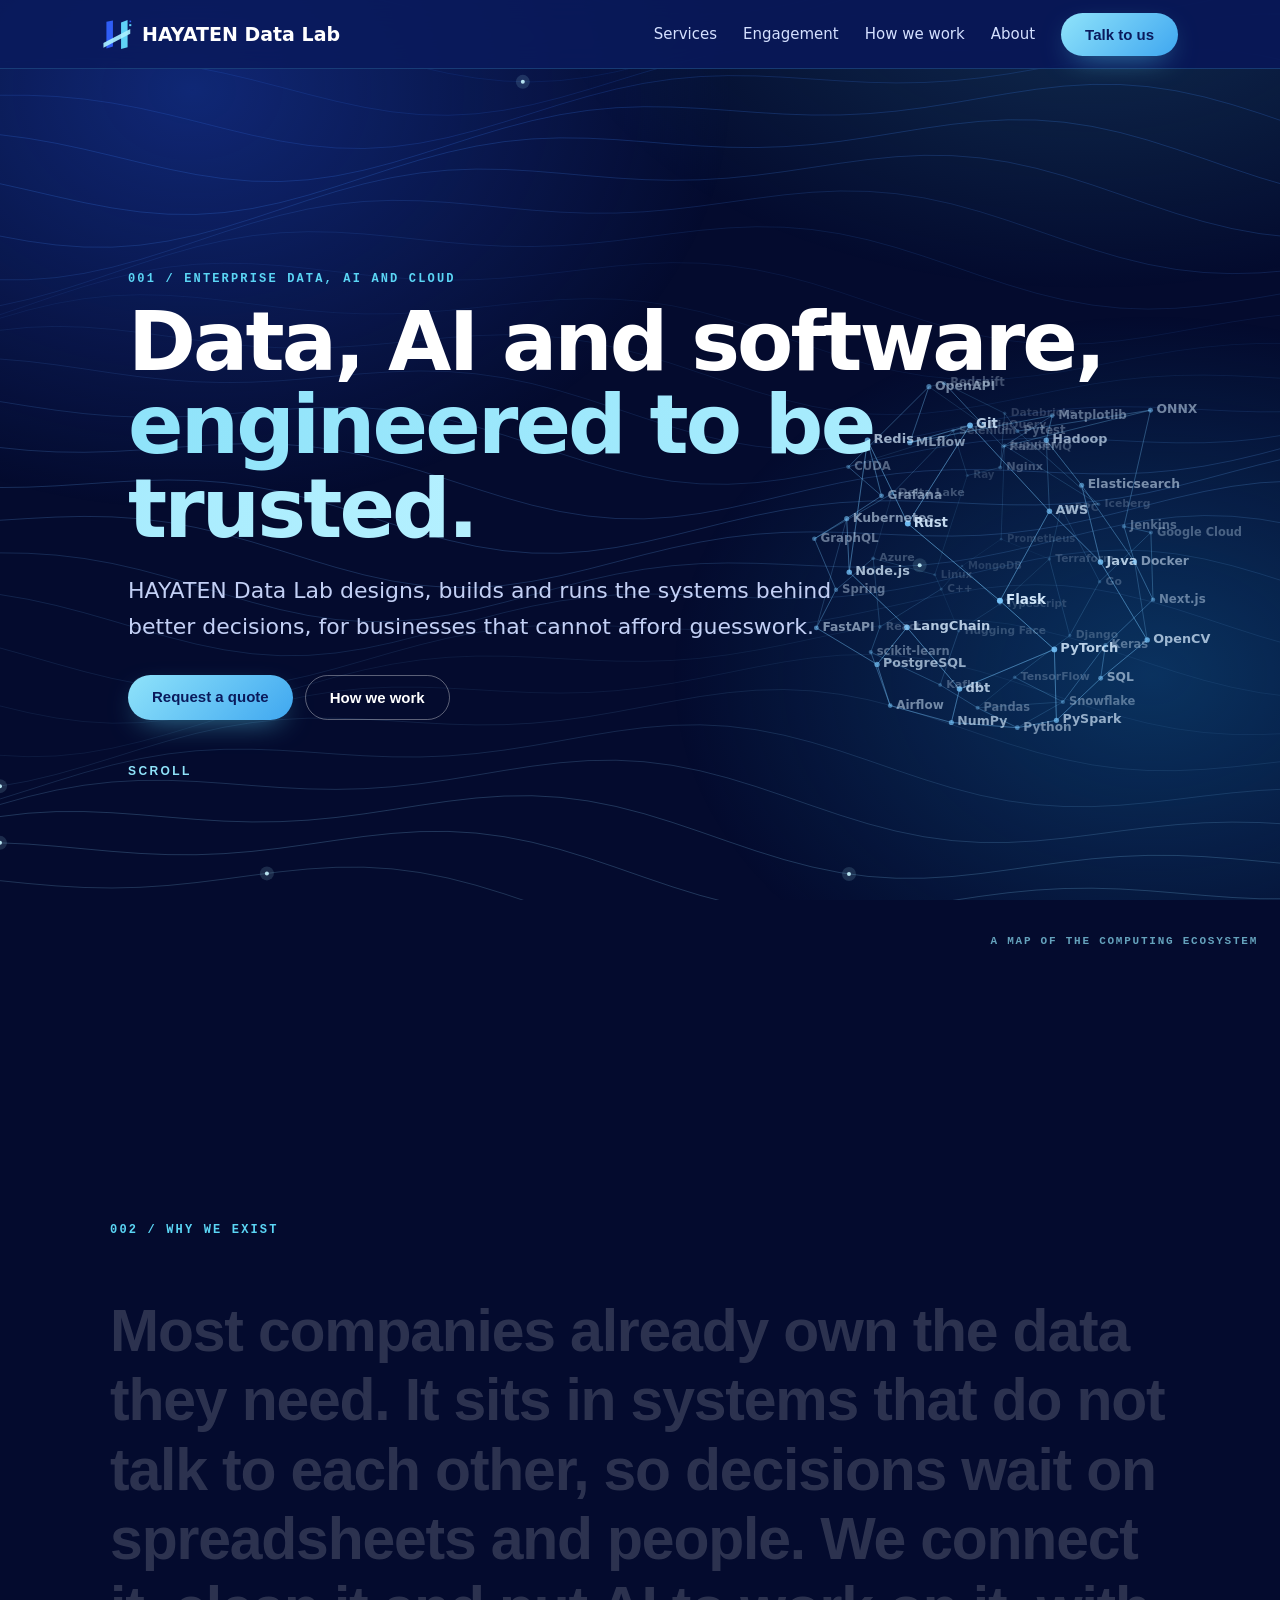
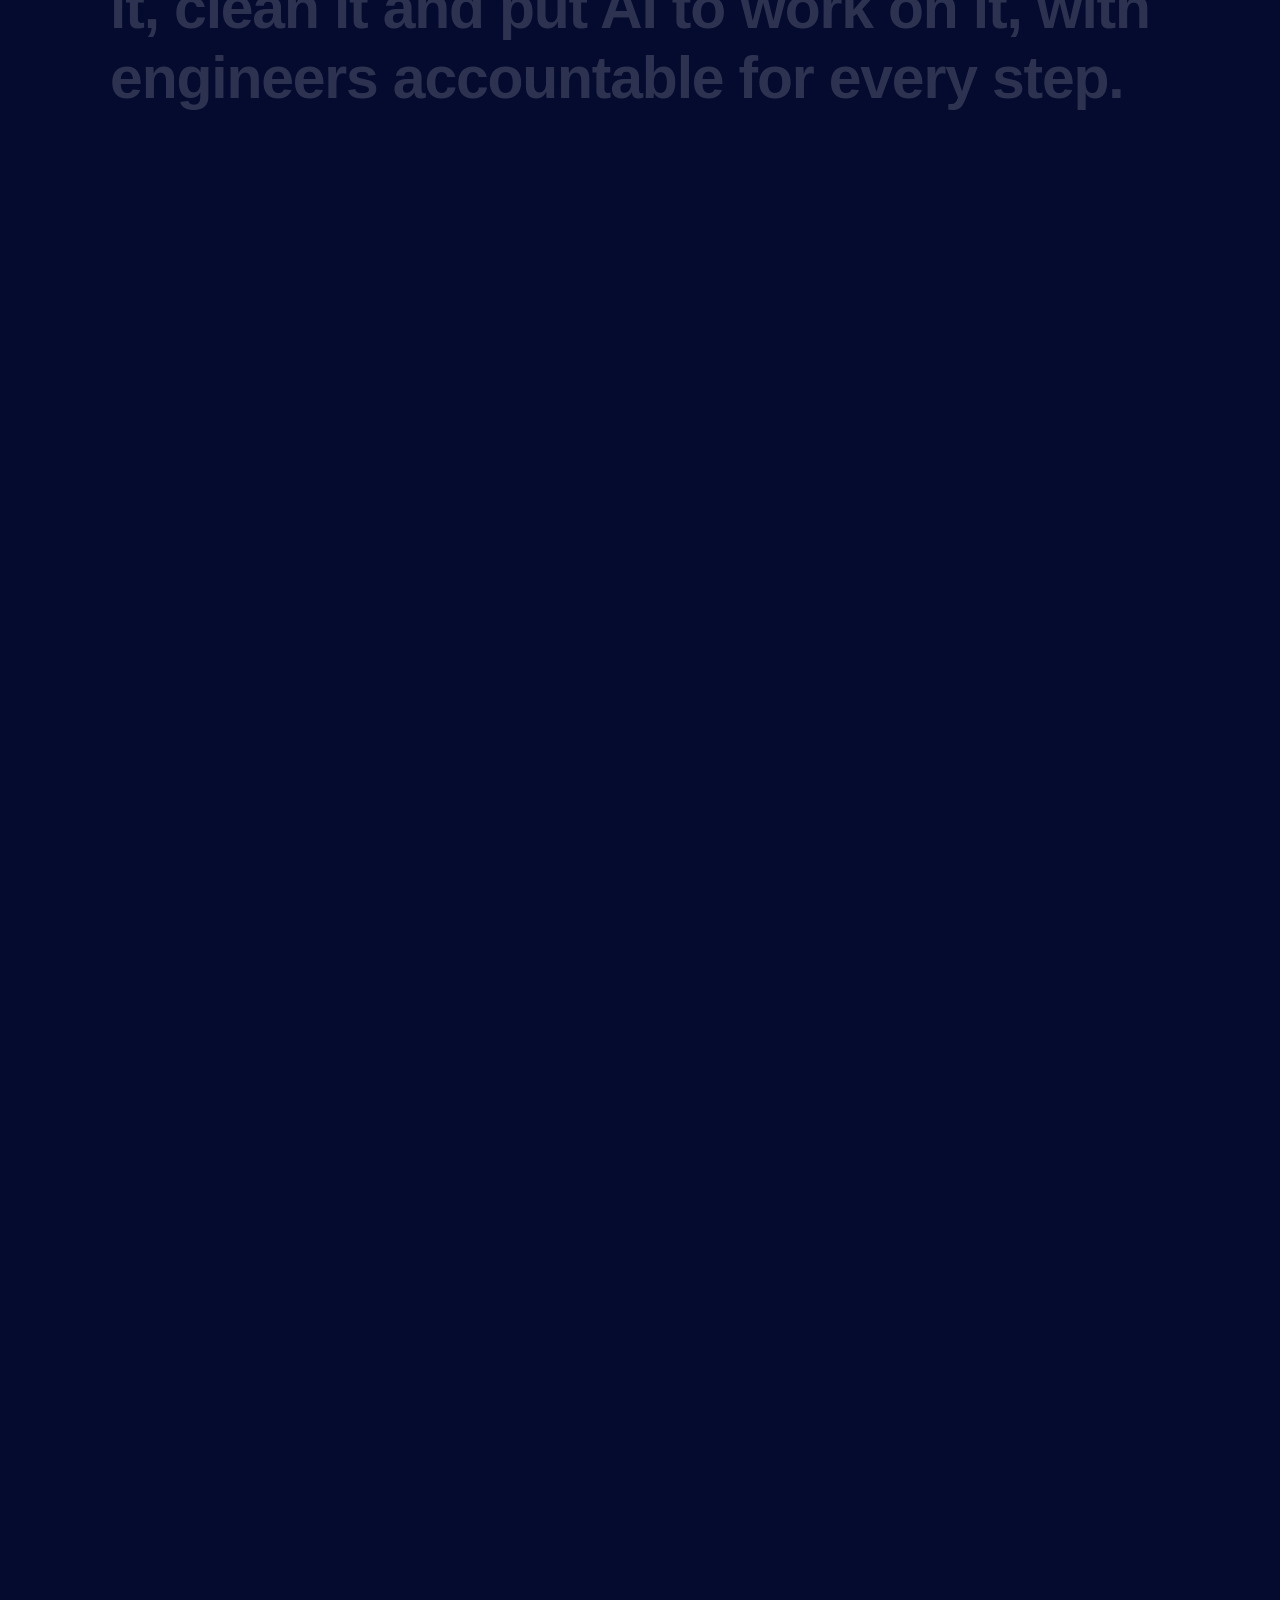
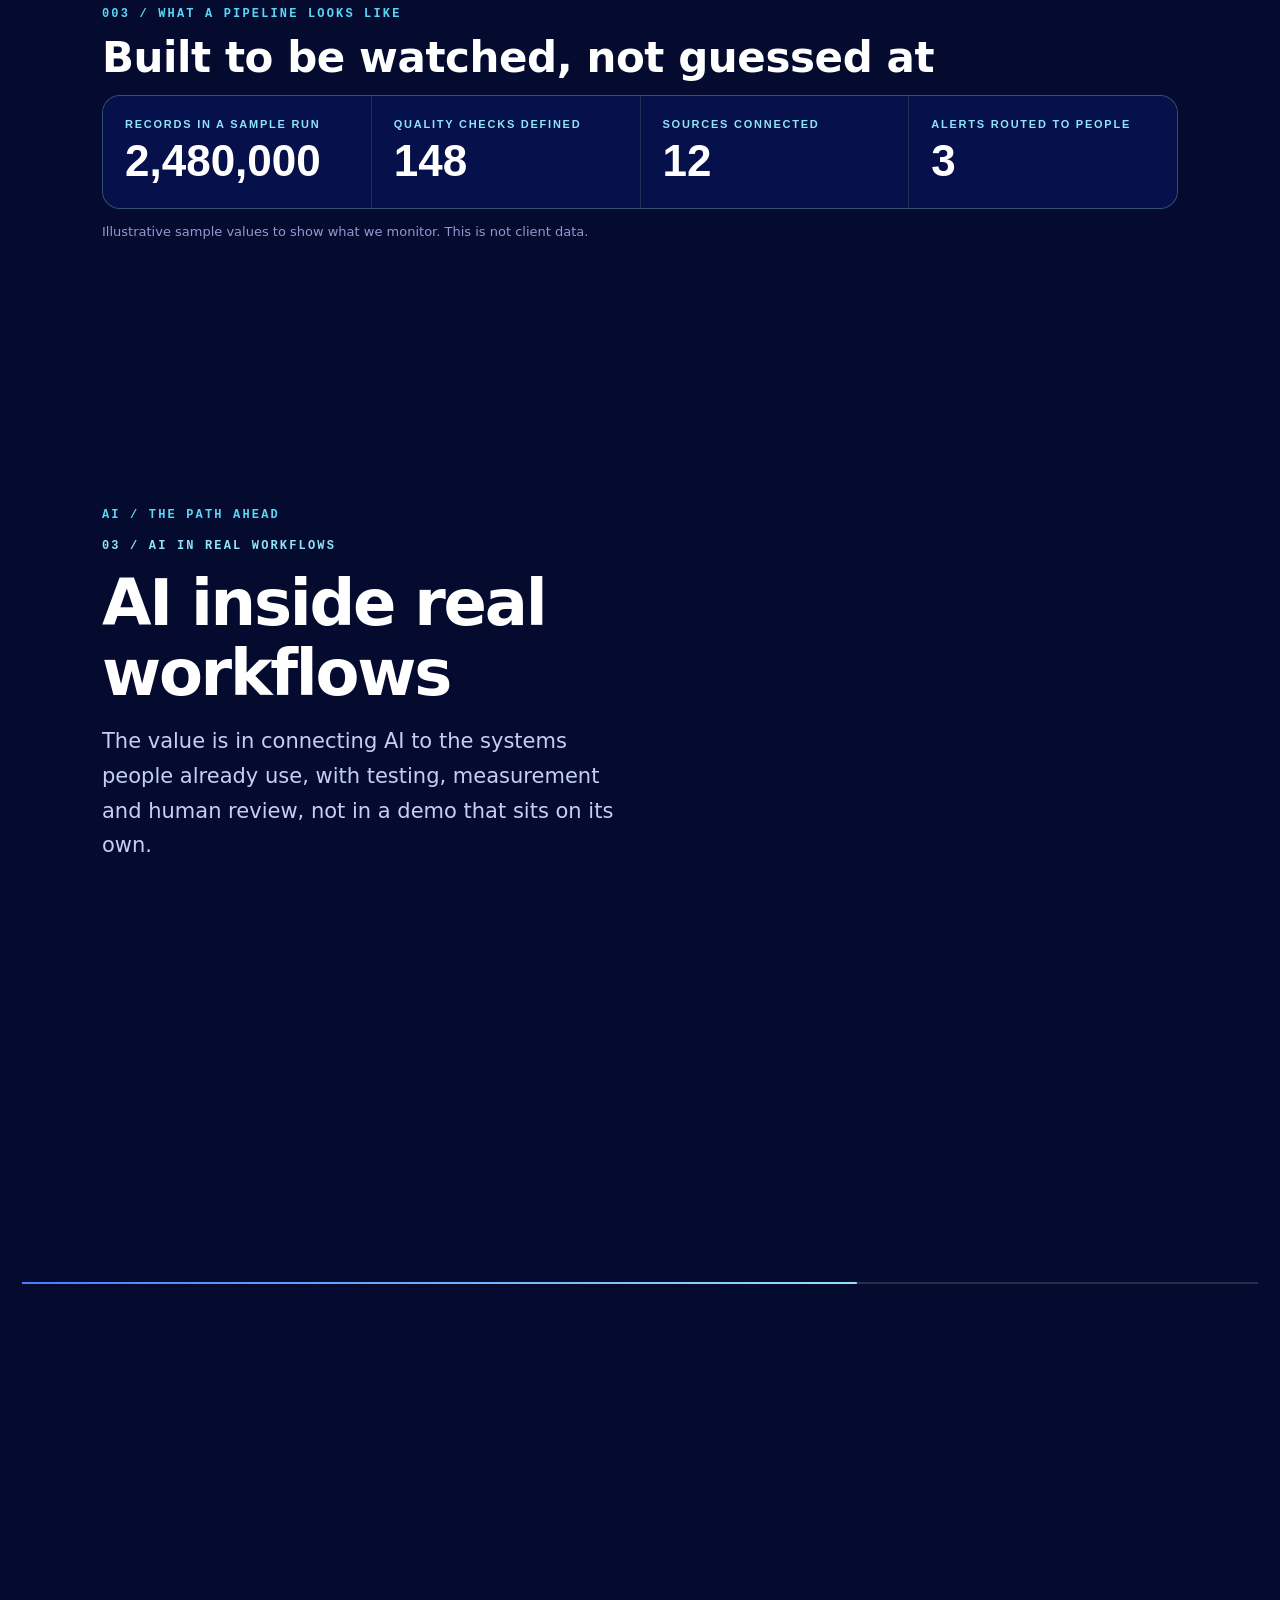
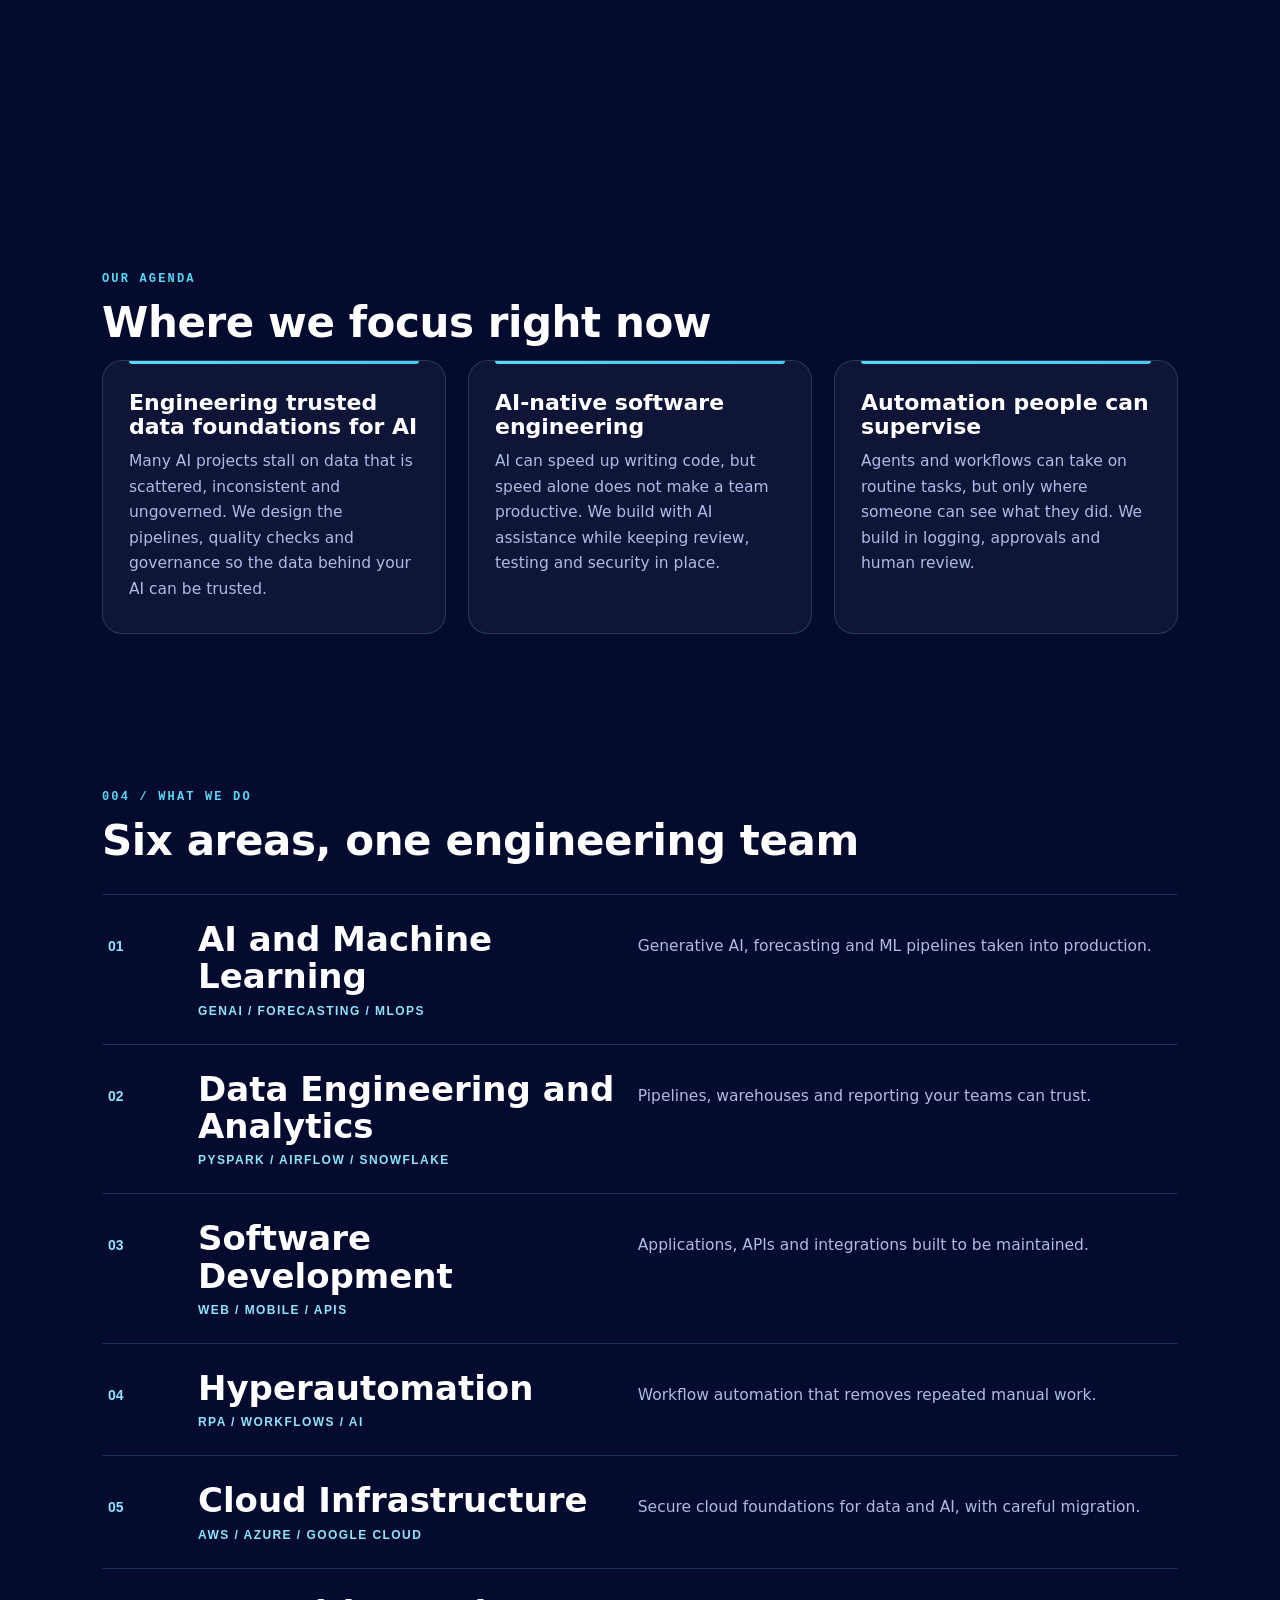
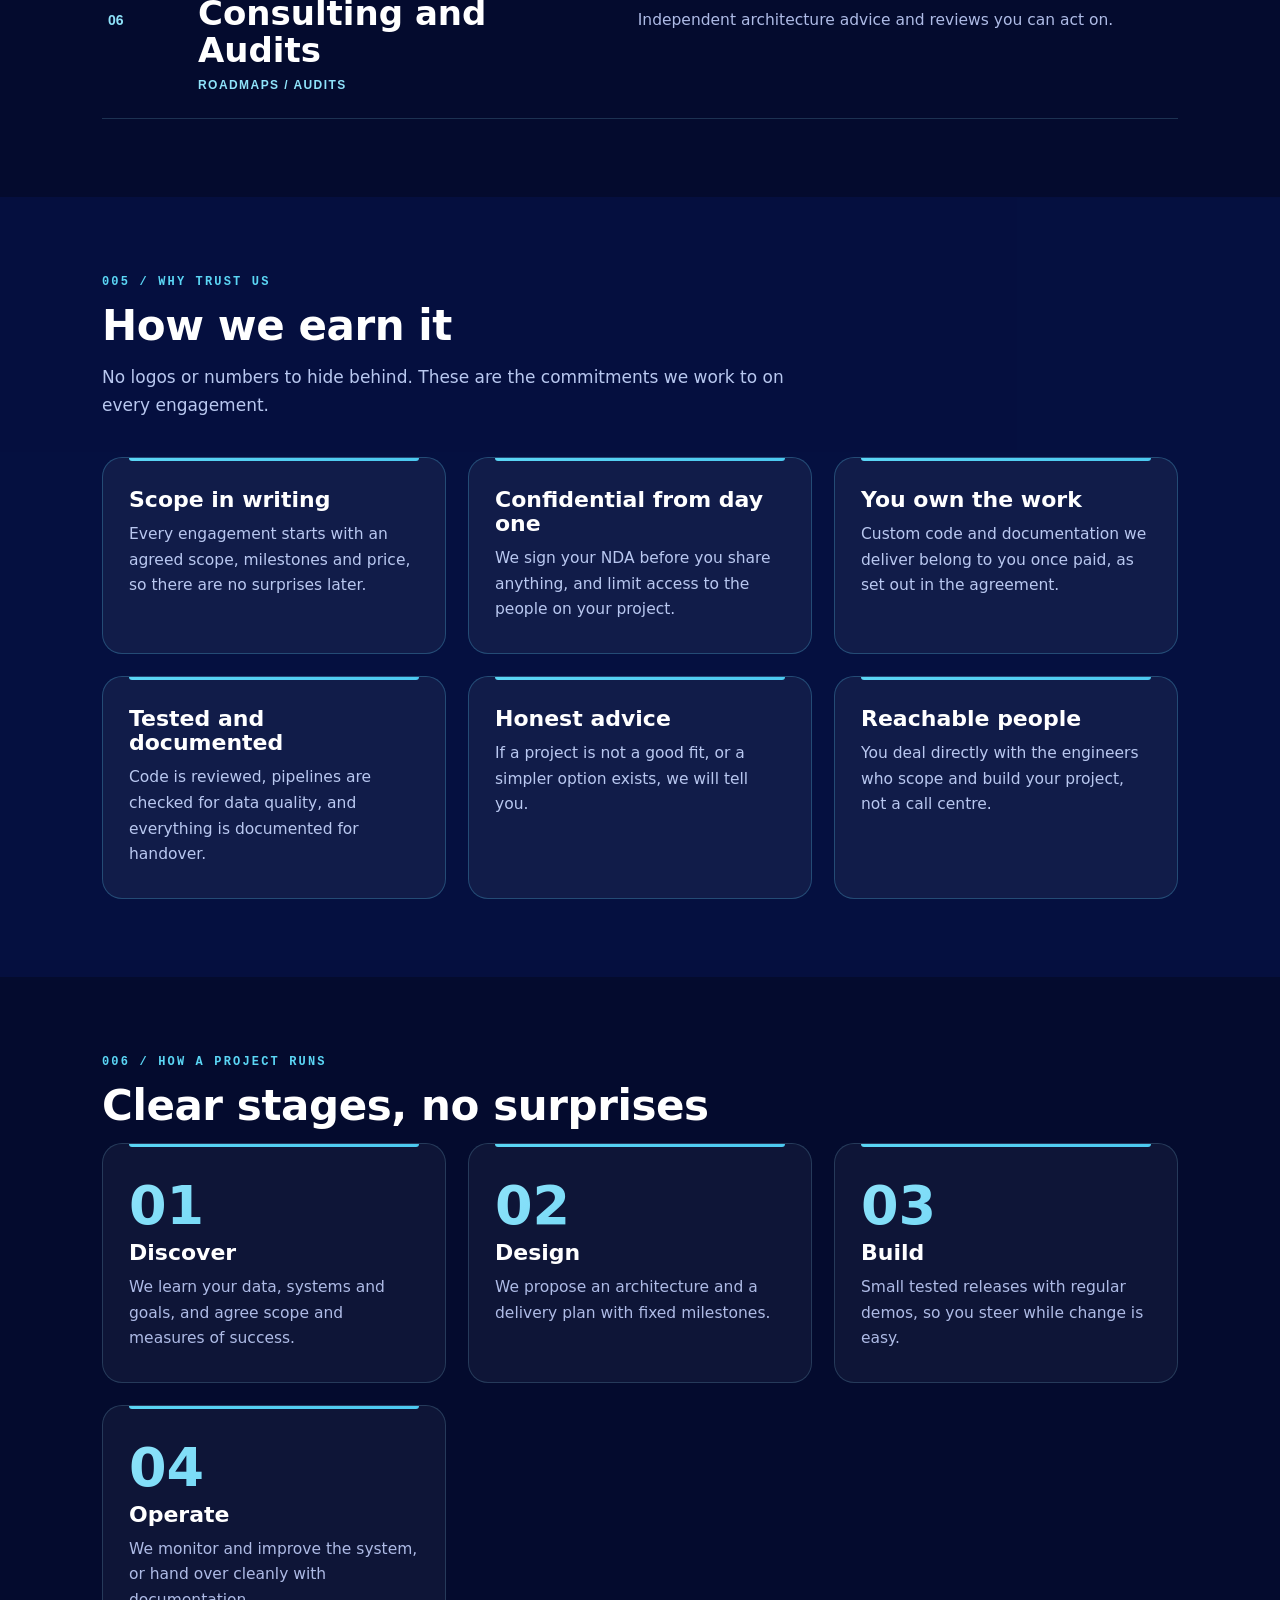
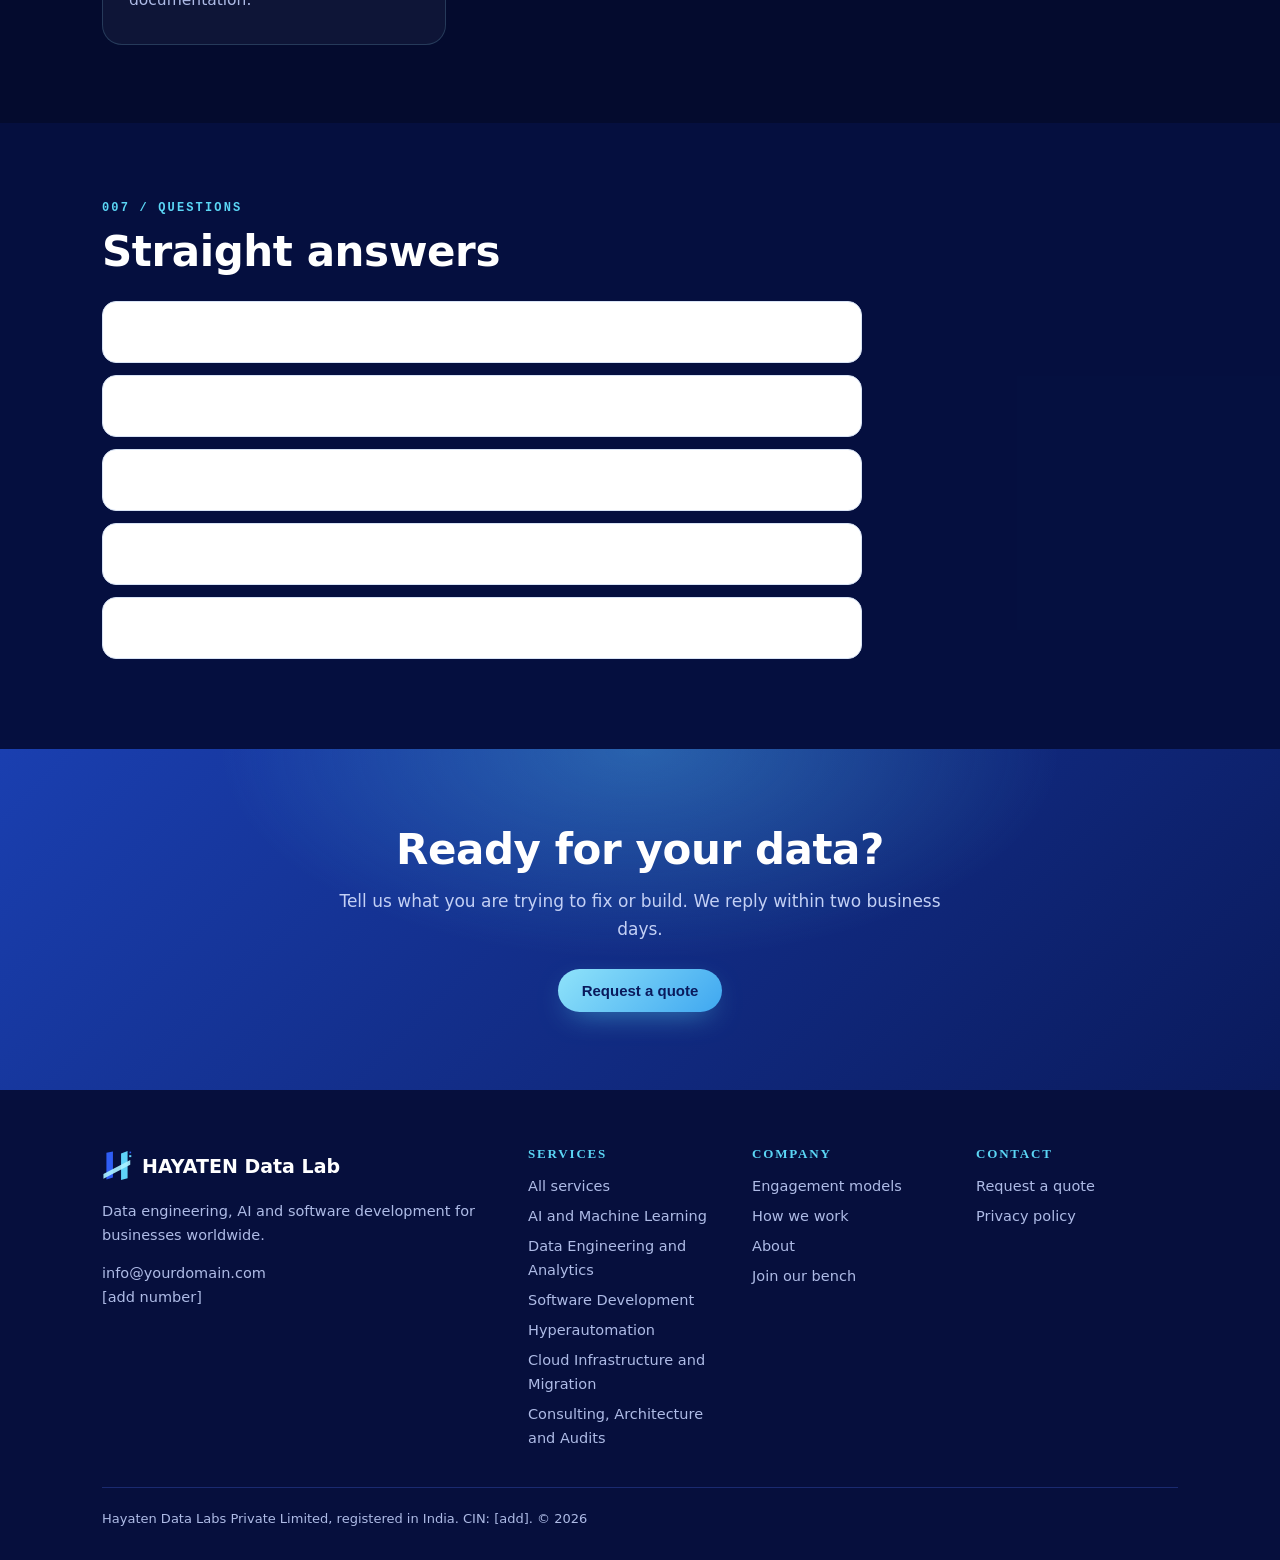
<file: index.html>
<!DOCTYPE html><html lang="en"><head><meta charset="utf-8"><meta name="viewport" content="width=device-width,initial-scale=1"><meta http-equiv="Content-Security-Policy" content="default-src 'self'; script-src 'self'; style-src 'self' 'unsafe-inline' https://fonts.googleapis.com; font-src https://fonts.gstatic.com; img-src 'self' data:; connect-src 'self'; object-src 'none'; base-uri 'self'; form-action 'self' mailto:"><meta name="referrer" content="strict-origin-when-cross-origin"><title>Data engineering, AI and software development | HAYATEN Data Lab</title><meta name="description" content="Hayaten Data Labs builds data platforms, AI solutions, automation and custom software for businesses worldwide."><link rel="preconnect" href="https://fonts.googleapis.com"><link rel="preconnect" href="https://fonts.gstatic.com" crossorigin><link href="https://fonts.googleapis.com/css2?family=Manrope:wght@400;600;700;800&display=swap" rel="stylesheet"><link rel="stylesheet" href="assets/style.css"></head><body>
<header><div class="wrap nav"><a class="logo" href="index.html"><svg width="30" height="33" viewBox="0 0 170 185" aria-hidden="true"><polygon points="25,20 62,13 62,160 25,172" fill="#2f5df5"/><polygon points="108,25 145,10 145,165 108,175" fill="#5fd3f7"/><polygon points="8,140 160,62 160,88 8,168" fill="#a9f1ff" fill-opacity=".92"/><rect x="156" y="14" width="9" height="9" fill="#2f5df5"/><rect x="154" y="34" width="12" height="11" fill="#5fd3f7"/></svg>HAYATEN Data Lab</a><input type="checkbox" id="m"><label class="burger" for="m" aria-label="Menu">&#9776;</label><nav><a href="services.html">Services</a><a href="engagement-models.html">Engagement</a><a href="how-we-work.html">How we work</a><a href="about.html">About</a><a class="btn" href="contact.html">Talk to us</a></nav></div></header>
<main><noscript><style>#pre{display:none}</style></noscript><div id="hud"><span id="hl"></span><i><b id="hb"></b></i></div><div id="pre"><div id="pct">0</div><button id="skip" type="button">SKIP</button></div>
<section class="hero big"><div class="wrap"><div><div class="eyebrow">001 / Enterprise data, AI and cloud</div><h1>Data, AI and software, <em>engineered to be trusted.</em></h1><p>HAYATEN Data Lab designs, builds and runs the systems behind better decisions, for businesses that cannot afford guesswork.</p><div class="cta"><a class="btn" href="contact.html">Request a quote</a><a class="btn ghost" href="how-we-work.html">How we work</a></div><div class="scrollhint">SCROLL</div></div></div></section>
<section class="mfx"><div class="stick"><div class="wrap"><div class="eyebrow">002 / Why we exist</div><p class="mf">Most companies already own the data they need. It sits in systems that do not talk to each other, so decisions wait on spreadsheets and people. We connect it, clean it and put AI to work on it, with engineers accountable for every step.</p></div></div></section>
<section><div class="wrap"><div class="eyebrow">003 / What a pipeline looks like</div><h2>Built to be watched, not guessed at</h2><div class="tel"><div><small>Records in a sample run</small><b data-to="2480000">0</b></div><div><small>Quality checks defined</small><b data-to="148">0</b></div><div><small>Sources connected</small><b data-to="12">0</b></div><div><small>Alerts routed to people</small><b data-to="3">0</b></div></div><p class="note">Illustrative sample values to show what we monitor. This is not client data.</p></div></section>
<section class="path"><div class="stick"><canvas></canvas><div class="wrap"><div class="eyebrow">AI / The path ahead</div><div class="caps"><div class="cap on"><span>01 / WORK IS CHANGING</span><h2>Work is changing</h2><p>AI is taking over routine work such as reading documents, sorting requests, drafting replies and spotting patterns. People move to the parts that need judgement.</p></div><div class="cap"><span>02 / DATA IS THE FUEL</span><h2>Data is the fuel</h2><p>AI is only as good as the data beneath it. Clean, connected and well-governed data comes first. Moving old systems to the cloud is one step on that road, not the destination.</p></div><div class="cap"><span>03 / AI IN REAL WORKFLOWS</span><h2>AI inside real workflows</h2><p>The value is in connecting AI to the systems people already use, with testing, measurement and human review, not in a demo that sits on its own.</p></div><div class="cap"><span>04 / ENGINEERS MAKE IT TRUSTWORTHY</span><h2>Engineers make it trustworthy</h2><p>Someone must design the architecture, check the results, secure the data and be accountable when something goes wrong. Software engineers turn AI into a dependable system.</p></div></div></div><div class="pbar"><i></i></div></div></section>
<section><div class="wrap"><div class="eyebrow">Our agenda</div><h2>Where we focus right now</h2><div class="grid"><div class="card"><h3>Engineering trusted data foundations for AI</h3><p>Many AI projects stall on data that is scattered, inconsistent and ungoverned. We design the pipelines, quality checks and governance so the data behind your AI can be trusted.</p></div><div class="card"><h3>AI-native software engineering</h3><p>AI can speed up writing code, but speed alone does not make a team productive. We build with AI assistance while keeping review, testing and security in place.</p></div><div class="card"><h3>Automation people can supervise</h3><p>Agents and workflows can take on routine tasks, but only where someone can see what they did. We build in logging, approvals and human review.</p></div></div></div></section><section><div class="wrap"><div class="eyebrow">004 / What we do</div><h2>Six areas, one engineering team</h2><div class="idx" style="margin-top:30px"><a href="ai-machine-learning.html"><i>01</i><div><h3>AI and Machine Learning</h3><em>GenAI / Forecasting / MLOps</em></div><p>Generative AI, forecasting and ML pipelines taken into production.</p></a><a href="data-engineering.html"><i>02</i><div><h3>Data Engineering and Analytics</h3><em>PySpark / Airflow / Snowflake</em></div><p>Pipelines, warehouses and reporting your teams can trust.</p></a><a href="software-development.html"><i>03</i><div><h3>Software Development</h3><em>Web / Mobile / APIs</em></div><p>Applications, APIs and integrations built to be maintained.</p></a><a href="hyperautomation.html"><i>04</i><div><h3>Hyperautomation</h3><em>RPA / Workflows / AI</em></div><p>Workflow automation that removes repeated manual work.</p></a><a href="cloud-migration.html"><i>05</i><div><h3>Cloud Infrastructure</h3><em>AWS / Azure / Google Cloud</em></div><p>Secure cloud foundations for data and AI, with careful migration.</p></a><a href="consulting-audits.html"><i>06</i><div><h3>Consulting and Audits</h3><em>Roadmaps / Audits</em></div><p>Independent architecture advice and reviews you can act on.</p></a></div></div></section>
<section class="band"><div class="wrap"><div class="eyebrow">005 / Why trust us</div><h2>How we earn it</h2><p class="lead">No logos or numbers to hide behind. These are the commitments we work to on every engagement.</p><div class="grid"><div class="card"><h3>Scope in writing</h3><p>Every engagement starts with an agreed scope, milestones and price, so there are no surprises later.</p></div><div class="card"><h3>Confidential from day one</h3><p>We sign your NDA before you share anything, and limit access to the people on your project.</p></div><div class="card"><h3>You own the work</h3><p>Custom code and documentation we deliver belong to you once paid, as set out in the agreement.</p></div><div class="card"><h3>Tested and documented</h3><p>Code is reviewed, pipelines are checked for data quality, and everything is documented for handover.</p></div><div class="card"><h3>Honest advice</h3><p>If a project is not a good fit, or a simpler option exists, we will tell you.</p></div><div class="card"><h3>Reachable people</h3><p>You deal directly with the engineers who scope and build your project, not a call centre.</p></div></div></div></section>
<section><div class="wrap"><div class="eyebrow">006 / How a project runs</div><h2>Clear stages, no surprises</h2><div class="grid"><div class="card step"><b>01</b><h3>Discover</h3><p>We learn your data, systems and goals, and agree scope and measures of success.</p></div><div class="card step"><b>02</b><h3>Design</h3><p>We propose an architecture and a delivery plan with fixed milestones.</p></div><div class="card step"><b>03</b><h3>Build</h3><p>Small tested releases with regular demos, so you steer while change is easy.</p></div><div class="card step"><b>04</b><h3>Operate</h3><p>We monitor and improve the system, or hand over cleanly with documentation.</p></div></div></div></section>
<section class="band"><div class="wrap"><div class="eyebrow">007 / Questions</div><h2>Straight answers</h2><div style="max-width:760px;margin-top:26px"><details><summary>Who owns the code?</summary><p>Custom work delivered to you belongs to you once it is paid for, as set out in the written agreement. We state any open-source or pre-existing components up front.</p></details><details><summary>Do you sign an NDA?</summary><p>Yes. We are happy to sign yours before you share any detail, or to provide ours.</p></details><details><summary>How is pricing set?</summary><p>Fixed price for well-defined scope, with payments tied to milestones. Time-and-material for team augmentation. Estimates are written and any change is agreed before it affects cost.</p></details><details><summary>Which time zones do you work in?</summary><p>We agree working hours that overlap with yours for meetings and decisions, and communicate in clear written English.</p></details><details><summary>How do we start?</summary><p>A free 30-minute call, then usually a small fixed-scope first piece such as an audit or pilot, so you can judge our work before committing more.</p></details></div></div></section><section class="cband"><div class="wrap"><h2>Ready for your data?</h2><p>Tell us what you are trying to fix or build. We reply within two business days.</p><a class="btn" href="contact.html">Request a quote</a></div></section></main>
<footer><div class="wrap"><div class="grid"><div><a class="logo" href="index.html"><svg width="30" height="33" viewBox="0 0 170 185" aria-hidden="true"><polygon points="25,20 62,13 62,160 25,172" fill="#2f5df5"/><polygon points="108,25 145,10 145,165 108,175" fill="#5fd3f7"/><polygon points="8,140 160,62 160,88 8,168" fill="#a9f1ff" fill-opacity=".92"/><rect x="156" y="14" width="9" height="9" fill="#2f5df5"/><rect x="154" y="34" width="12" height="11" fill="#5fd3f7"/></svg>HAYATEN Data Lab</a><p>Data engineering, AI and software development for businesses worldwide.</p><p>info@yourdomain.com<br>[add number]</p></div>
<div><h3>Services</h3><a href="services.html">All services</a><a href="ai-machine-learning.html">AI and Machine Learning</a><a href="data-engineering.html">Data Engineering and Analytics</a><a href="software-development.html">Software Development</a><a href="hyperautomation.html">Hyperautomation</a><a href="cloud-migration.html">Cloud Infrastructure and Migration</a><a href="consulting-audits.html">Consulting, Architecture and Audits</a></div><div><h3>Company</h3><a href="engagement-models.html">Engagement models</a><a href="how-we-work.html">How we work</a><a href="about.html">About</a><a href="join-our-bench.html">Join our bench</a></div><div><h3>Contact</h3><a href="contact.html">Request a quote</a><a href="privacy.html">Privacy policy</a></div></div>
<div class="fine">Hayaten Data Labs Private Limited, registered in India. CIN: [add]. &copy; 2026</div></div></footer><div id="glow"></div><div id="bar"></div><script src="assets/fx.js" defer></script><script src="assets/cine.js" defer></script><script src="assets/flow.js" defer></script><script src="assets/ai.js" defer></script><script src="assets/sphere.js" defer></script></body></html>
</file>
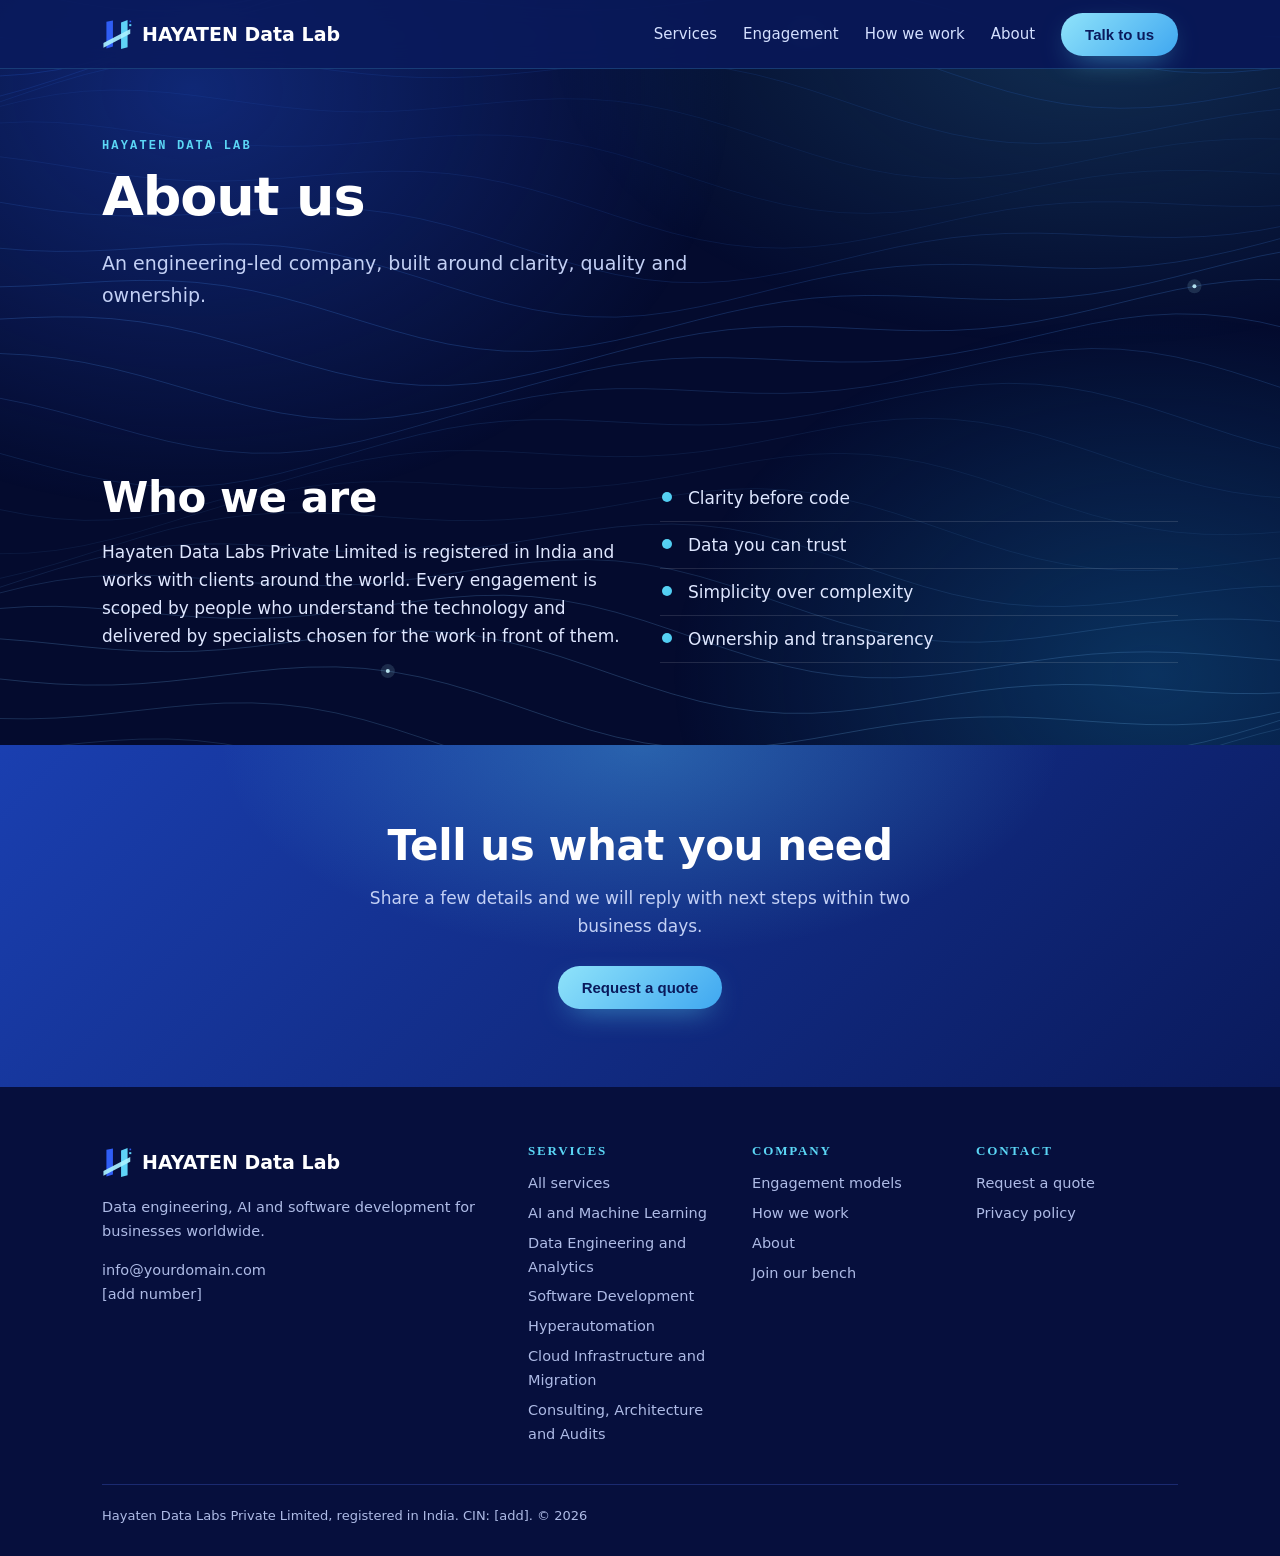
<file: about.html>
<!DOCTYPE html><html lang="en"><head><meta charset="utf-8"><meta name="viewport" content="width=device-width,initial-scale=1"><meta http-equiv="Content-Security-Policy" content="default-src 'self'; script-src 'self'; style-src 'self' 'unsafe-inline' https://fonts.googleapis.com; font-src https://fonts.gstatic.com; img-src 'self' data:; connect-src 'self'; object-src 'none'; base-uri 'self'; form-action 'self' mailto:"><meta name="referrer" content="strict-origin-when-cross-origin"><title>About us | HAYATEN Data Lab</title><meta name="description" content="Hayaten Data Labs is an India-registered technology company building data, AI and software systems."><link rel="preconnect" href="https://fonts.googleapis.com"><link rel="preconnect" href="https://fonts.gstatic.com" crossorigin><link href="https://fonts.googleapis.com/css2?family=Manrope:wght@400;600;700;800&display=swap" rel="stylesheet"><link rel="stylesheet" href="assets/style.css"></head><body>
<header><div class="wrap nav"><a class="logo" href="index.html"><svg width="30" height="33" viewBox="0 0 170 185" aria-hidden="true"><polygon points="25,20 62,13 62,160 25,172" fill="#2f5df5"/><polygon points="108,25 145,10 145,165 108,175" fill="#5fd3f7"/><polygon points="8,140 160,62 160,88 8,168" fill="#a9f1ff" fill-opacity=".92"/><rect x="156" y="14" width="9" height="9" fill="#2f5df5"/><rect x="154" y="34" width="12" height="11" fill="#5fd3f7"/></svg>HAYATEN Data Lab</a><input type="checkbox" id="m"><label class="burger" for="m" aria-label="Menu">&#9776;</label><nav><a href="services.html">Services</a><a href="engagement-models.html">Engagement</a><a href="how-we-work.html">How we work</a><a href="about.html">About</a><a class="btn" href="contact.html">Talk to us</a></nav></div></header>
<main><section class="hero ph"><div class="wrap"><div><div class="eyebrow">HAYATEN Data Lab</div><h1>About us</h1><p>An engineering-led company, built around clarity, quality and ownership.</p></div></div></section><section><div class="wrap two"><div><h2>Who we are</h2><p>Hayaten Data Labs Private Limited is registered in India and works with clients around the world. Every engagement is scoped by people who understand the technology and delivered by specialists chosen for the work in front of them.</p></div><div><ul class="tick"><li>Clarity before code</li><li>Data you can trust</li><li>Simplicity over complexity</li><li>Ownership and transparency</li></ul></div></div></section><section class="cband"><div class="wrap"><h2>Tell us what you need</h2><p>Share a few details and we will reply with next steps within two business days.</p><a class="btn" href="contact.html">Request a quote</a></div></section></main>
<footer><div class="wrap"><div class="grid"><div><a class="logo" href="index.html"><svg width="30" height="33" viewBox="0 0 170 185" aria-hidden="true"><polygon points="25,20 62,13 62,160 25,172" fill="#2f5df5"/><polygon points="108,25 145,10 145,165 108,175" fill="#5fd3f7"/><polygon points="8,140 160,62 160,88 8,168" fill="#a9f1ff" fill-opacity=".92"/><rect x="156" y="14" width="9" height="9" fill="#2f5df5"/><rect x="154" y="34" width="12" height="11" fill="#5fd3f7"/></svg>HAYATEN Data Lab</a><p>Data engineering, AI and software development for businesses worldwide.</p><p>info@yourdomain.com<br>[add number]</p></div>
<div><h3>Services</h3><a href="services.html">All services</a><a href="ai-machine-learning.html">AI and Machine Learning</a><a href="data-engineering.html">Data Engineering and Analytics</a><a href="software-development.html">Software Development</a><a href="hyperautomation.html">Hyperautomation</a><a href="cloud-migration.html">Cloud Infrastructure and Migration</a><a href="consulting-audits.html">Consulting, Architecture and Audits</a></div><div><h3>Company</h3><a href="engagement-models.html">Engagement models</a><a href="how-we-work.html">How we work</a><a href="about.html">About</a><a href="join-our-bench.html">Join our bench</a></div><div><h3>Contact</h3><a href="contact.html">Request a quote</a><a href="privacy.html">Privacy policy</a></div></div>
<div class="fine">Hayaten Data Labs Private Limited, registered in India. CIN: [add]. &copy; 2026</div></div></footer><div id="glow"></div><div id="bar"></div><script src="assets/fx.js" defer></script><script src="assets/cine.js" defer></script><script src="assets/flow.js" defer></script><script src="assets/ai.js" defer></script><script src="assets/sphere.js" defer></script></body></html>
</file>
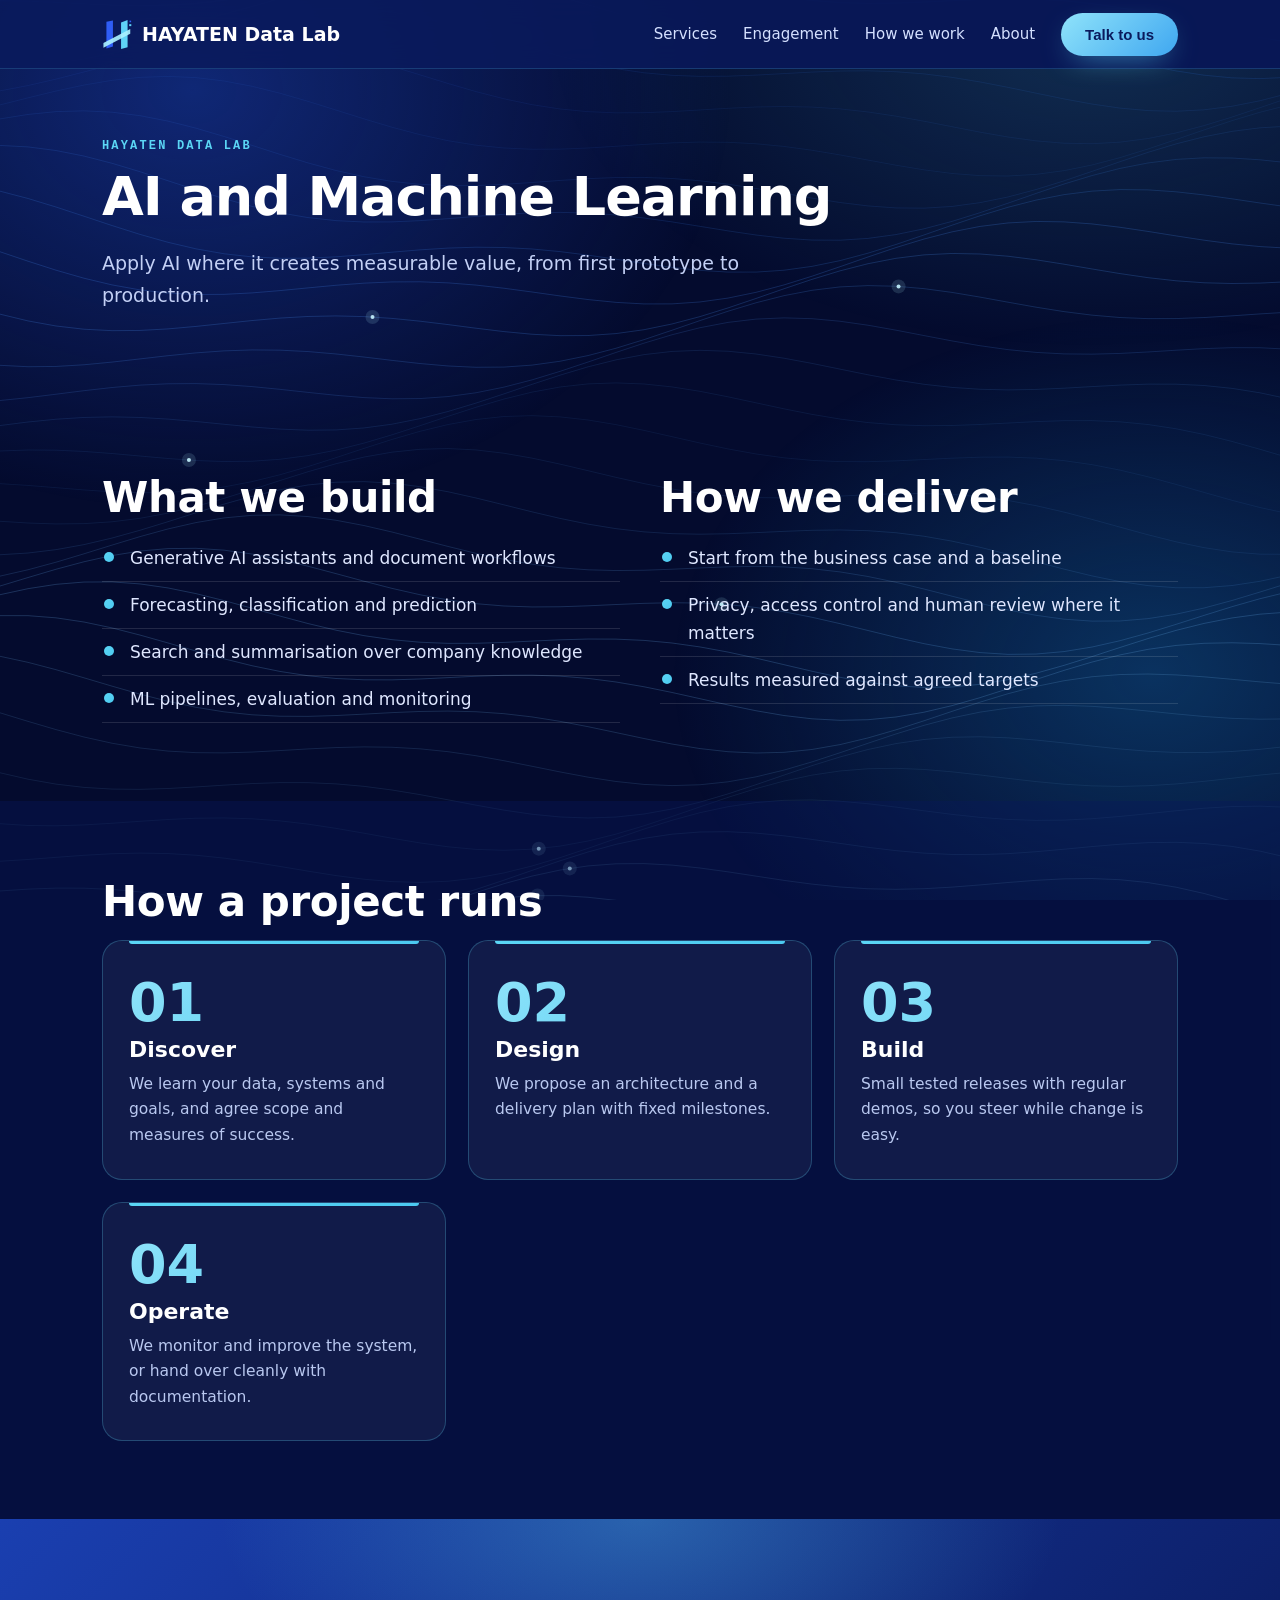
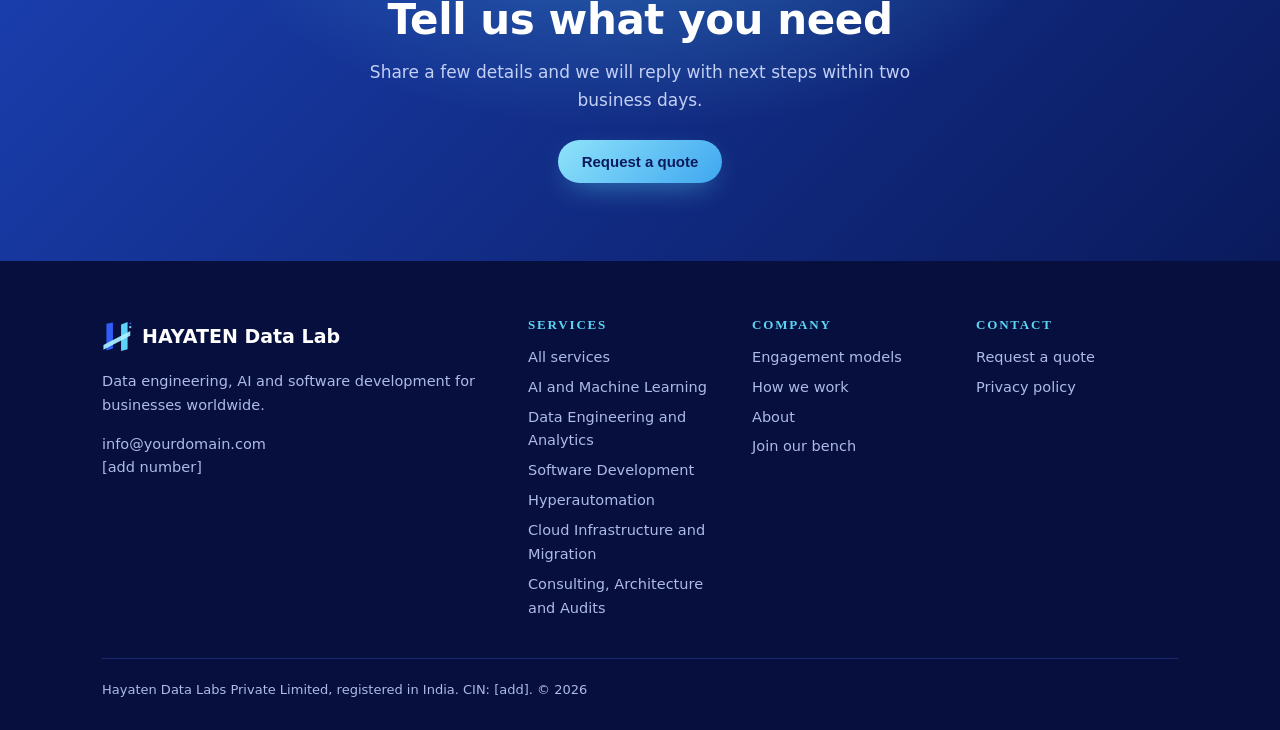
<file: ai-machine-learning.html>
<!DOCTYPE html><html lang="en"><head><meta charset="utf-8"><meta name="viewport" content="width=device-width,initial-scale=1"><meta http-equiv="Content-Security-Policy" content="default-src 'self'; script-src 'self'; style-src 'self' 'unsafe-inline' https://fonts.googleapis.com; font-src https://fonts.gstatic.com; img-src 'self' data:; connect-src 'self'; object-src 'none'; base-uri 'self'; form-action 'self' mailto:"><meta name="referrer" content="strict-origin-when-cross-origin"><title>AI and Machine Learning | HAYATEN Data Lab</title><meta name="description" content="Apply AI where it creates measurable value, from first prototype to production."><link rel="preconnect" href="https://fonts.googleapis.com"><link rel="preconnect" href="https://fonts.gstatic.com" crossorigin><link href="https://fonts.googleapis.com/css2?family=Manrope:wght@400;600;700;800&display=swap" rel="stylesheet"><link rel="stylesheet" href="assets/style.css"></head><body>
<header><div class="wrap nav"><a class="logo" href="index.html"><svg width="30" height="33" viewBox="0 0 170 185" aria-hidden="true"><polygon points="25,20 62,13 62,160 25,172" fill="#2f5df5"/><polygon points="108,25 145,10 145,165 108,175" fill="#5fd3f7"/><polygon points="8,140 160,62 160,88 8,168" fill="#a9f1ff" fill-opacity=".92"/><rect x="156" y="14" width="9" height="9" fill="#2f5df5"/><rect x="154" y="34" width="12" height="11" fill="#5fd3f7"/></svg>HAYATEN Data Lab</a><input type="checkbox" id="m"><label class="burger" for="m" aria-label="Menu">&#9776;</label><nav><a href="services.html">Services</a><a href="engagement-models.html">Engagement</a><a href="how-we-work.html">How we work</a><a href="about.html">About</a><a class="btn" href="contact.html">Talk to us</a></nav></div></header>
<main><section class="hero ph"><div class="wrap"><div><div class="eyebrow">HAYATEN Data Lab</div><h1>AI and Machine Learning</h1><p>Apply AI where it creates measurable value, from first prototype to production.</p></div></div></section><section><div class="wrap two"><div><h2>What we build</h2><ul class="tick"><li>Generative AI assistants and document workflows</li><li>Forecasting, classification and prediction</li><li>Search and summarisation over company knowledge</li><li>ML pipelines, evaluation and monitoring</li></ul></div><div><h2>How we deliver</h2><ul class="tick"><li>Start from the business case and a baseline</li><li>Privacy, access control and human review where it matters</li><li>Results measured against agreed targets</li></ul></div></div></section><section class="band"><div class="wrap"><h2>How a project runs</h2><div class="grid"><div class="card step"><b>01</b><h3>Discover</h3><p>We learn your data, systems and goals, and agree scope and measures of success.</p></div><div class="card step"><b>02</b><h3>Design</h3><p>We propose an architecture and a delivery plan with fixed milestones.</p></div><div class="card step"><b>03</b><h3>Build</h3><p>Small tested releases with regular demos, so you steer while change is easy.</p></div><div class="card step"><b>04</b><h3>Operate</h3><p>We monitor and improve the system, or hand over cleanly with documentation.</p></div></div></div></section><section class="cband"><div class="wrap"><h2>Tell us what you need</h2><p>Share a few details and we will reply with next steps within two business days.</p><a class="btn" href="contact.html">Request a quote</a></div></section></main>
<footer><div class="wrap"><div class="grid"><div><a class="logo" href="index.html"><svg width="30" height="33" viewBox="0 0 170 185" aria-hidden="true"><polygon points="25,20 62,13 62,160 25,172" fill="#2f5df5"/><polygon points="108,25 145,10 145,165 108,175" fill="#5fd3f7"/><polygon points="8,140 160,62 160,88 8,168" fill="#a9f1ff" fill-opacity=".92"/><rect x="156" y="14" width="9" height="9" fill="#2f5df5"/><rect x="154" y="34" width="12" height="11" fill="#5fd3f7"/></svg>HAYATEN Data Lab</a><p>Data engineering, AI and software development for businesses worldwide.</p><p>info@yourdomain.com<br>[add number]</p></div>
<div><h3>Services</h3><a href="services.html">All services</a><a href="ai-machine-learning.html">AI and Machine Learning</a><a href="data-engineering.html">Data Engineering and Analytics</a><a href="software-development.html">Software Development</a><a href="hyperautomation.html">Hyperautomation</a><a href="cloud-migration.html">Cloud Infrastructure and Migration</a><a href="consulting-audits.html">Consulting, Architecture and Audits</a></div><div><h3>Company</h3><a href="engagement-models.html">Engagement models</a><a href="how-we-work.html">How we work</a><a href="about.html">About</a><a href="join-our-bench.html">Join our bench</a></div><div><h3>Contact</h3><a href="contact.html">Request a quote</a><a href="privacy.html">Privacy policy</a></div></div>
<div class="fine">Hayaten Data Labs Private Limited, registered in India. CIN: [add]. &copy; 2026</div></div></footer><div id="glow"></div><div id="bar"></div><script src="assets/fx.js" defer></script><script src="assets/cine.js" defer></script><script src="assets/flow.js" defer></script><script src="assets/ai.js" defer></script><script src="assets/sphere.js" defer></script></body></html>
</file>
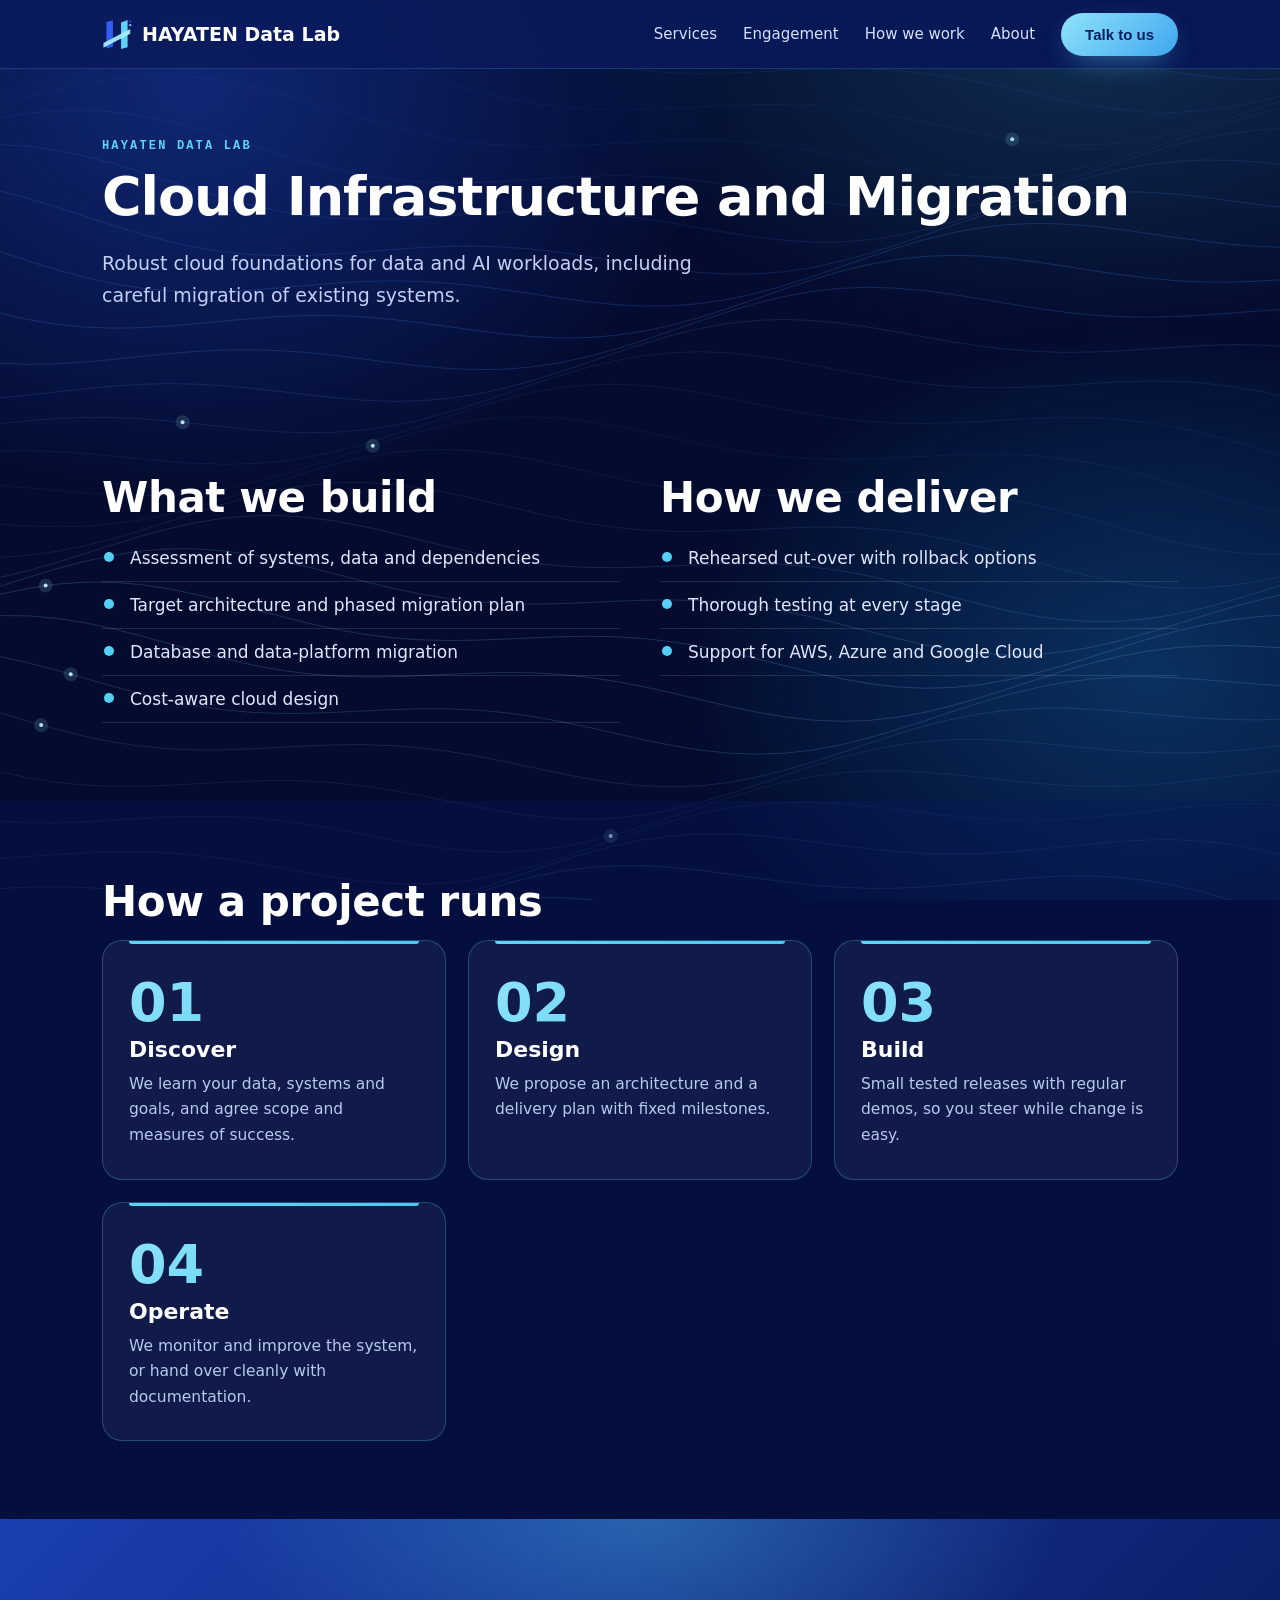
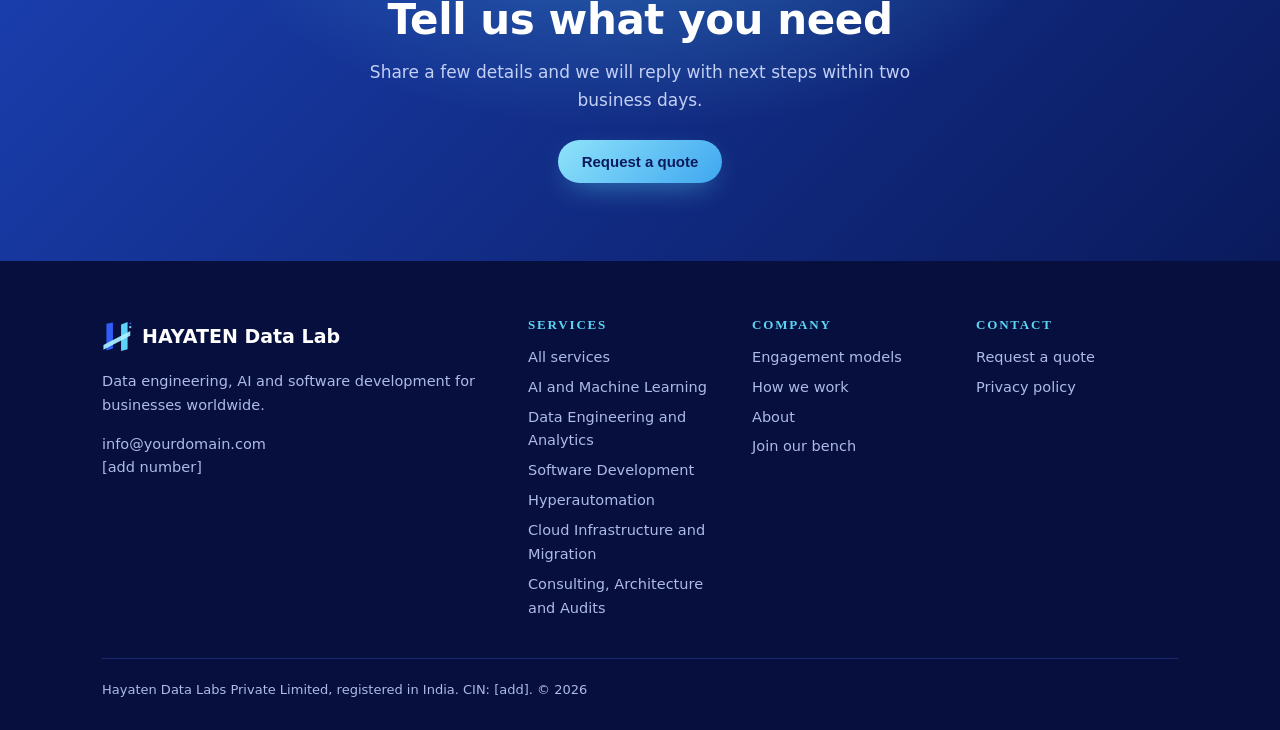
<file: cloud-migration.html>
<!DOCTYPE html><html lang="en"><head><meta charset="utf-8"><meta name="viewport" content="width=device-width,initial-scale=1"><meta http-equiv="Content-Security-Policy" content="default-src 'self'; script-src 'self'; style-src 'self' 'unsafe-inline' https://fonts.googleapis.com; font-src https://fonts.gstatic.com; img-src 'self' data:; connect-src 'self'; object-src 'none'; base-uri 'self'; form-action 'self' mailto:"><meta name="referrer" content="strict-origin-when-cross-origin"><title>Cloud Infrastructure and Migration | HAYATEN Data Lab</title><meta name="description" content="Robust cloud foundations for data and AI workloads, including careful migration of existing systems."><link rel="preconnect" href="https://fonts.googleapis.com"><link rel="preconnect" href="https://fonts.gstatic.com" crossorigin><link href="https://fonts.googleapis.com/css2?family=Manrope:wght@400;600;700;800&display=swap" rel="stylesheet"><link rel="stylesheet" href="assets/style.css"></head><body>
<header><div class="wrap nav"><a class="logo" href="index.html"><svg width="30" height="33" viewBox="0 0 170 185" aria-hidden="true"><polygon points="25,20 62,13 62,160 25,172" fill="#2f5df5"/><polygon points="108,25 145,10 145,165 108,175" fill="#5fd3f7"/><polygon points="8,140 160,62 160,88 8,168" fill="#a9f1ff" fill-opacity=".92"/><rect x="156" y="14" width="9" height="9" fill="#2f5df5"/><rect x="154" y="34" width="12" height="11" fill="#5fd3f7"/></svg>HAYATEN Data Lab</a><input type="checkbox" id="m"><label class="burger" for="m" aria-label="Menu">&#9776;</label><nav><a href="services.html">Services</a><a href="engagement-models.html">Engagement</a><a href="how-we-work.html">How we work</a><a href="about.html">About</a><a class="btn" href="contact.html">Talk to us</a></nav></div></header>
<main><section class="hero ph"><div class="wrap"><div><div class="eyebrow">HAYATEN Data Lab</div><h1>Cloud Infrastructure and Migration</h1><p>Robust cloud foundations for data and AI workloads, including careful migration of existing systems.</p></div></div></section><section><div class="wrap two"><div><h2>What we build</h2><ul class="tick"><li>Assessment of systems, data and dependencies</li><li>Target architecture and phased migration plan</li><li>Database and data-platform migration</li><li>Cost-aware cloud design</li></ul></div><div><h2>How we deliver</h2><ul class="tick"><li>Rehearsed cut-over with rollback options</li><li>Thorough testing at every stage</li><li>Support for AWS, Azure and Google Cloud</li></ul></div></div></section><section class="band"><div class="wrap"><h2>How a project runs</h2><div class="grid"><div class="card step"><b>01</b><h3>Discover</h3><p>We learn your data, systems and goals, and agree scope and measures of success.</p></div><div class="card step"><b>02</b><h3>Design</h3><p>We propose an architecture and a delivery plan with fixed milestones.</p></div><div class="card step"><b>03</b><h3>Build</h3><p>Small tested releases with regular demos, so you steer while change is easy.</p></div><div class="card step"><b>04</b><h3>Operate</h3><p>We monitor and improve the system, or hand over cleanly with documentation.</p></div></div></div></section><section class="cband"><div class="wrap"><h2>Tell us what you need</h2><p>Share a few details and we will reply with next steps within two business days.</p><a class="btn" href="contact.html">Request a quote</a></div></section></main>
<footer><div class="wrap"><div class="grid"><div><a class="logo" href="index.html"><svg width="30" height="33" viewBox="0 0 170 185" aria-hidden="true"><polygon points="25,20 62,13 62,160 25,172" fill="#2f5df5"/><polygon points="108,25 145,10 145,165 108,175" fill="#5fd3f7"/><polygon points="8,140 160,62 160,88 8,168" fill="#a9f1ff" fill-opacity=".92"/><rect x="156" y="14" width="9" height="9" fill="#2f5df5"/><rect x="154" y="34" width="12" height="11" fill="#5fd3f7"/></svg>HAYATEN Data Lab</a><p>Data engineering, AI and software development for businesses worldwide.</p><p>info@yourdomain.com<br>[add number]</p></div>
<div><h3>Services</h3><a href="services.html">All services</a><a href="ai-machine-learning.html">AI and Machine Learning</a><a href="data-engineering.html">Data Engineering and Analytics</a><a href="software-development.html">Software Development</a><a href="hyperautomation.html">Hyperautomation</a><a href="cloud-migration.html">Cloud Infrastructure and Migration</a><a href="consulting-audits.html">Consulting, Architecture and Audits</a></div><div><h3>Company</h3><a href="engagement-models.html">Engagement models</a><a href="how-we-work.html">How we work</a><a href="about.html">About</a><a href="join-our-bench.html">Join our bench</a></div><div><h3>Contact</h3><a href="contact.html">Request a quote</a><a href="privacy.html">Privacy policy</a></div></div>
<div class="fine">Hayaten Data Labs Private Limited, registered in India. CIN: [add]. &copy; 2026</div></div></footer><div id="glow"></div><div id="bar"></div><script src="assets/fx.js" defer></script><script src="assets/cine.js" defer></script><script src="assets/flow.js" defer></script><script src="assets/ai.js" defer></script><script src="assets/sphere.js" defer></script></body></html>
</file>
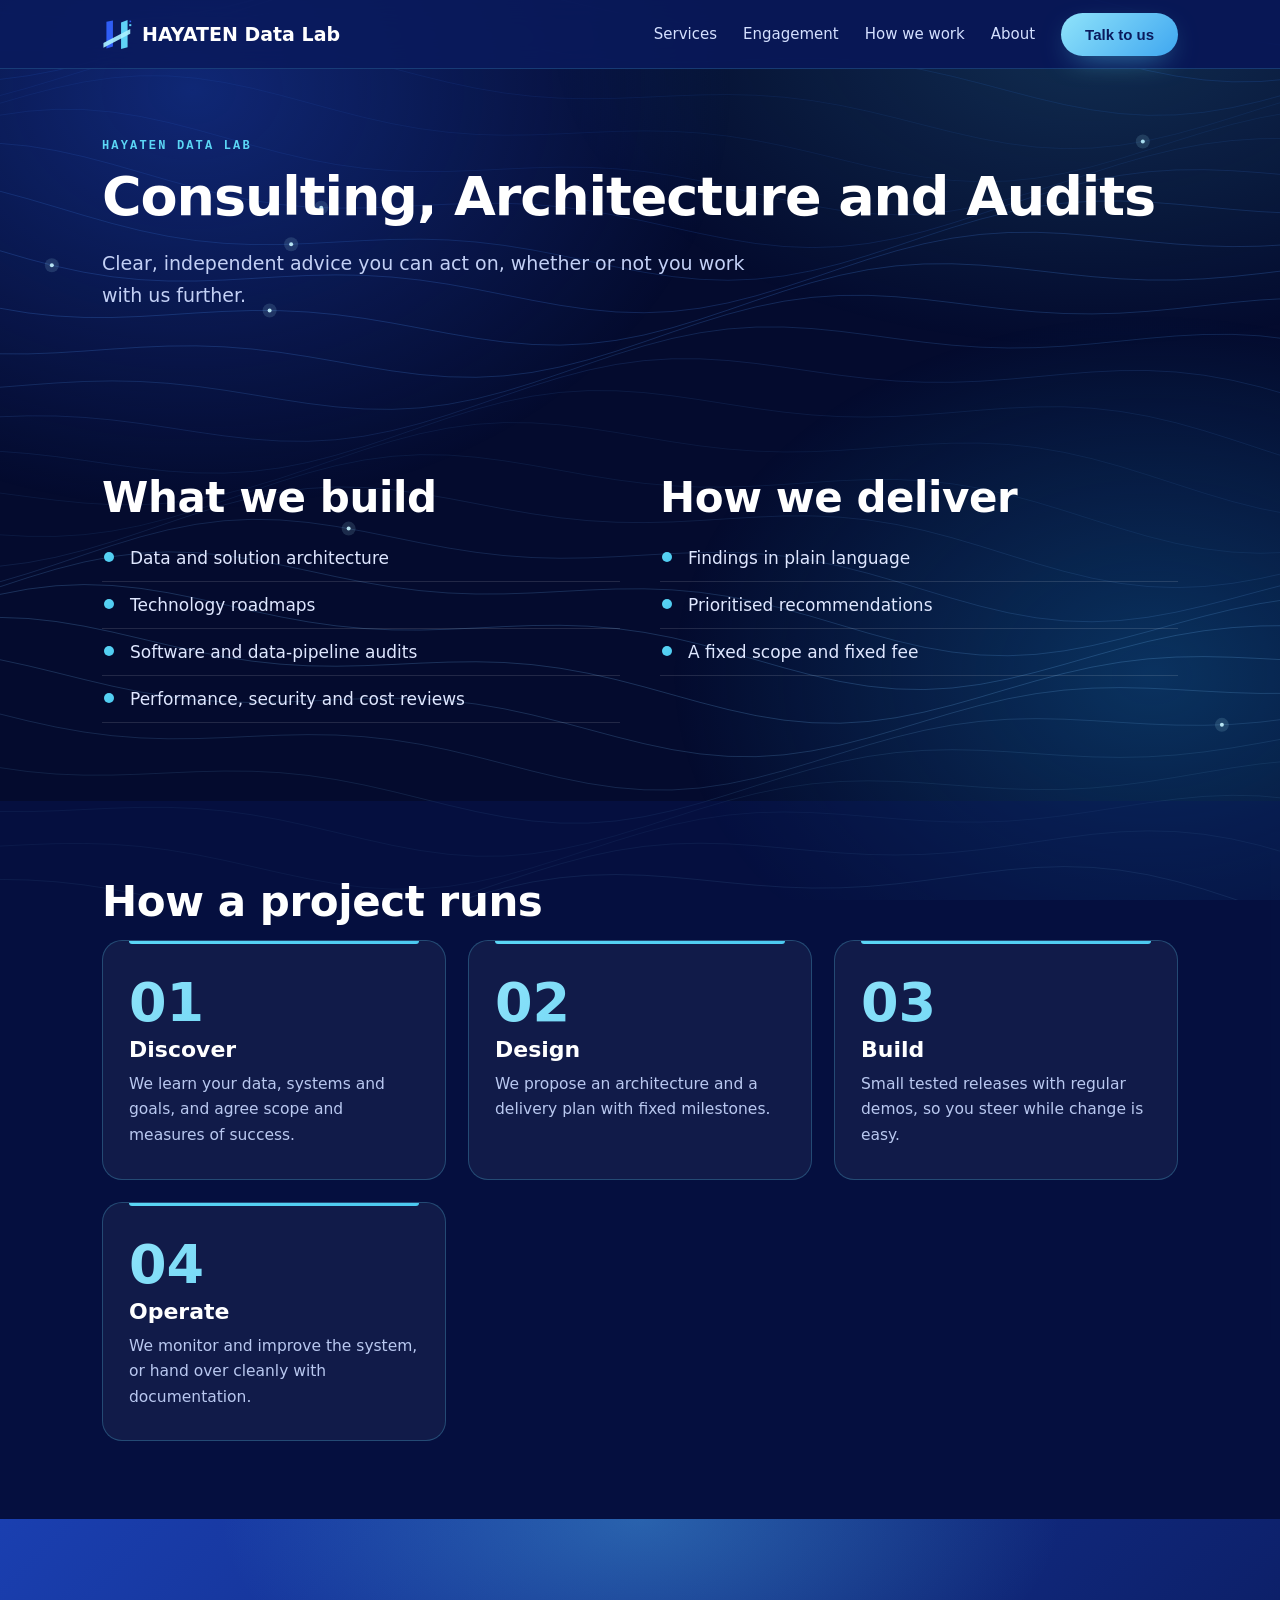
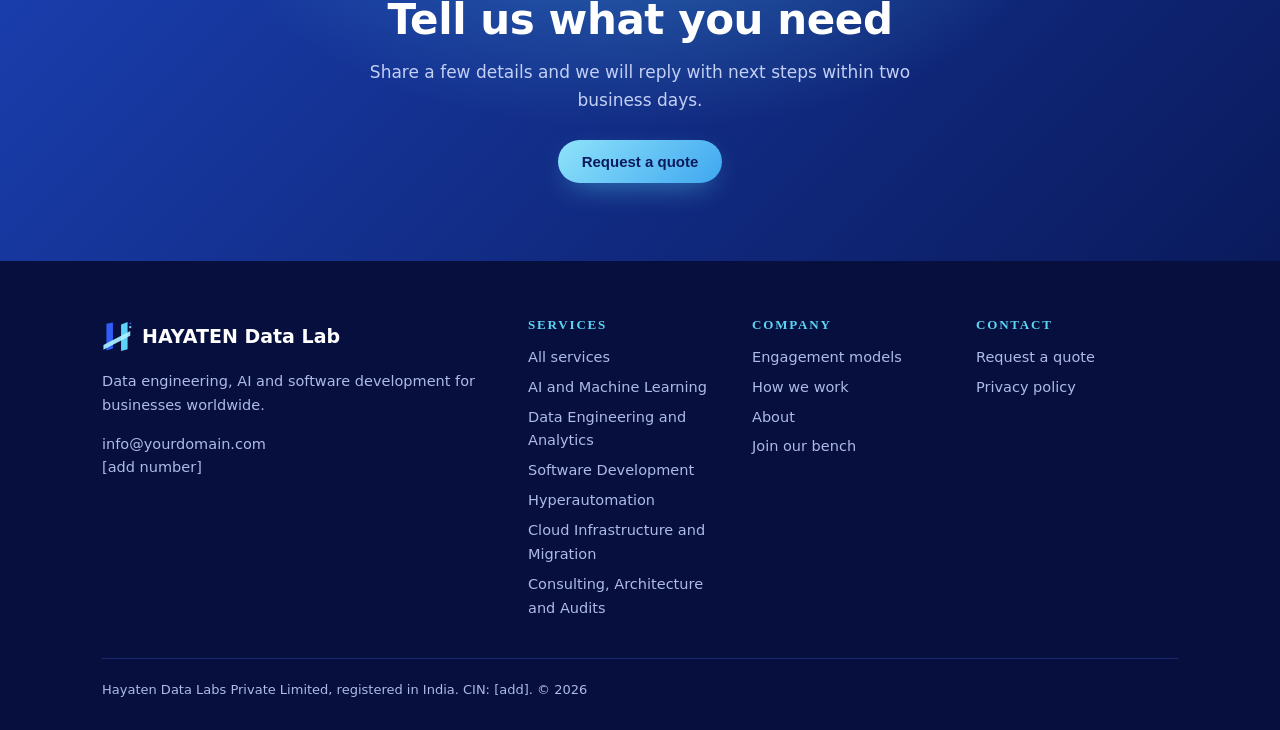
<file: consulting-audits.html>
<!DOCTYPE html><html lang="en"><head><meta charset="utf-8"><meta name="viewport" content="width=device-width,initial-scale=1"><meta http-equiv="Content-Security-Policy" content="default-src 'self'; script-src 'self'; style-src 'self' 'unsafe-inline' https://fonts.googleapis.com; font-src https://fonts.gstatic.com; img-src 'self' data:; connect-src 'self'; object-src 'none'; base-uri 'self'; form-action 'self' mailto:"><meta name="referrer" content="strict-origin-when-cross-origin"><title>Consulting, Architecture and Audits | HAYATEN Data Lab</title><meta name="description" content="Clear, independent advice you can act on, whether or not you work with us further."><link rel="preconnect" href="https://fonts.googleapis.com"><link rel="preconnect" href="https://fonts.gstatic.com" crossorigin><link href="https://fonts.googleapis.com/css2?family=Manrope:wght@400;600;700;800&display=swap" rel="stylesheet"><link rel="stylesheet" href="assets/style.css"></head><body>
<header><div class="wrap nav"><a class="logo" href="index.html"><svg width="30" height="33" viewBox="0 0 170 185" aria-hidden="true"><polygon points="25,20 62,13 62,160 25,172" fill="#2f5df5"/><polygon points="108,25 145,10 145,165 108,175" fill="#5fd3f7"/><polygon points="8,140 160,62 160,88 8,168" fill="#a9f1ff" fill-opacity=".92"/><rect x="156" y="14" width="9" height="9" fill="#2f5df5"/><rect x="154" y="34" width="12" height="11" fill="#5fd3f7"/></svg>HAYATEN Data Lab</a><input type="checkbox" id="m"><label class="burger" for="m" aria-label="Menu">&#9776;</label><nav><a href="services.html">Services</a><a href="engagement-models.html">Engagement</a><a href="how-we-work.html">How we work</a><a href="about.html">About</a><a class="btn" href="contact.html">Talk to us</a></nav></div></header>
<main><section class="hero ph"><div class="wrap"><div><div class="eyebrow">HAYATEN Data Lab</div><h1>Consulting, Architecture and Audits</h1><p>Clear, independent advice you can act on, whether or not you work with us further.</p></div></div></section><section><div class="wrap two"><div><h2>What we build</h2><ul class="tick"><li>Data and solution architecture</li><li>Technology roadmaps</li><li>Software and data-pipeline audits</li><li>Performance, security and cost reviews</li></ul></div><div><h2>How we deliver</h2><ul class="tick"><li>Findings in plain language</li><li>Prioritised recommendations</li><li>A fixed scope and fixed fee</li></ul></div></div></section><section class="band"><div class="wrap"><h2>How a project runs</h2><div class="grid"><div class="card step"><b>01</b><h3>Discover</h3><p>We learn your data, systems and goals, and agree scope and measures of success.</p></div><div class="card step"><b>02</b><h3>Design</h3><p>We propose an architecture and a delivery plan with fixed milestones.</p></div><div class="card step"><b>03</b><h3>Build</h3><p>Small tested releases with regular demos, so you steer while change is easy.</p></div><div class="card step"><b>04</b><h3>Operate</h3><p>We monitor and improve the system, or hand over cleanly with documentation.</p></div></div></div></section><section class="cband"><div class="wrap"><h2>Tell us what you need</h2><p>Share a few details and we will reply with next steps within two business days.</p><a class="btn" href="contact.html">Request a quote</a></div></section></main>
<footer><div class="wrap"><div class="grid"><div><a class="logo" href="index.html"><svg width="30" height="33" viewBox="0 0 170 185" aria-hidden="true"><polygon points="25,20 62,13 62,160 25,172" fill="#2f5df5"/><polygon points="108,25 145,10 145,165 108,175" fill="#5fd3f7"/><polygon points="8,140 160,62 160,88 8,168" fill="#a9f1ff" fill-opacity=".92"/><rect x="156" y="14" width="9" height="9" fill="#2f5df5"/><rect x="154" y="34" width="12" height="11" fill="#5fd3f7"/></svg>HAYATEN Data Lab</a><p>Data engineering, AI and software development for businesses worldwide.</p><p>info@yourdomain.com<br>[add number]</p></div>
<div><h3>Services</h3><a href="services.html">All services</a><a href="ai-machine-learning.html">AI and Machine Learning</a><a href="data-engineering.html">Data Engineering and Analytics</a><a href="software-development.html">Software Development</a><a href="hyperautomation.html">Hyperautomation</a><a href="cloud-migration.html">Cloud Infrastructure and Migration</a><a href="consulting-audits.html">Consulting, Architecture and Audits</a></div><div><h3>Company</h3><a href="engagement-models.html">Engagement models</a><a href="how-we-work.html">How we work</a><a href="about.html">About</a><a href="join-our-bench.html">Join our bench</a></div><div><h3>Contact</h3><a href="contact.html">Request a quote</a><a href="privacy.html">Privacy policy</a></div></div>
<div class="fine">Hayaten Data Labs Private Limited, registered in India. CIN: [add]. &copy; 2026</div></div></footer><div id="glow"></div><div id="bar"></div><script src="assets/fx.js" defer></script><script src="assets/cine.js" defer></script><script src="assets/flow.js" defer></script><script src="assets/ai.js" defer></script><script src="assets/sphere.js" defer></script></body></html>
</file>
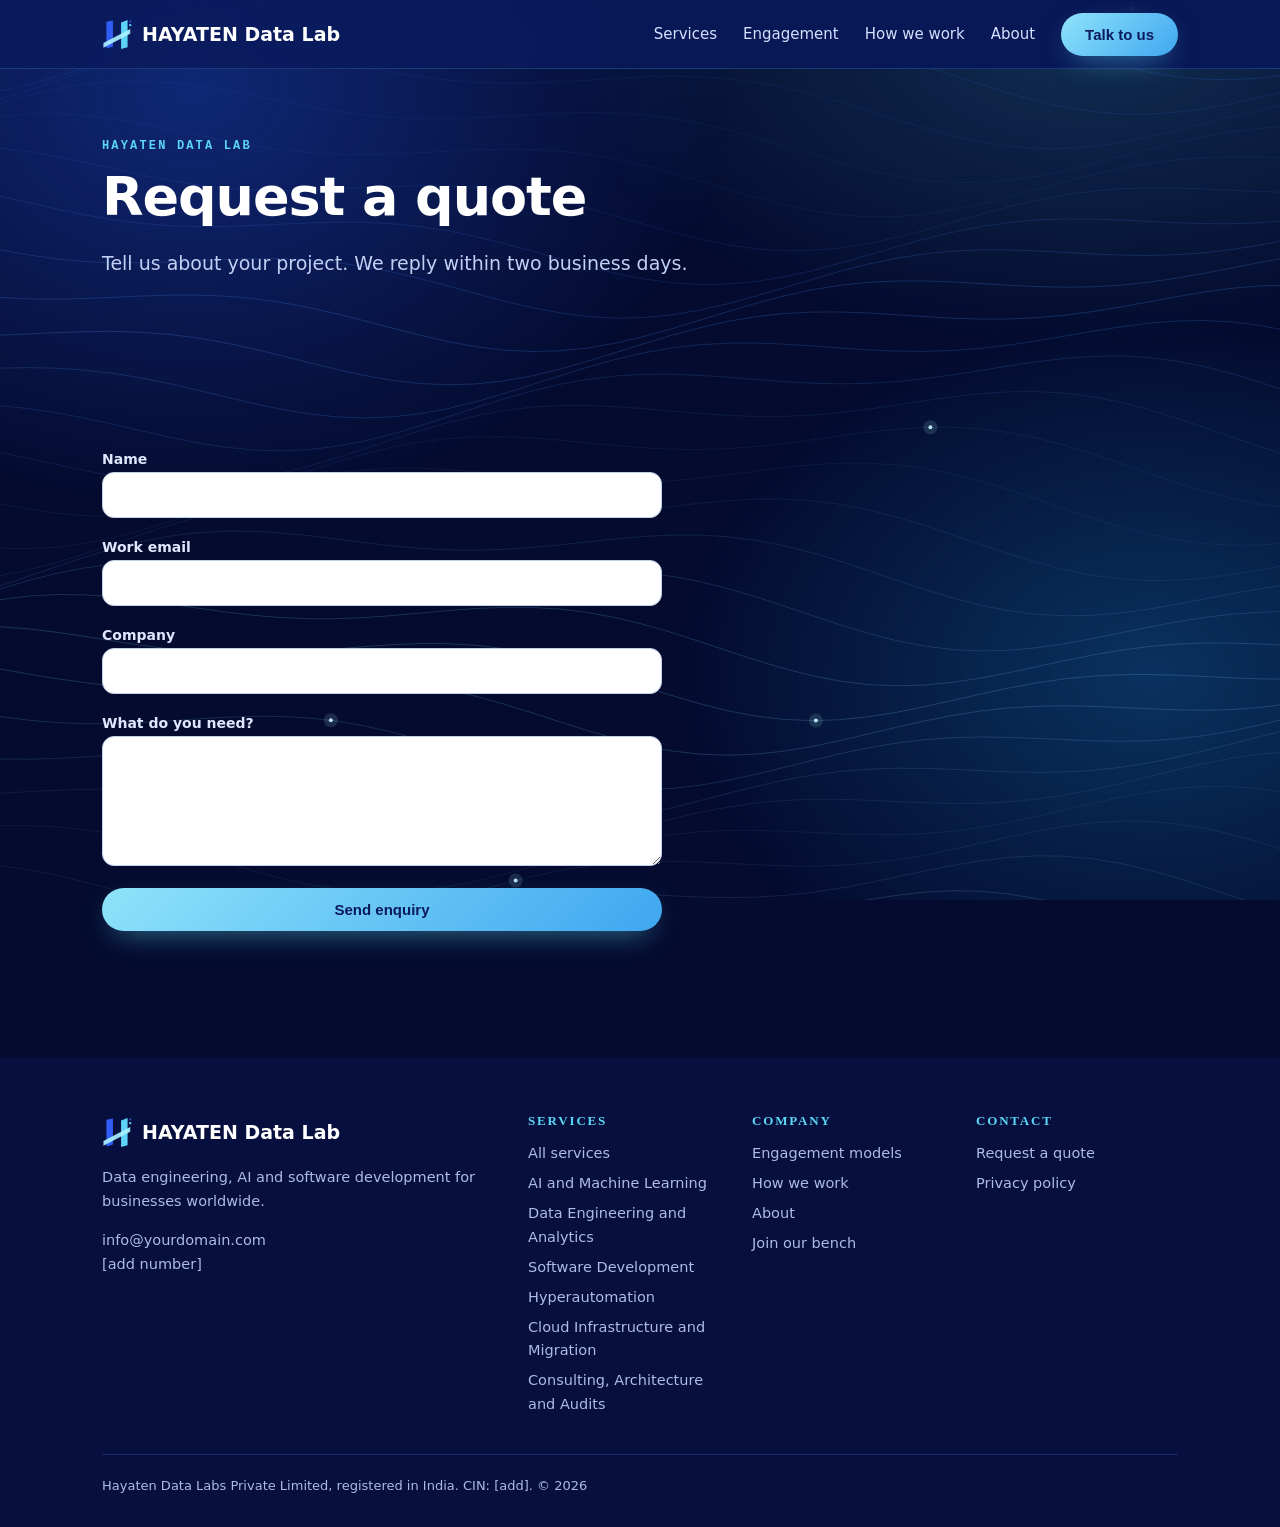
<file: contact.html>
<!DOCTYPE html><html lang="en"><head><meta charset="utf-8"><meta name="viewport" content="width=device-width,initial-scale=1"><meta http-equiv="Content-Security-Policy" content="default-src 'self'; script-src 'self'; style-src 'self' 'unsafe-inline' https://fonts.googleapis.com; font-src https://fonts.gstatic.com; img-src 'self' data:; connect-src 'self'; object-src 'none'; base-uri 'self'; form-action 'self' mailto:"><meta name="referrer" content="strict-origin-when-cross-origin"><title>Request a quote | HAYATEN Data Lab</title><meta name="description" content="Tell us what you need and we will reply within two business days."><link rel="preconnect" href="https://fonts.googleapis.com"><link rel="preconnect" href="https://fonts.gstatic.com" crossorigin><link href="https://fonts.googleapis.com/css2?family=Manrope:wght@400;600;700;800&display=swap" rel="stylesheet"><link rel="stylesheet" href="assets/style.css"></head><body>
<header><div class="wrap nav"><a class="logo" href="index.html"><svg width="30" height="33" viewBox="0 0 170 185" aria-hidden="true"><polygon points="25,20 62,13 62,160 25,172" fill="#2f5df5"/><polygon points="108,25 145,10 145,165 108,175" fill="#5fd3f7"/><polygon points="8,140 160,62 160,88 8,168" fill="#a9f1ff" fill-opacity=".92"/><rect x="156" y="14" width="9" height="9" fill="#2f5df5"/><rect x="154" y="34" width="12" height="11" fill="#5fd3f7"/></svg>HAYATEN Data Lab</a><input type="checkbox" id="m"><label class="burger" for="m" aria-label="Menu">&#9776;</label><nav><a href="services.html">Services</a><a href="engagement-models.html">Engagement</a><a href="how-we-work.html">How we work</a><a href="about.html">About</a><a class="btn" href="contact.html">Talk to us</a></nav></div></header>
<main><section class="hero ph"><div class="wrap"><div><div class="eyebrow">HAYATEN Data Lab</div><h1>Request a quote</h1><p>Tell us about your project. We reply within two business days.</p></div></div></section><section><div class="wrap"><form id="f"><div><label>Name</label><input name="Name" required></div><div><label>Work email</label><input name="Work email" required></div><div><label>Company</label><input name="Company" required></div><div><label>What do you need?</label><textarea name="What do you need?" required></textarea></div><button class="btn" type="submit">Send enquiry</button><p id="n" role="status"></p></form><script src="assets/form.js" defer></script></div></section></main>
<footer><div class="wrap"><div class="grid"><div><a class="logo" href="index.html"><svg width="30" height="33" viewBox="0 0 170 185" aria-hidden="true"><polygon points="25,20 62,13 62,160 25,172" fill="#2f5df5"/><polygon points="108,25 145,10 145,165 108,175" fill="#5fd3f7"/><polygon points="8,140 160,62 160,88 8,168" fill="#a9f1ff" fill-opacity=".92"/><rect x="156" y="14" width="9" height="9" fill="#2f5df5"/><rect x="154" y="34" width="12" height="11" fill="#5fd3f7"/></svg>HAYATEN Data Lab</a><p>Data engineering, AI and software development for businesses worldwide.</p><p>info@yourdomain.com<br>[add number]</p></div>
<div><h3>Services</h3><a href="services.html">All services</a><a href="ai-machine-learning.html">AI and Machine Learning</a><a href="data-engineering.html">Data Engineering and Analytics</a><a href="software-development.html">Software Development</a><a href="hyperautomation.html">Hyperautomation</a><a href="cloud-migration.html">Cloud Infrastructure and Migration</a><a href="consulting-audits.html">Consulting, Architecture and Audits</a></div><div><h3>Company</h3><a href="engagement-models.html">Engagement models</a><a href="how-we-work.html">How we work</a><a href="about.html">About</a><a href="join-our-bench.html">Join our bench</a></div><div><h3>Contact</h3><a href="contact.html">Request a quote</a><a href="privacy.html">Privacy policy</a></div></div>
<div class="fine">Hayaten Data Labs Private Limited, registered in India. CIN: [add]. &copy; 2026</div></div></footer><div id="glow"></div><div id="bar"></div><script src="assets/fx.js" defer></script><script src="assets/cine.js" defer></script><script src="assets/flow.js" defer></script><script src="assets/ai.js" defer></script><script src="assets/sphere.js" defer></script></body></html>
</file>
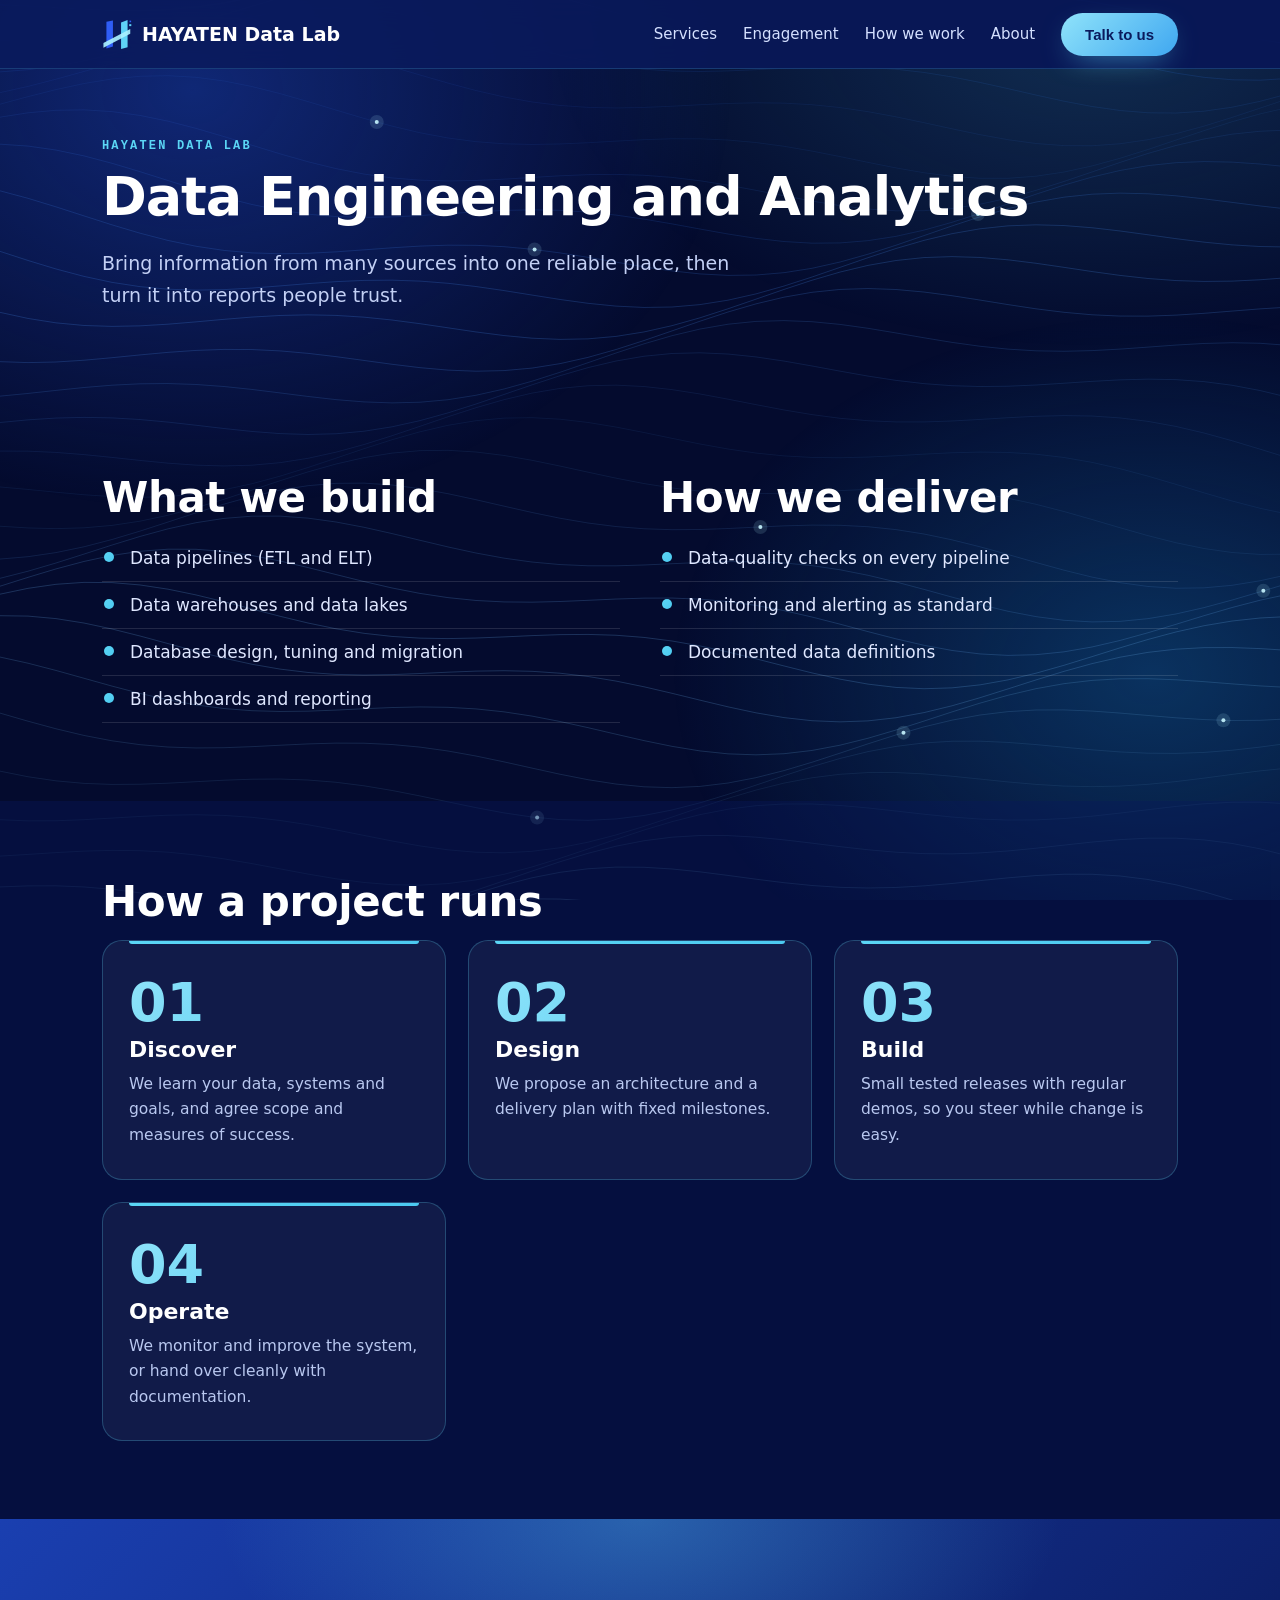
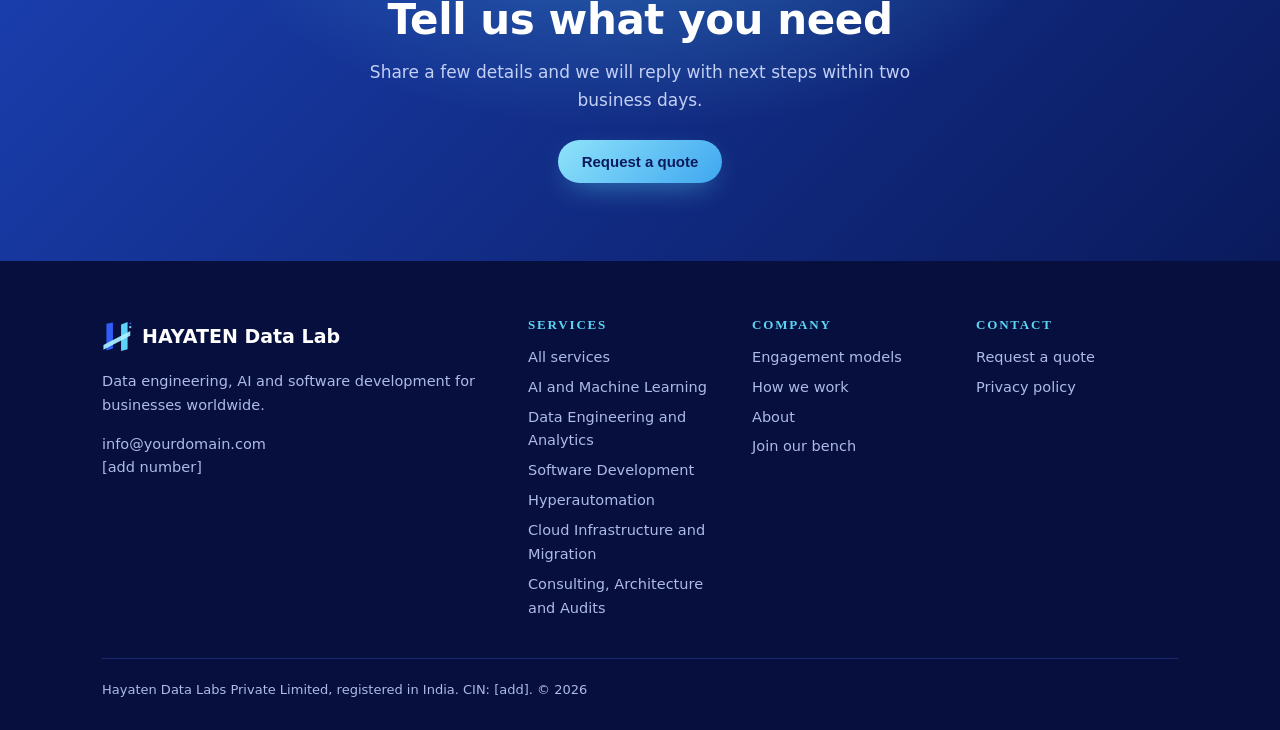
<file: data-engineering.html>
<!DOCTYPE html><html lang="en"><head><meta charset="utf-8"><meta name="viewport" content="width=device-width,initial-scale=1"><meta http-equiv="Content-Security-Policy" content="default-src 'self'; script-src 'self'; style-src 'self' 'unsafe-inline' https://fonts.googleapis.com; font-src https://fonts.gstatic.com; img-src 'self' data:; connect-src 'self'; object-src 'none'; base-uri 'self'; form-action 'self' mailto:"><meta name="referrer" content="strict-origin-when-cross-origin"><title>Data Engineering and Analytics | HAYATEN Data Lab</title><meta name="description" content="Bring information from many sources into one reliable place, then turn it into reports people trust."><link rel="preconnect" href="https://fonts.googleapis.com"><link rel="preconnect" href="https://fonts.gstatic.com" crossorigin><link href="https://fonts.googleapis.com/css2?family=Manrope:wght@400;600;700;800&display=swap" rel="stylesheet"><link rel="stylesheet" href="assets/style.css"></head><body>
<header><div class="wrap nav"><a class="logo" href="index.html"><svg width="30" height="33" viewBox="0 0 170 185" aria-hidden="true"><polygon points="25,20 62,13 62,160 25,172" fill="#2f5df5"/><polygon points="108,25 145,10 145,165 108,175" fill="#5fd3f7"/><polygon points="8,140 160,62 160,88 8,168" fill="#a9f1ff" fill-opacity=".92"/><rect x="156" y="14" width="9" height="9" fill="#2f5df5"/><rect x="154" y="34" width="12" height="11" fill="#5fd3f7"/></svg>HAYATEN Data Lab</a><input type="checkbox" id="m"><label class="burger" for="m" aria-label="Menu">&#9776;</label><nav><a href="services.html">Services</a><a href="engagement-models.html">Engagement</a><a href="how-we-work.html">How we work</a><a href="about.html">About</a><a class="btn" href="contact.html">Talk to us</a></nav></div></header>
<main><section class="hero ph"><div class="wrap"><div><div class="eyebrow">HAYATEN Data Lab</div><h1>Data Engineering and Analytics</h1><p>Bring information from many sources into one reliable place, then turn it into reports people trust.</p></div></div></section><section><div class="wrap two"><div><h2>What we build</h2><ul class="tick"><li>Data pipelines (ETL and ELT)</li><li>Data warehouses and data lakes</li><li>Database design, tuning and migration</li><li>BI dashboards and reporting</li></ul></div><div><h2>How we deliver</h2><ul class="tick"><li>Data-quality checks on every pipeline</li><li>Monitoring and alerting as standard</li><li>Documented data definitions</li></ul></div></div></section><section class="band"><div class="wrap"><h2>How a project runs</h2><div class="grid"><div class="card step"><b>01</b><h3>Discover</h3><p>We learn your data, systems and goals, and agree scope and measures of success.</p></div><div class="card step"><b>02</b><h3>Design</h3><p>We propose an architecture and a delivery plan with fixed milestones.</p></div><div class="card step"><b>03</b><h3>Build</h3><p>Small tested releases with regular demos, so you steer while change is easy.</p></div><div class="card step"><b>04</b><h3>Operate</h3><p>We monitor and improve the system, or hand over cleanly with documentation.</p></div></div></div></section><section class="cband"><div class="wrap"><h2>Tell us what you need</h2><p>Share a few details and we will reply with next steps within two business days.</p><a class="btn" href="contact.html">Request a quote</a></div></section></main>
<footer><div class="wrap"><div class="grid"><div><a class="logo" href="index.html"><svg width="30" height="33" viewBox="0 0 170 185" aria-hidden="true"><polygon points="25,20 62,13 62,160 25,172" fill="#2f5df5"/><polygon points="108,25 145,10 145,165 108,175" fill="#5fd3f7"/><polygon points="8,140 160,62 160,88 8,168" fill="#a9f1ff" fill-opacity=".92"/><rect x="156" y="14" width="9" height="9" fill="#2f5df5"/><rect x="154" y="34" width="12" height="11" fill="#5fd3f7"/></svg>HAYATEN Data Lab</a><p>Data engineering, AI and software development for businesses worldwide.</p><p>info@yourdomain.com<br>[add number]</p></div>
<div><h3>Services</h3><a href="services.html">All services</a><a href="ai-machine-learning.html">AI and Machine Learning</a><a href="data-engineering.html">Data Engineering and Analytics</a><a href="software-development.html">Software Development</a><a href="hyperautomation.html">Hyperautomation</a><a href="cloud-migration.html">Cloud Infrastructure and Migration</a><a href="consulting-audits.html">Consulting, Architecture and Audits</a></div><div><h3>Company</h3><a href="engagement-models.html">Engagement models</a><a href="how-we-work.html">How we work</a><a href="about.html">About</a><a href="join-our-bench.html">Join our bench</a></div><div><h3>Contact</h3><a href="contact.html">Request a quote</a><a href="privacy.html">Privacy policy</a></div></div>
<div class="fine">Hayaten Data Labs Private Limited, registered in India. CIN: [add]. &copy; 2026</div></div></footer><div id="glow"></div><div id="bar"></div><script src="assets/fx.js" defer></script><script src="assets/cine.js" defer></script><script src="assets/flow.js" defer></script><script src="assets/ai.js" defer></script><script src="assets/sphere.js" defer></script></body></html>
</file>
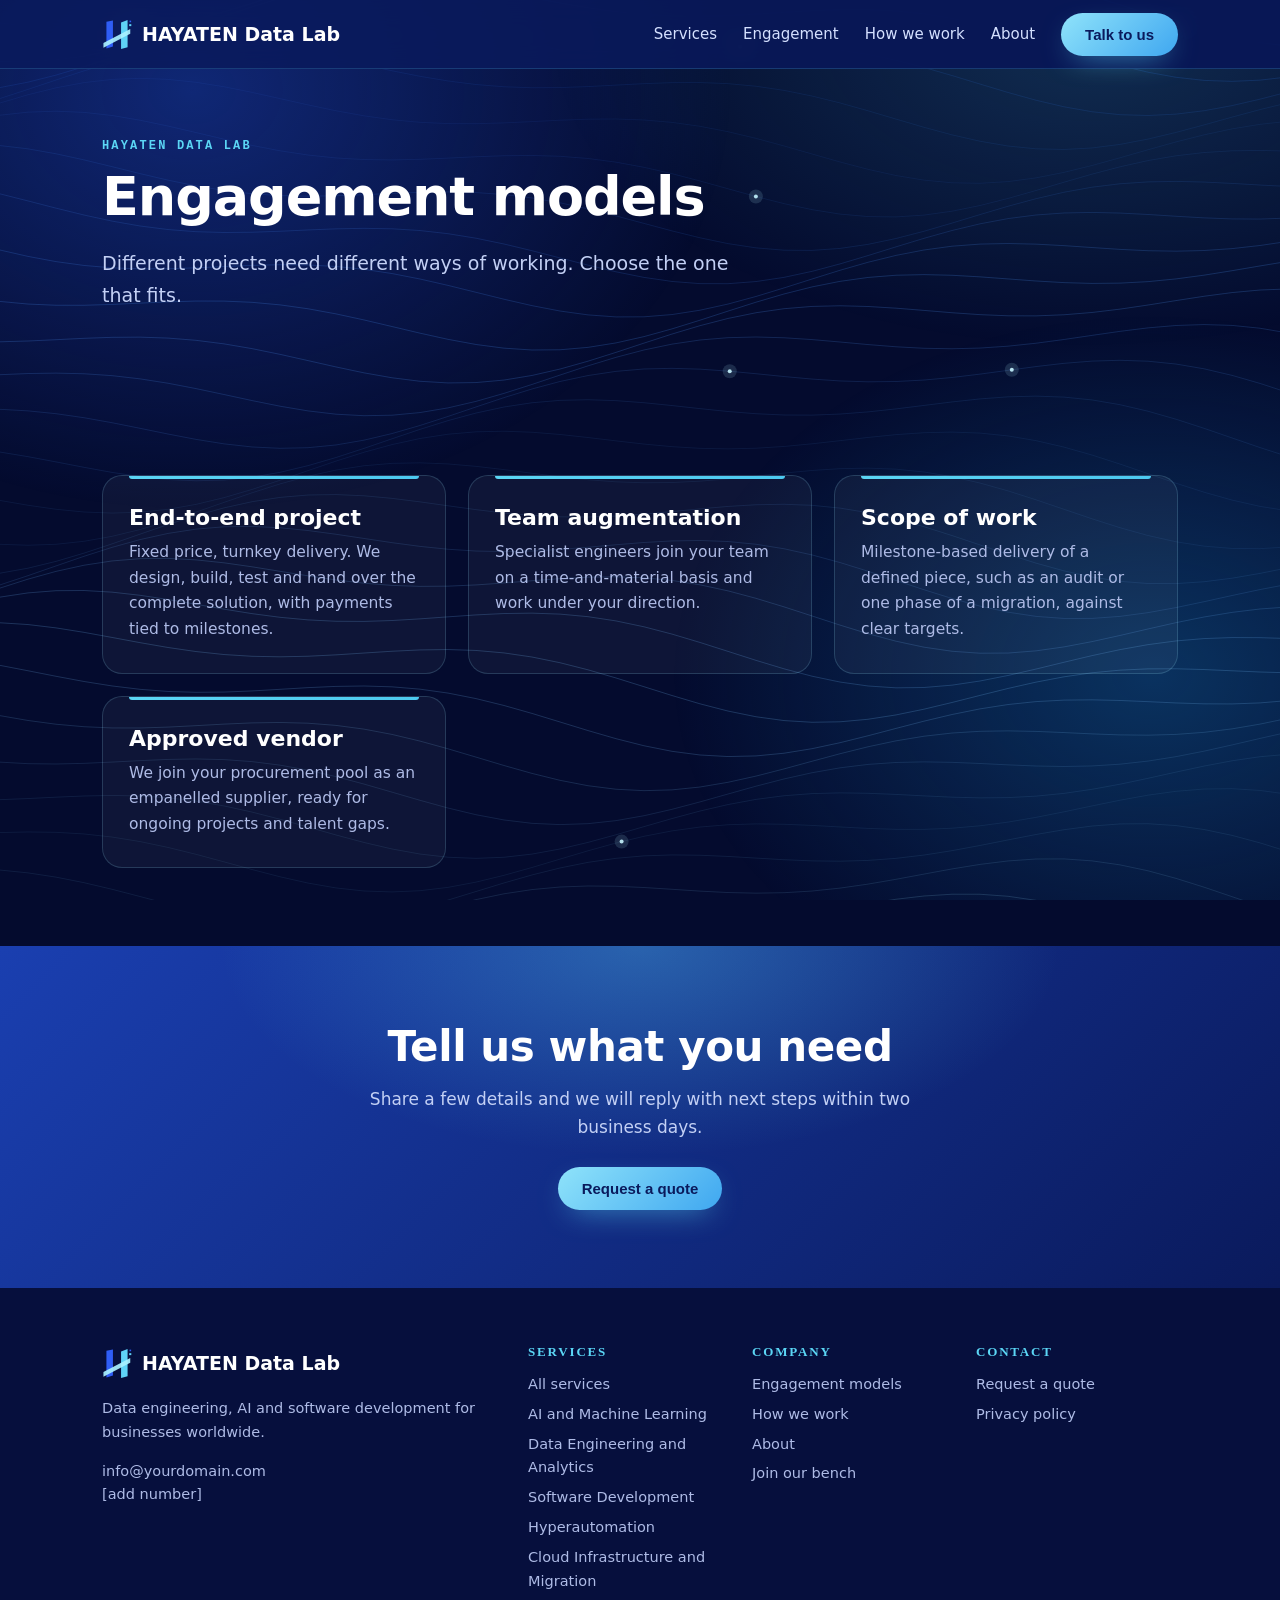
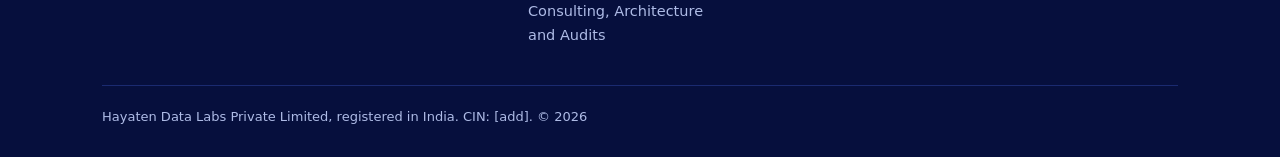
<file: engagement-models.html>
<!DOCTYPE html><html lang="en"><head><meta charset="utf-8"><meta name="viewport" content="width=device-width,initial-scale=1"><meta http-equiv="Content-Security-Policy" content="default-src 'self'; script-src 'self'; style-src 'self' 'unsafe-inline' https://fonts.googleapis.com; font-src https://fonts.gstatic.com; img-src 'self' data:; connect-src 'self'; object-src 'none'; base-uri 'self'; form-action 'self' mailto:"><meta name="referrer" content="strict-origin-when-cross-origin"><title>Engagement models | HAYATEN Data Lab</title><meta name="description" content="Fixed-price projects, team augmentation, milestone-based scope of work and approved vendor status."><link rel="preconnect" href="https://fonts.googleapis.com"><link rel="preconnect" href="https://fonts.gstatic.com" crossorigin><link href="https://fonts.googleapis.com/css2?family=Manrope:wght@400;600;700;800&display=swap" rel="stylesheet"><link rel="stylesheet" href="assets/style.css"></head><body>
<header><div class="wrap nav"><a class="logo" href="index.html"><svg width="30" height="33" viewBox="0 0 170 185" aria-hidden="true"><polygon points="25,20 62,13 62,160 25,172" fill="#2f5df5"/><polygon points="108,25 145,10 145,165 108,175" fill="#5fd3f7"/><polygon points="8,140 160,62 160,88 8,168" fill="#a9f1ff" fill-opacity=".92"/><rect x="156" y="14" width="9" height="9" fill="#2f5df5"/><rect x="154" y="34" width="12" height="11" fill="#5fd3f7"/></svg>HAYATEN Data Lab</a><input type="checkbox" id="m"><label class="burger" for="m" aria-label="Menu">&#9776;</label><nav><a href="services.html">Services</a><a href="engagement-models.html">Engagement</a><a href="how-we-work.html">How we work</a><a href="about.html">About</a><a class="btn" href="contact.html">Talk to us</a></nav></div></header>
<main><section class="hero ph"><div class="wrap"><div><div class="eyebrow">HAYATEN Data Lab</div><h1>Engagement models</h1><p>Different projects need different ways of working. Choose the one that fits.</p></div></div></section><section><div class="wrap"><div class="grid"><div class="card"><h3>End-to-end project</h3><p>Fixed price, turnkey delivery. We design, build, test and hand over the complete solution, with payments tied to milestones.</p></div><div class="card"><h3>Team augmentation</h3><p>Specialist engineers join your team on a time-and-material basis and work under your direction.</p></div><div class="card"><h3>Scope of work</h3><p>Milestone-based delivery of a defined piece, such as an audit or one phase of a migration, against clear targets.</p></div><div class="card"><h3>Approved vendor</h3><p>We join your procurement pool as an empanelled supplier, ready for ongoing projects and talent gaps.</p></div></div></div></section><section class="cband"><div class="wrap"><h2>Tell us what you need</h2><p>Share a few details and we will reply with next steps within two business days.</p><a class="btn" href="contact.html">Request a quote</a></div></section></main>
<footer><div class="wrap"><div class="grid"><div><a class="logo" href="index.html"><svg width="30" height="33" viewBox="0 0 170 185" aria-hidden="true"><polygon points="25,20 62,13 62,160 25,172" fill="#2f5df5"/><polygon points="108,25 145,10 145,165 108,175" fill="#5fd3f7"/><polygon points="8,140 160,62 160,88 8,168" fill="#a9f1ff" fill-opacity=".92"/><rect x="156" y="14" width="9" height="9" fill="#2f5df5"/><rect x="154" y="34" width="12" height="11" fill="#5fd3f7"/></svg>HAYATEN Data Lab</a><p>Data engineering, AI and software development for businesses worldwide.</p><p>info@yourdomain.com<br>[add number]</p></div>
<div><h3>Services</h3><a href="services.html">All services</a><a href="ai-machine-learning.html">AI and Machine Learning</a><a href="data-engineering.html">Data Engineering and Analytics</a><a href="software-development.html">Software Development</a><a href="hyperautomation.html">Hyperautomation</a><a href="cloud-migration.html">Cloud Infrastructure and Migration</a><a href="consulting-audits.html">Consulting, Architecture and Audits</a></div><div><h3>Company</h3><a href="engagement-models.html">Engagement models</a><a href="how-we-work.html">How we work</a><a href="about.html">About</a><a href="join-our-bench.html">Join our bench</a></div><div><h3>Contact</h3><a href="contact.html">Request a quote</a><a href="privacy.html">Privacy policy</a></div></div>
<div class="fine">Hayaten Data Labs Private Limited, registered in India. CIN: [add]. &copy; 2026</div></div></footer><div id="glow"></div><div id="bar"></div><script src="assets/fx.js" defer></script><script src="assets/cine.js" defer></script><script src="assets/flow.js" defer></script><script src="assets/ai.js" defer></script><script src="assets/sphere.js" defer></script></body></html>
</file>
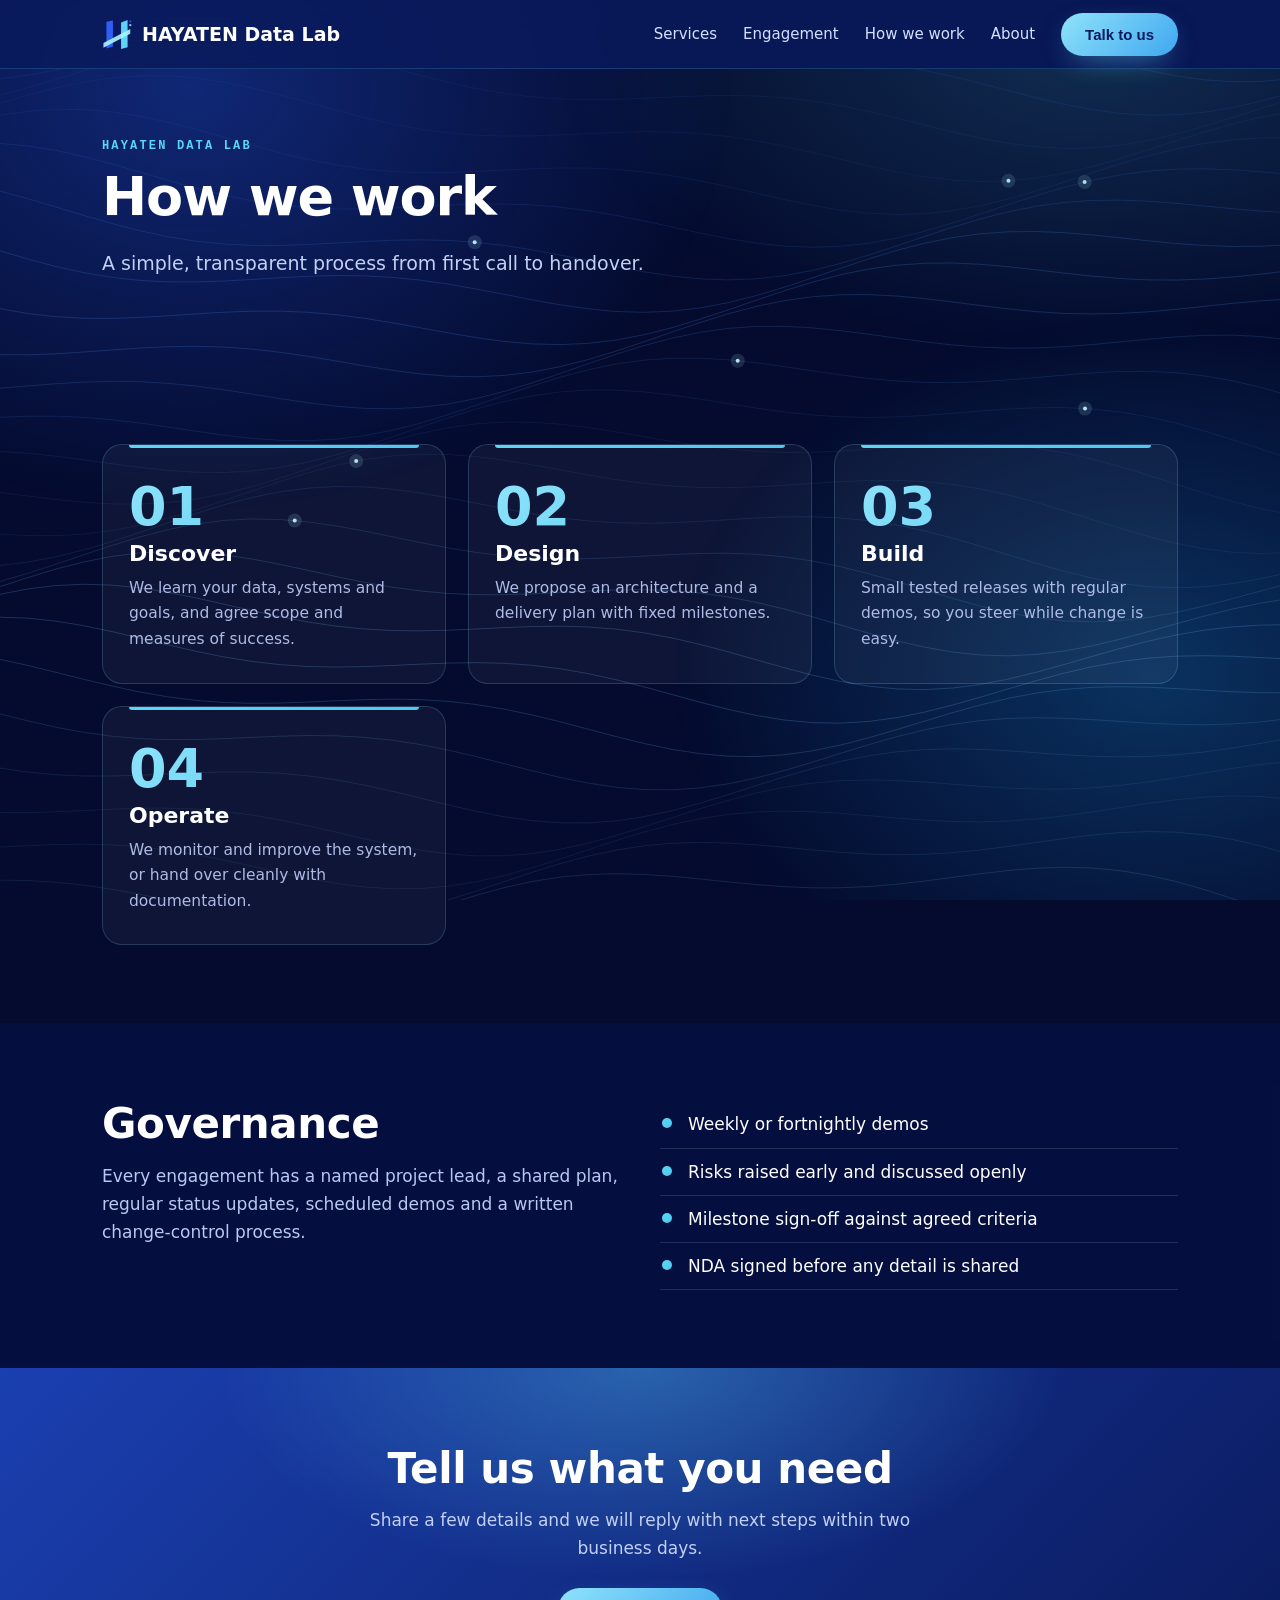
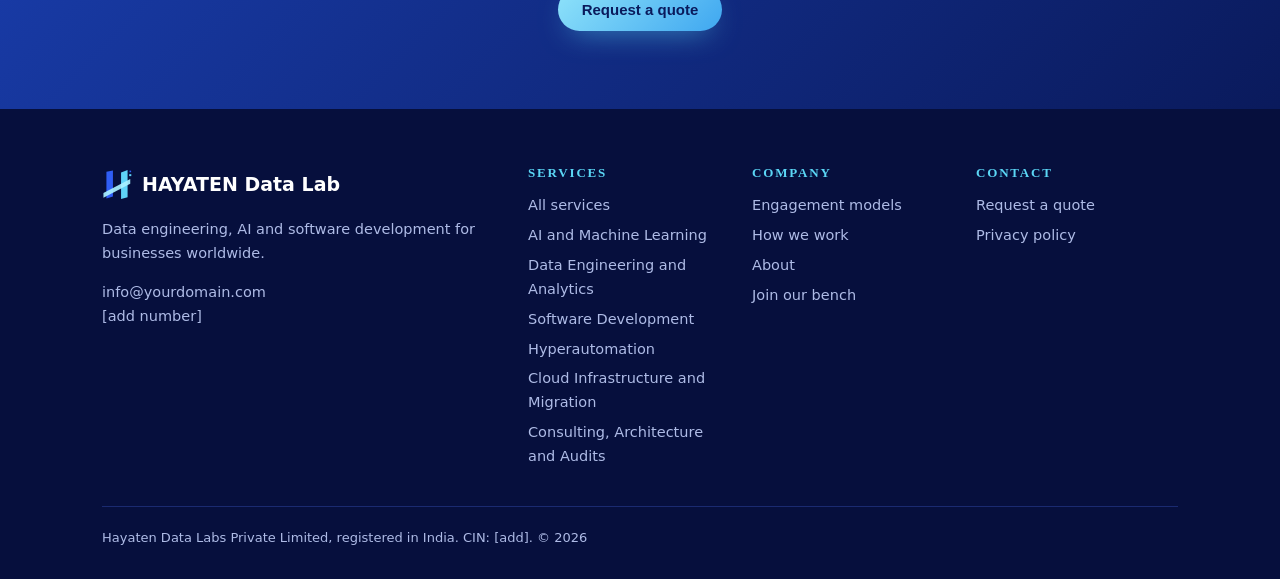
<file: how-we-work.html>
<!DOCTYPE html><html lang="en"><head><meta charset="utf-8"><meta name="viewport" content="width=device-width,initial-scale=1"><meta http-equiv="Content-Security-Policy" content="default-src 'self'; script-src 'self'; style-src 'self' 'unsafe-inline' https://fonts.googleapis.com; font-src https://fonts.gstatic.com; img-src 'self' data:; connect-src 'self'; object-src 'none'; base-uri 'self'; form-action 'self' mailto:"><meta name="referrer" content="strict-origin-when-cross-origin"><title>How we work | HAYATEN Data Lab</title><meta name="description" content="Our four-stage delivery process and how we communicate."><link rel="preconnect" href="https://fonts.googleapis.com"><link rel="preconnect" href="https://fonts.gstatic.com" crossorigin><link href="https://fonts.googleapis.com/css2?family=Manrope:wght@400;600;700;800&display=swap" rel="stylesheet"><link rel="stylesheet" href="assets/style.css"></head><body>
<header><div class="wrap nav"><a class="logo" href="index.html"><svg width="30" height="33" viewBox="0 0 170 185" aria-hidden="true"><polygon points="25,20 62,13 62,160 25,172" fill="#2f5df5"/><polygon points="108,25 145,10 145,165 108,175" fill="#5fd3f7"/><polygon points="8,140 160,62 160,88 8,168" fill="#a9f1ff" fill-opacity=".92"/><rect x="156" y="14" width="9" height="9" fill="#2f5df5"/><rect x="154" y="34" width="12" height="11" fill="#5fd3f7"/></svg>HAYATEN Data Lab</a><input type="checkbox" id="m"><label class="burger" for="m" aria-label="Menu">&#9776;</label><nav><a href="services.html">Services</a><a href="engagement-models.html">Engagement</a><a href="how-we-work.html">How we work</a><a href="about.html">About</a><a class="btn" href="contact.html">Talk to us</a></nav></div></header>
<main><section class="hero ph"><div class="wrap"><div><div class="eyebrow">HAYATEN Data Lab</div><h1>How we work</h1><p>A simple, transparent process from first call to handover.</p></div></div></section><section><div class="wrap"><div class="grid"><div class="card step"><b>01</b><h3>Discover</h3><p>We learn your data, systems and goals, and agree scope and measures of success.</p></div><div class="card step"><b>02</b><h3>Design</h3><p>We propose an architecture and a delivery plan with fixed milestones.</p></div><div class="card step"><b>03</b><h3>Build</h3><p>Small tested releases with regular demos, so you steer while change is easy.</p></div><div class="card step"><b>04</b><h3>Operate</h3><p>We monitor and improve the system, or hand over cleanly with documentation.</p></div></div></div></section><section class="band"><div class="wrap two"><div><h2>Governance</h2><p class="lead">Every engagement has a named project lead, a shared plan, regular status updates, scheduled demos and a written change-control process.</p></div><div><ul class="tick"><li>Weekly or fortnightly demos</li><li>Risks raised early and discussed openly</li><li>Milestone sign-off against agreed criteria</li><li>NDA signed before any detail is shared</li></ul></div></div></section><section class="cband"><div class="wrap"><h2>Tell us what you need</h2><p>Share a few details and we will reply with next steps within two business days.</p><a class="btn" href="contact.html">Request a quote</a></div></section></main>
<footer><div class="wrap"><div class="grid"><div><a class="logo" href="index.html"><svg width="30" height="33" viewBox="0 0 170 185" aria-hidden="true"><polygon points="25,20 62,13 62,160 25,172" fill="#2f5df5"/><polygon points="108,25 145,10 145,165 108,175" fill="#5fd3f7"/><polygon points="8,140 160,62 160,88 8,168" fill="#a9f1ff" fill-opacity=".92"/><rect x="156" y="14" width="9" height="9" fill="#2f5df5"/><rect x="154" y="34" width="12" height="11" fill="#5fd3f7"/></svg>HAYATEN Data Lab</a><p>Data engineering, AI and software development for businesses worldwide.</p><p>info@yourdomain.com<br>[add number]</p></div>
<div><h3>Services</h3><a href="services.html">All services</a><a href="ai-machine-learning.html">AI and Machine Learning</a><a href="data-engineering.html">Data Engineering and Analytics</a><a href="software-development.html">Software Development</a><a href="hyperautomation.html">Hyperautomation</a><a href="cloud-migration.html">Cloud Infrastructure and Migration</a><a href="consulting-audits.html">Consulting, Architecture and Audits</a></div><div><h3>Company</h3><a href="engagement-models.html">Engagement models</a><a href="how-we-work.html">How we work</a><a href="about.html">About</a><a href="join-our-bench.html">Join our bench</a></div><div><h3>Contact</h3><a href="contact.html">Request a quote</a><a href="privacy.html">Privacy policy</a></div></div>
<div class="fine">Hayaten Data Labs Private Limited, registered in India. CIN: [add]. &copy; 2026</div></div></footer><div id="glow"></div><div id="bar"></div><script src="assets/fx.js" defer></script><script src="assets/cine.js" defer></script><script src="assets/flow.js" defer></script><script src="assets/ai.js" defer></script><script src="assets/sphere.js" defer></script></body></html>
</file>
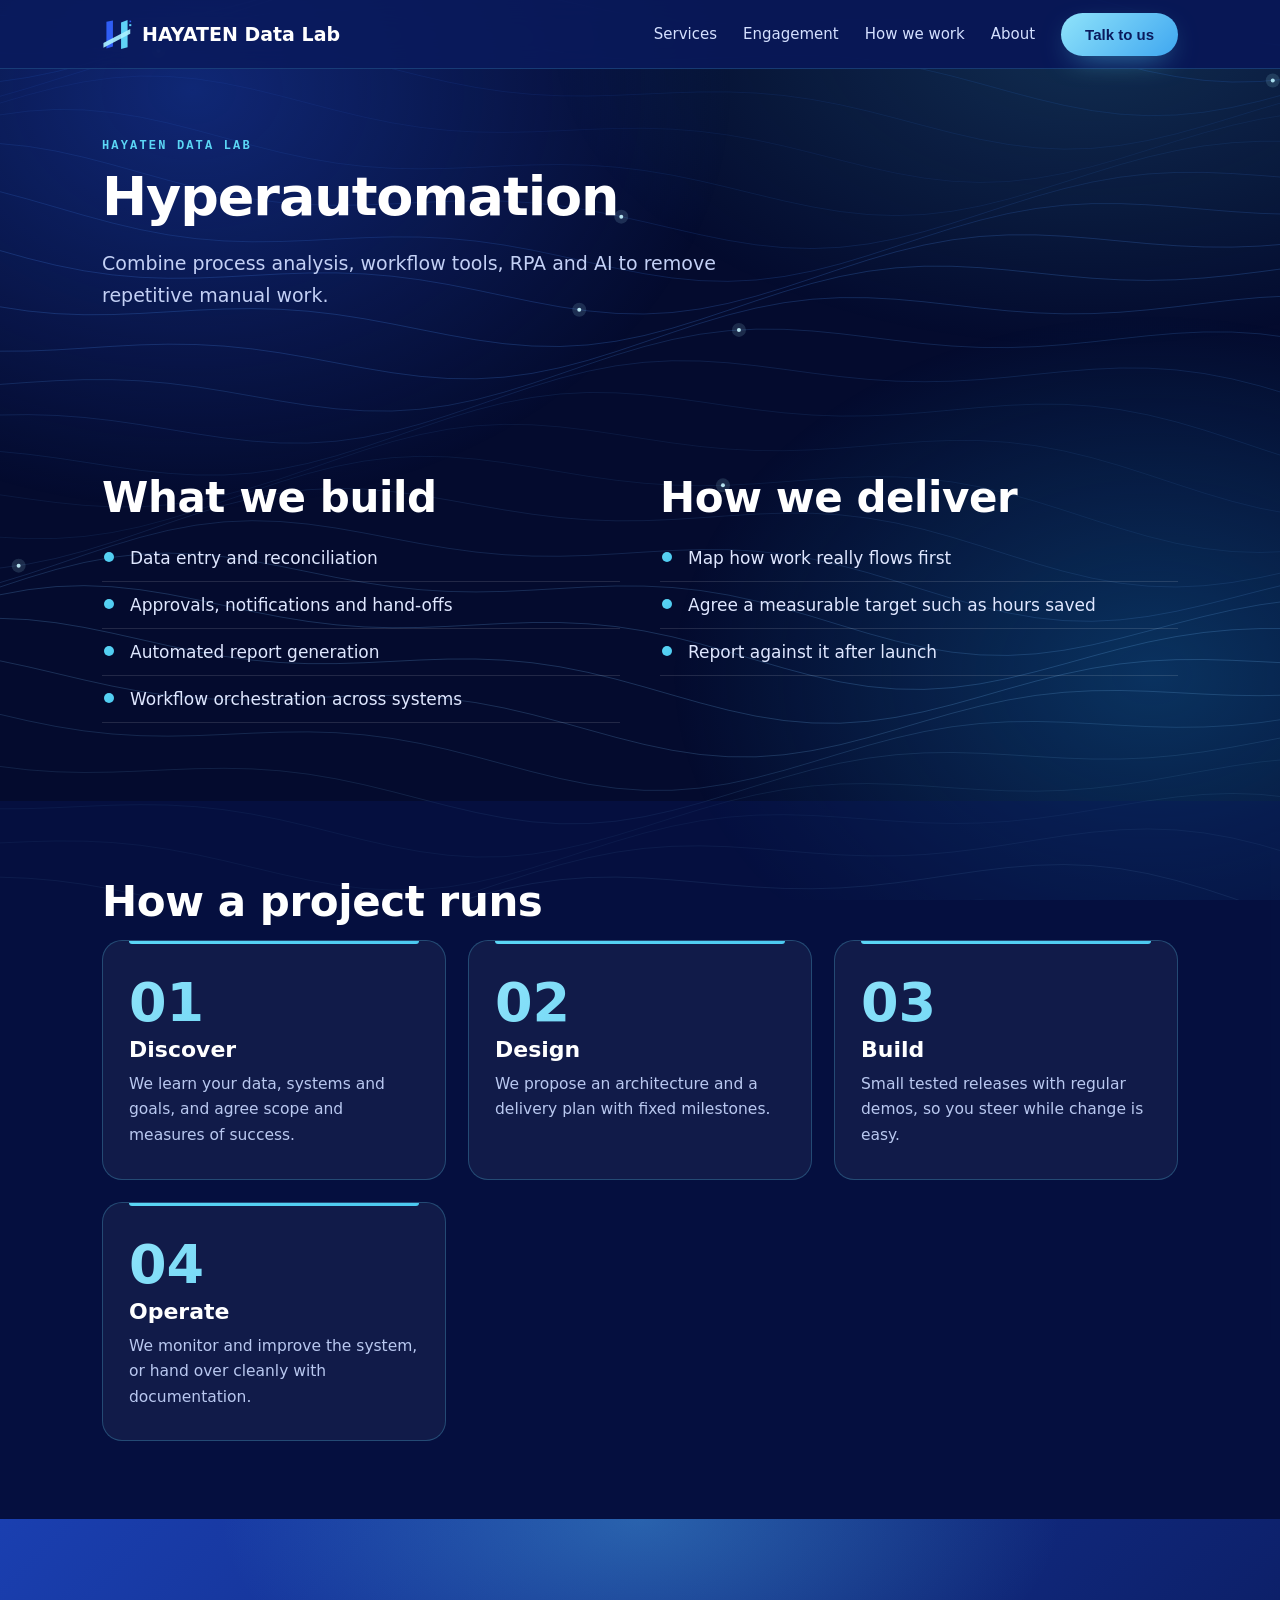
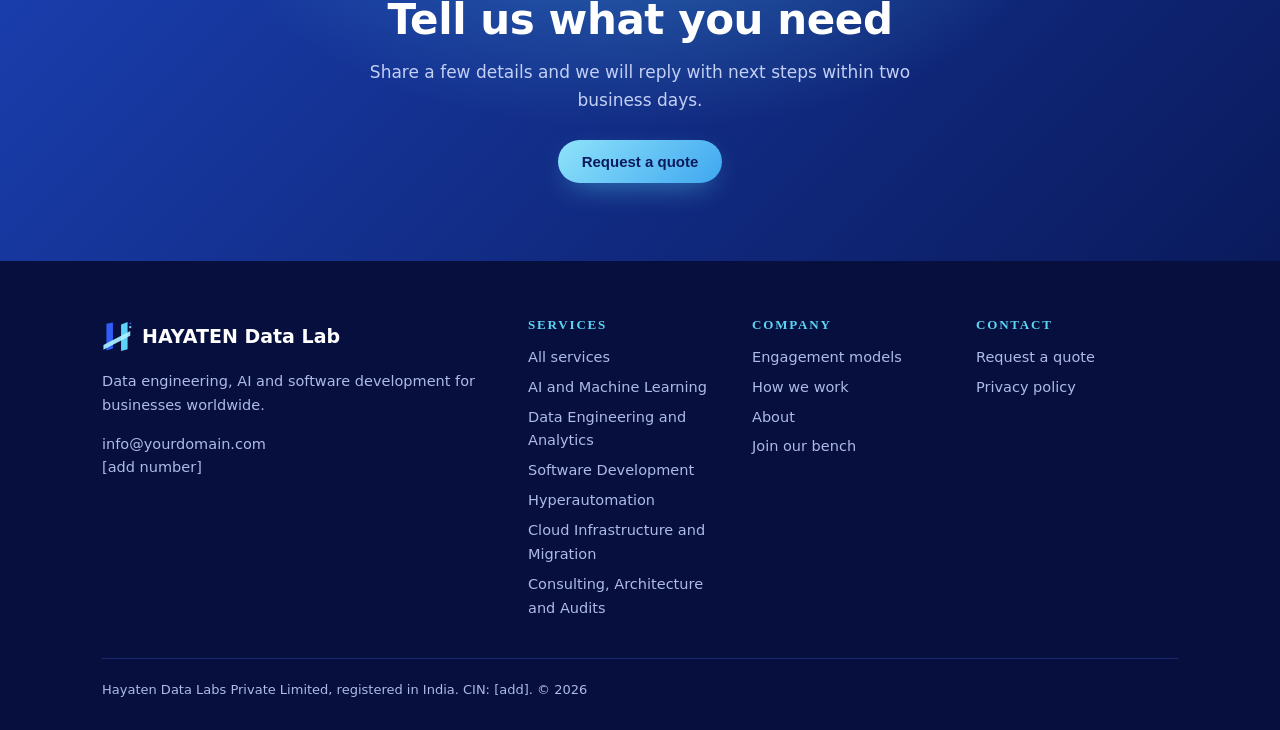
<file: hyperautomation.html>
<!DOCTYPE html><html lang="en"><head><meta charset="utf-8"><meta name="viewport" content="width=device-width,initial-scale=1"><meta http-equiv="Content-Security-Policy" content="default-src 'self'; script-src 'self'; style-src 'self' 'unsafe-inline' https://fonts.googleapis.com; font-src https://fonts.gstatic.com; img-src 'self' data:; connect-src 'self'; object-src 'none'; base-uri 'self'; form-action 'self' mailto:"><meta name="referrer" content="strict-origin-when-cross-origin"><title>Hyperautomation | HAYATEN Data Lab</title><meta name="description" content="Combine process analysis, workflow tools, RPA and AI to remove repetitive manual work."><link rel="preconnect" href="https://fonts.googleapis.com"><link rel="preconnect" href="https://fonts.gstatic.com" crossorigin><link href="https://fonts.googleapis.com/css2?family=Manrope:wght@400;600;700;800&display=swap" rel="stylesheet"><link rel="stylesheet" href="assets/style.css"></head><body>
<header><div class="wrap nav"><a class="logo" href="index.html"><svg width="30" height="33" viewBox="0 0 170 185" aria-hidden="true"><polygon points="25,20 62,13 62,160 25,172" fill="#2f5df5"/><polygon points="108,25 145,10 145,165 108,175" fill="#5fd3f7"/><polygon points="8,140 160,62 160,88 8,168" fill="#a9f1ff" fill-opacity=".92"/><rect x="156" y="14" width="9" height="9" fill="#2f5df5"/><rect x="154" y="34" width="12" height="11" fill="#5fd3f7"/></svg>HAYATEN Data Lab</a><input type="checkbox" id="m"><label class="burger" for="m" aria-label="Menu">&#9776;</label><nav><a href="services.html">Services</a><a href="engagement-models.html">Engagement</a><a href="how-we-work.html">How we work</a><a href="about.html">About</a><a class="btn" href="contact.html">Talk to us</a></nav></div></header>
<main><section class="hero ph"><div class="wrap"><div><div class="eyebrow">HAYATEN Data Lab</div><h1>Hyperautomation</h1><p>Combine process analysis, workflow tools, RPA and AI to remove repetitive manual work.</p></div></div></section><section><div class="wrap two"><div><h2>What we build</h2><ul class="tick"><li>Data entry and reconciliation</li><li>Approvals, notifications and hand-offs</li><li>Automated report generation</li><li>Workflow orchestration across systems</li></ul></div><div><h2>How we deliver</h2><ul class="tick"><li>Map how work really flows first</li><li>Agree a measurable target such as hours saved</li><li>Report against it after launch</li></ul></div></div></section><section class="band"><div class="wrap"><h2>How a project runs</h2><div class="grid"><div class="card step"><b>01</b><h3>Discover</h3><p>We learn your data, systems and goals, and agree scope and measures of success.</p></div><div class="card step"><b>02</b><h3>Design</h3><p>We propose an architecture and a delivery plan with fixed milestones.</p></div><div class="card step"><b>03</b><h3>Build</h3><p>Small tested releases with regular demos, so you steer while change is easy.</p></div><div class="card step"><b>04</b><h3>Operate</h3><p>We monitor and improve the system, or hand over cleanly with documentation.</p></div></div></div></section><section class="cband"><div class="wrap"><h2>Tell us what you need</h2><p>Share a few details and we will reply with next steps within two business days.</p><a class="btn" href="contact.html">Request a quote</a></div></section></main>
<footer><div class="wrap"><div class="grid"><div><a class="logo" href="index.html"><svg width="30" height="33" viewBox="0 0 170 185" aria-hidden="true"><polygon points="25,20 62,13 62,160 25,172" fill="#2f5df5"/><polygon points="108,25 145,10 145,165 108,175" fill="#5fd3f7"/><polygon points="8,140 160,62 160,88 8,168" fill="#a9f1ff" fill-opacity=".92"/><rect x="156" y="14" width="9" height="9" fill="#2f5df5"/><rect x="154" y="34" width="12" height="11" fill="#5fd3f7"/></svg>HAYATEN Data Lab</a><p>Data engineering, AI and software development for businesses worldwide.</p><p>info@yourdomain.com<br>[add number]</p></div>
<div><h3>Services</h3><a href="services.html">All services</a><a href="ai-machine-learning.html">AI and Machine Learning</a><a href="data-engineering.html">Data Engineering and Analytics</a><a href="software-development.html">Software Development</a><a href="hyperautomation.html">Hyperautomation</a><a href="cloud-migration.html">Cloud Infrastructure and Migration</a><a href="consulting-audits.html">Consulting, Architecture and Audits</a></div><div><h3>Company</h3><a href="engagement-models.html">Engagement models</a><a href="how-we-work.html">How we work</a><a href="about.html">About</a><a href="join-our-bench.html">Join our bench</a></div><div><h3>Contact</h3><a href="contact.html">Request a quote</a><a href="privacy.html">Privacy policy</a></div></div>
<div class="fine">Hayaten Data Labs Private Limited, registered in India. CIN: [add]. &copy; 2026</div></div></footer><div id="glow"></div><div id="bar"></div><script src="assets/fx.js" defer></script><script src="assets/cine.js" defer></script><script src="assets/flow.js" defer></script><script src="assets/ai.js" defer></script><script src="assets/sphere.js" defer></script></body></html>
</file>
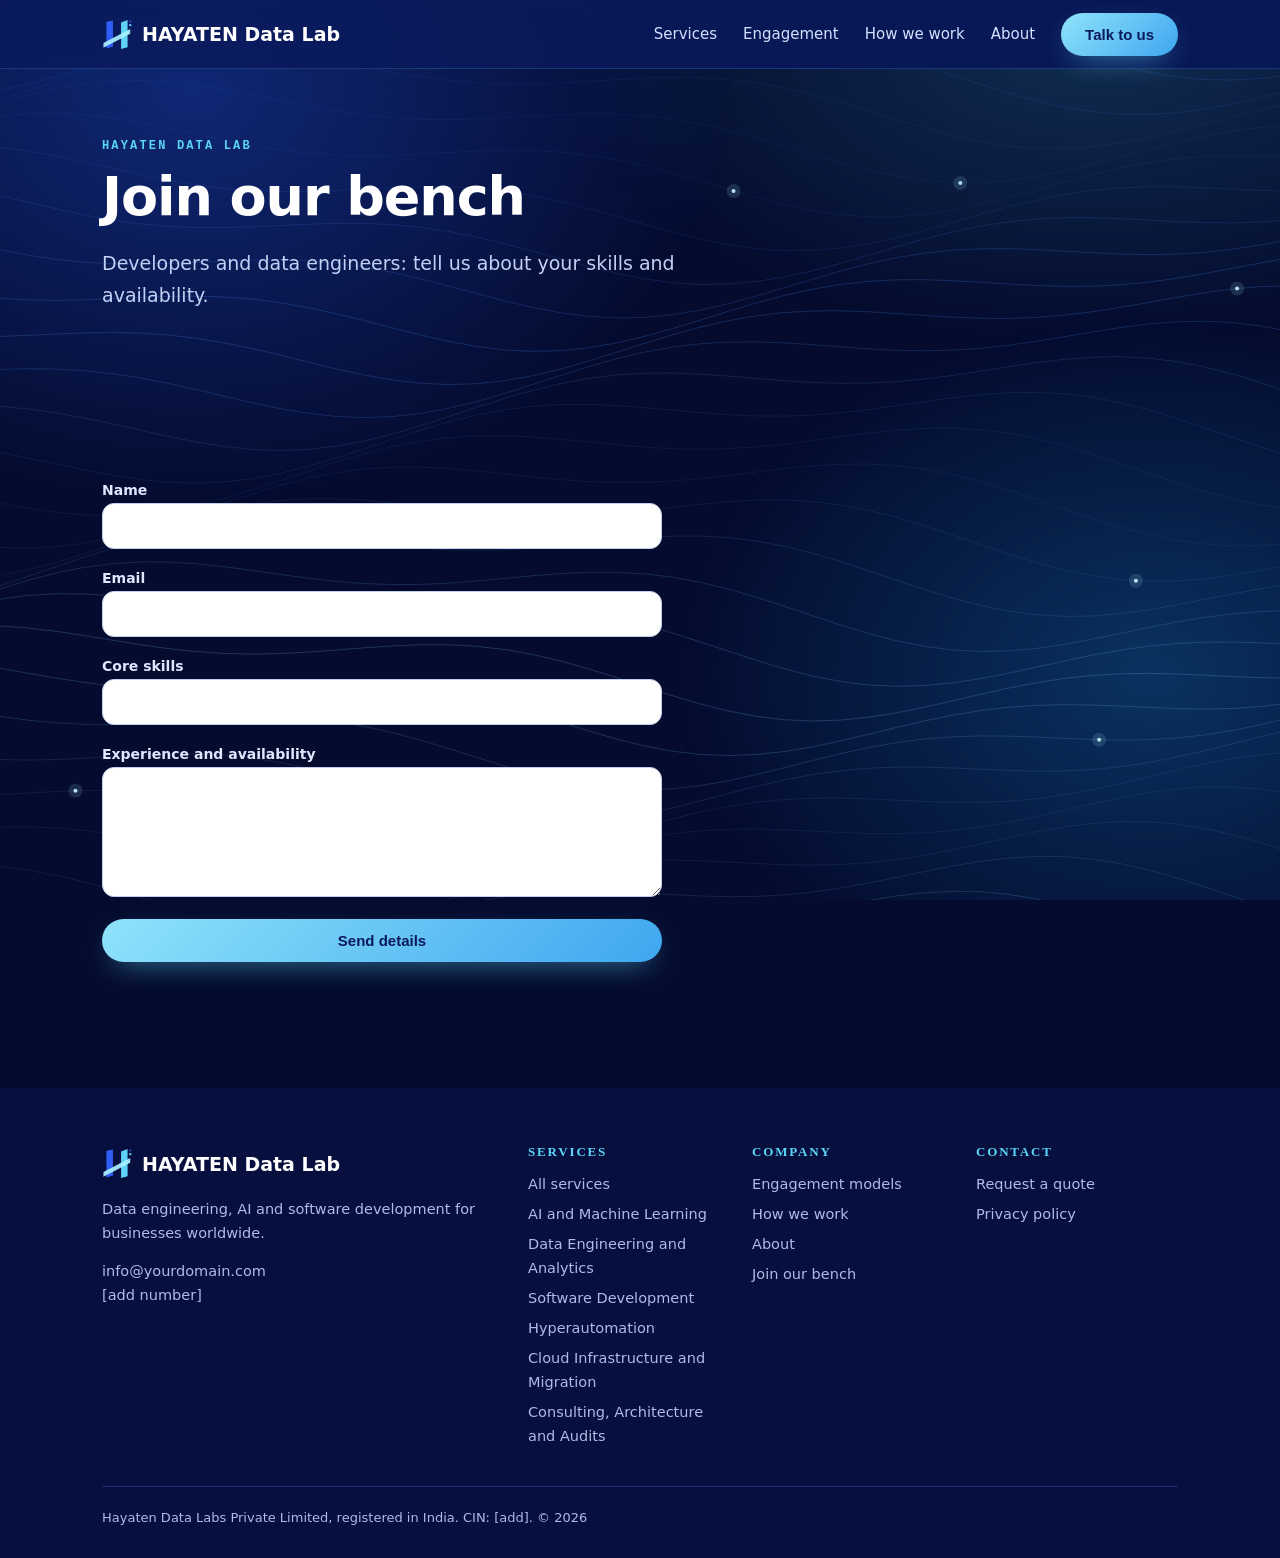
<file: join-our-bench.html>
<!DOCTYPE html><html lang="en"><head><meta charset="utf-8"><meta name="viewport" content="width=device-width,initial-scale=1"><meta http-equiv="Content-Security-Policy" content="default-src 'self'; script-src 'self'; style-src 'self' 'unsafe-inline' https://fonts.googleapis.com; font-src https://fonts.gstatic.com; img-src 'self' data:; connect-src 'self'; object-src 'none'; base-uri 'self'; form-action 'self' mailto:"><meta name="referrer" content="strict-origin-when-cross-origin"><title>Join our bench | HAYATEN Data Lab</title><meta name="description" content="Developers and data engineers: tell us about your skills."><link rel="preconnect" href="https://fonts.googleapis.com"><link rel="preconnect" href="https://fonts.gstatic.com" crossorigin><link href="https://fonts.googleapis.com/css2?family=Manrope:wght@400;600;700;800&display=swap" rel="stylesheet"><link rel="stylesheet" href="assets/style.css"></head><body>
<header><div class="wrap nav"><a class="logo" href="index.html"><svg width="30" height="33" viewBox="0 0 170 185" aria-hidden="true"><polygon points="25,20 62,13 62,160 25,172" fill="#2f5df5"/><polygon points="108,25 145,10 145,165 108,175" fill="#5fd3f7"/><polygon points="8,140 160,62 160,88 8,168" fill="#a9f1ff" fill-opacity=".92"/><rect x="156" y="14" width="9" height="9" fill="#2f5df5"/><rect x="154" y="34" width="12" height="11" fill="#5fd3f7"/></svg>HAYATEN Data Lab</a><input type="checkbox" id="m"><label class="burger" for="m" aria-label="Menu">&#9776;</label><nav><a href="services.html">Services</a><a href="engagement-models.html">Engagement</a><a href="how-we-work.html">How we work</a><a href="about.html">About</a><a class="btn" href="contact.html">Talk to us</a></nav></div></header>
<main><section class="hero ph"><div class="wrap"><div><div class="eyebrow">HAYATEN Data Lab</div><h1>Join our bench</h1><p>Developers and data engineers: tell us about your skills and availability.</p></div></div></section><section><div class="wrap"><form id="f"><div><label>Name</label><input name="Name" required></div><div><label>Email</label><input name="Email" required></div><div><label>Core skills</label><input name="Core skills" required></div><div><label>Experience and availability</label><textarea name="Experience and availability" required></textarea></div><button class="btn" type="submit">Send details</button><p id="n" role="status"></p></form><script src="assets/form.js" defer></script></div></section></main>
<footer><div class="wrap"><div class="grid"><div><a class="logo" href="index.html"><svg width="30" height="33" viewBox="0 0 170 185" aria-hidden="true"><polygon points="25,20 62,13 62,160 25,172" fill="#2f5df5"/><polygon points="108,25 145,10 145,165 108,175" fill="#5fd3f7"/><polygon points="8,140 160,62 160,88 8,168" fill="#a9f1ff" fill-opacity=".92"/><rect x="156" y="14" width="9" height="9" fill="#2f5df5"/><rect x="154" y="34" width="12" height="11" fill="#5fd3f7"/></svg>HAYATEN Data Lab</a><p>Data engineering, AI and software development for businesses worldwide.</p><p>info@yourdomain.com<br>[add number]</p></div>
<div><h3>Services</h3><a href="services.html">All services</a><a href="ai-machine-learning.html">AI and Machine Learning</a><a href="data-engineering.html">Data Engineering and Analytics</a><a href="software-development.html">Software Development</a><a href="hyperautomation.html">Hyperautomation</a><a href="cloud-migration.html">Cloud Infrastructure and Migration</a><a href="consulting-audits.html">Consulting, Architecture and Audits</a></div><div><h3>Company</h3><a href="engagement-models.html">Engagement models</a><a href="how-we-work.html">How we work</a><a href="about.html">About</a><a href="join-our-bench.html">Join our bench</a></div><div><h3>Contact</h3><a href="contact.html">Request a quote</a><a href="privacy.html">Privacy policy</a></div></div>
<div class="fine">Hayaten Data Labs Private Limited, registered in India. CIN: [add]. &copy; 2026</div></div></footer><div id="glow"></div><div id="bar"></div><script src="assets/fx.js" defer></script><script src="assets/cine.js" defer></script><script src="assets/flow.js" defer></script><script src="assets/ai.js" defer></script><script src="assets/sphere.js" defer></script></body></html>
</file>
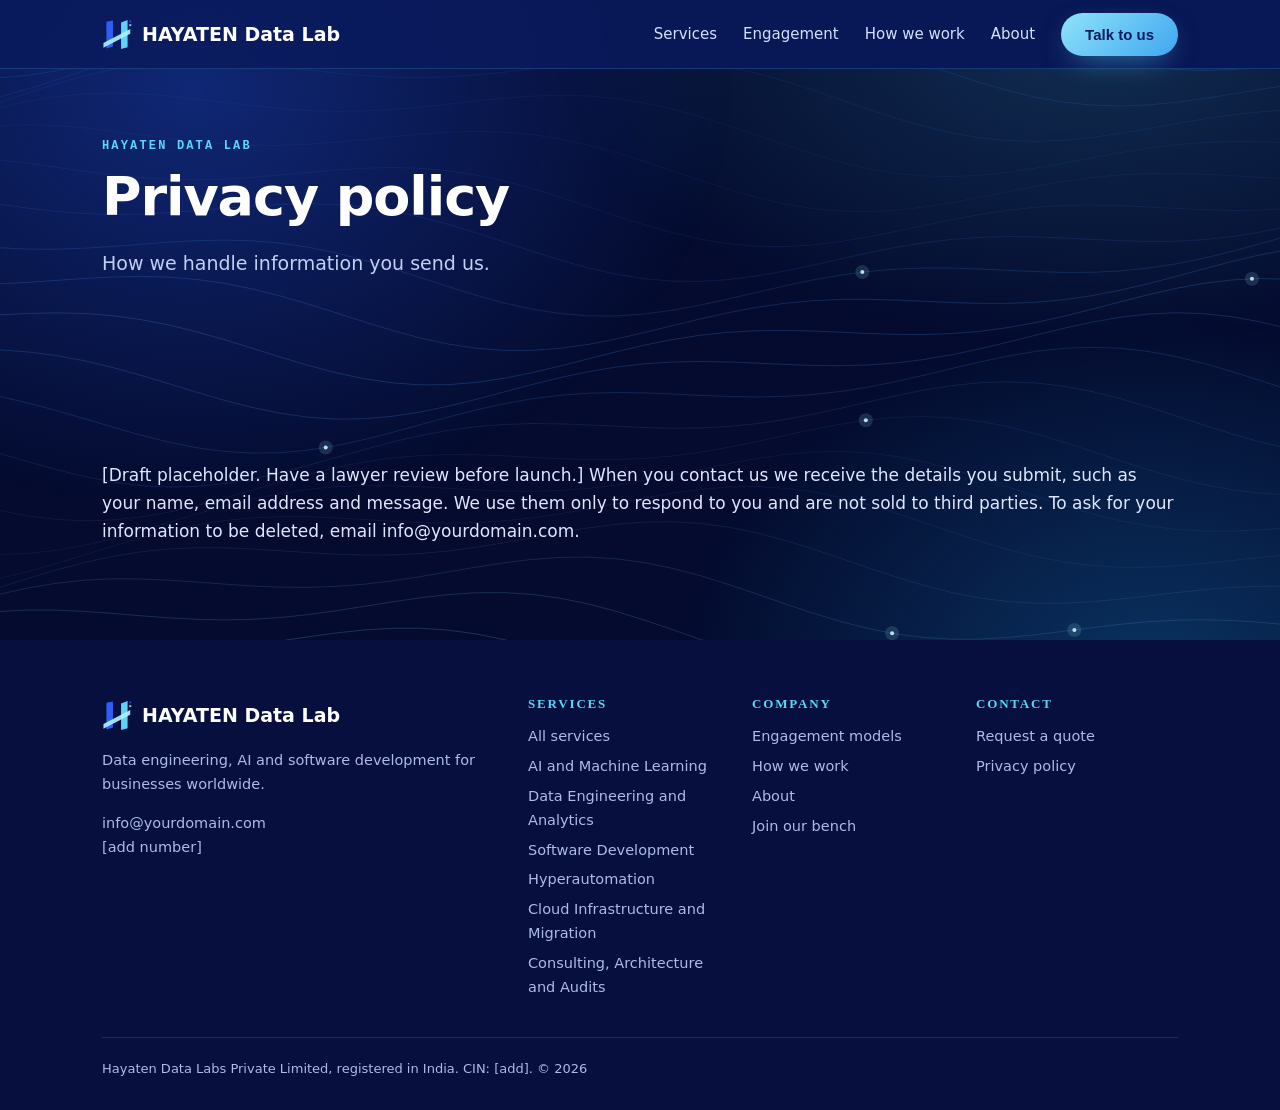
<file: privacy.html>
<!DOCTYPE html><html lang="en"><head><meta charset="utf-8"><meta name="viewport" content="width=device-width,initial-scale=1"><meta http-equiv="Content-Security-Policy" content="default-src 'self'; script-src 'self'; style-src 'self' 'unsafe-inline' https://fonts.googleapis.com; font-src https://fonts.gstatic.com; img-src 'self' data:; connect-src 'self'; object-src 'none'; base-uri 'self'; form-action 'self' mailto:"><meta name="referrer" content="strict-origin-when-cross-origin"><title>Privacy policy | HAYATEN Data Lab</title><meta name="description" content="How Hayaten Data Labs handles personal information."><link rel="preconnect" href="https://fonts.googleapis.com"><link rel="preconnect" href="https://fonts.gstatic.com" crossorigin><link href="https://fonts.googleapis.com/css2?family=Manrope:wght@400;600;700;800&display=swap" rel="stylesheet"><link rel="stylesheet" href="assets/style.css"></head><body>
<header><div class="wrap nav"><a class="logo" href="index.html"><svg width="30" height="33" viewBox="0 0 170 185" aria-hidden="true"><polygon points="25,20 62,13 62,160 25,172" fill="#2f5df5"/><polygon points="108,25 145,10 145,165 108,175" fill="#5fd3f7"/><polygon points="8,140 160,62 160,88 8,168" fill="#a9f1ff" fill-opacity=".92"/><rect x="156" y="14" width="9" height="9" fill="#2f5df5"/><rect x="154" y="34" width="12" height="11" fill="#5fd3f7"/></svg>HAYATEN Data Lab</a><input type="checkbox" id="m"><label class="burger" for="m" aria-label="Menu">&#9776;</label><nav><a href="services.html">Services</a><a href="engagement-models.html">Engagement</a><a href="how-we-work.html">How we work</a><a href="about.html">About</a><a class="btn" href="contact.html">Talk to us</a></nav></div></header>
<main><section class="hero ph"><div class="wrap"><div><div class="eyebrow">HAYATEN Data Lab</div><h1>Privacy policy</h1><p>How we handle information you send us.</p></div></div></section><section><div class="wrap"><p>[Draft placeholder. Have a lawyer review before launch.] When you contact us we receive the details you submit, such as your name, email address and message. We use them only to respond to you and are not sold to third parties. To ask for your information to be deleted, email info@yourdomain.com.</p></div></section></main>
<footer><div class="wrap"><div class="grid"><div><a class="logo" href="index.html"><svg width="30" height="33" viewBox="0 0 170 185" aria-hidden="true"><polygon points="25,20 62,13 62,160 25,172" fill="#2f5df5"/><polygon points="108,25 145,10 145,165 108,175" fill="#5fd3f7"/><polygon points="8,140 160,62 160,88 8,168" fill="#a9f1ff" fill-opacity=".92"/><rect x="156" y="14" width="9" height="9" fill="#2f5df5"/><rect x="154" y="34" width="12" height="11" fill="#5fd3f7"/></svg>HAYATEN Data Lab</a><p>Data engineering, AI and software development for businesses worldwide.</p><p>info@yourdomain.com<br>[add number]</p></div>
<div><h3>Services</h3><a href="services.html">All services</a><a href="ai-machine-learning.html">AI and Machine Learning</a><a href="data-engineering.html">Data Engineering and Analytics</a><a href="software-development.html">Software Development</a><a href="hyperautomation.html">Hyperautomation</a><a href="cloud-migration.html">Cloud Infrastructure and Migration</a><a href="consulting-audits.html">Consulting, Architecture and Audits</a></div><div><h3>Company</h3><a href="engagement-models.html">Engagement models</a><a href="how-we-work.html">How we work</a><a href="about.html">About</a><a href="join-our-bench.html">Join our bench</a></div><div><h3>Contact</h3><a href="contact.html">Request a quote</a><a href="privacy.html">Privacy policy</a></div></div>
<div class="fine">Hayaten Data Labs Private Limited, registered in India. CIN: [add]. &copy; 2026</div></div></footer><div id="glow"></div><div id="bar"></div><script src="assets/fx.js" defer></script><script src="assets/cine.js" defer></script><script src="assets/flow.js" defer></script><script src="assets/ai.js" defer></script><script src="assets/sphere.js" defer></script></body></html>
</file>
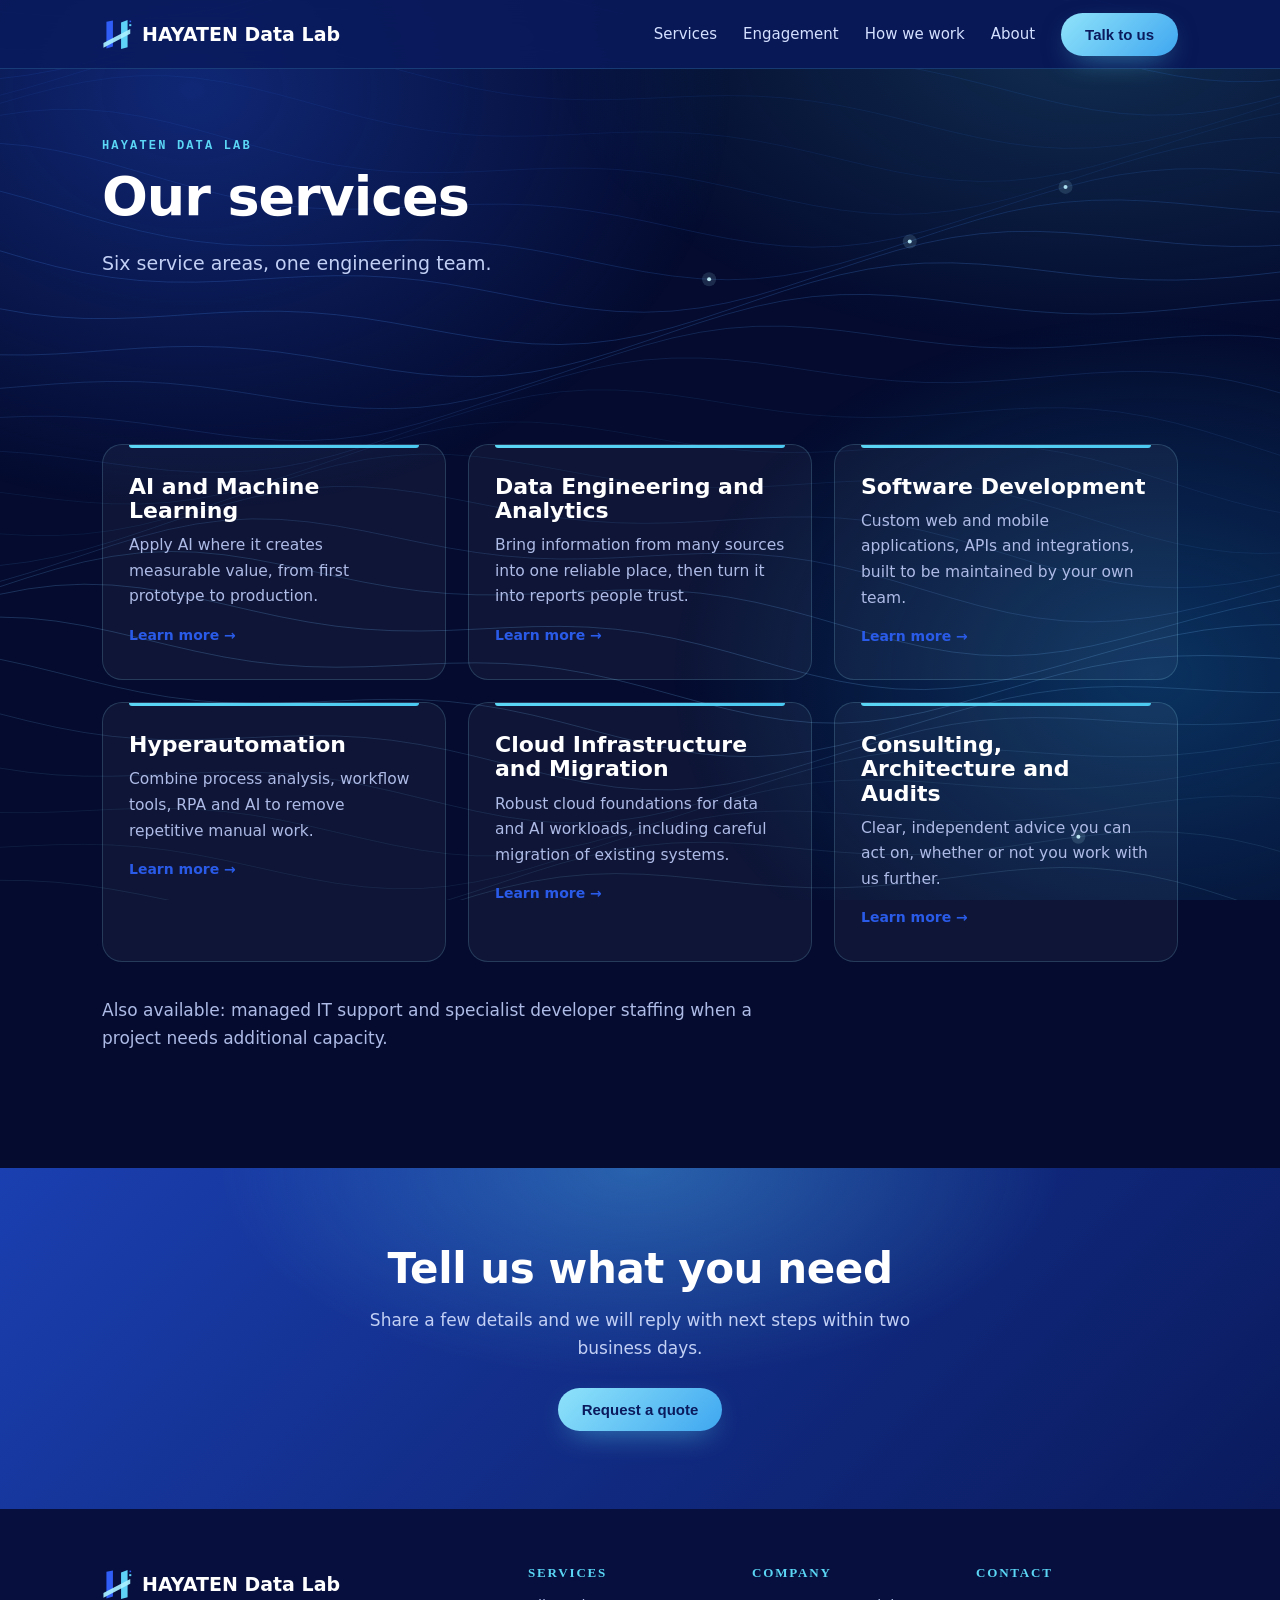
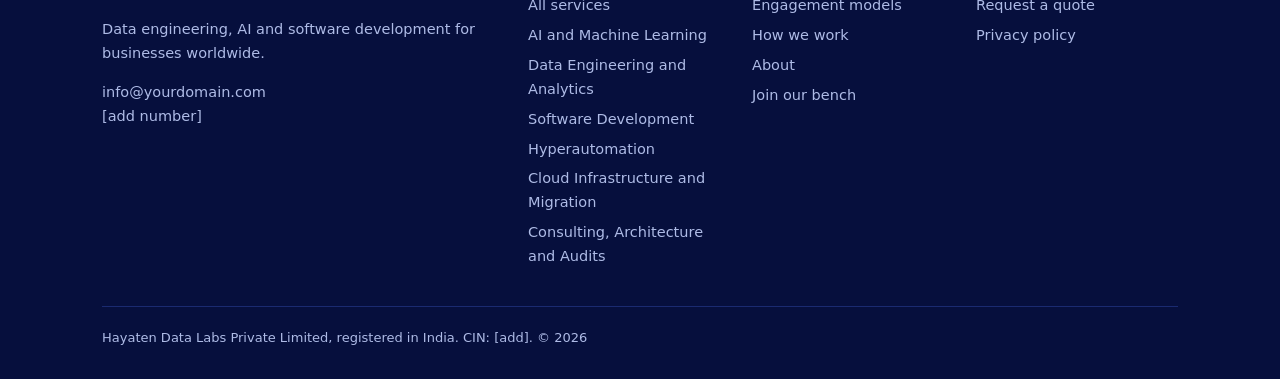
<file: services.html>
<!DOCTYPE html><html lang="en"><head><meta charset="utf-8"><meta name="viewport" content="width=device-width,initial-scale=1"><meta http-equiv="Content-Security-Policy" content="default-src 'self'; script-src 'self'; style-src 'self' 'unsafe-inline' https://fonts.googleapis.com; font-src https://fonts.gstatic.com; img-src 'self' data:; connect-src 'self'; object-src 'none'; base-uri 'self'; form-action 'self' mailto:"><meta name="referrer" content="strict-origin-when-cross-origin"><title>Services | HAYATEN Data Lab</title><meta name="description" content="Software development, data engineering, AI, hyperautomation, cloud migration and consulting."><link rel="preconnect" href="https://fonts.googleapis.com"><link rel="preconnect" href="https://fonts.gstatic.com" crossorigin><link href="https://fonts.googleapis.com/css2?family=Manrope:wght@400;600;700;800&display=swap" rel="stylesheet"><link rel="stylesheet" href="assets/style.css"></head><body>
<header><div class="wrap nav"><a class="logo" href="index.html"><svg width="30" height="33" viewBox="0 0 170 185" aria-hidden="true"><polygon points="25,20 62,13 62,160 25,172" fill="#2f5df5"/><polygon points="108,25 145,10 145,165 108,175" fill="#5fd3f7"/><polygon points="8,140 160,62 160,88 8,168" fill="#a9f1ff" fill-opacity=".92"/><rect x="156" y="14" width="9" height="9" fill="#2f5df5"/><rect x="154" y="34" width="12" height="11" fill="#5fd3f7"/></svg>HAYATEN Data Lab</a><input type="checkbox" id="m"><label class="burger" for="m" aria-label="Menu">&#9776;</label><nav><a href="services.html">Services</a><a href="engagement-models.html">Engagement</a><a href="how-we-work.html">How we work</a><a href="about.html">About</a><a class="btn" href="contact.html">Talk to us</a></nav></div></header>
<main><section class="hero ph"><div class="wrap"><div><div class="eyebrow">HAYATEN Data Lab</div><h1>Our services</h1><p>Six service areas, one engineering team.</p></div></div></section><section><div class="wrap"><div class="grid"><a class="card" href="ai-machine-learning.html"><h3>AI and Machine Learning</h3><p>Apply AI where it creates measurable value, from first prototype to production.</p><span class="go">Learn more &rarr;</span></a><a class="card" href="data-engineering.html"><h3>Data Engineering and Analytics</h3><p>Bring information from many sources into one reliable place, then turn it into reports people trust.</p><span class="go">Learn more &rarr;</span></a><a class="card" href="software-development.html"><h3>Software Development</h3><p>Custom web and mobile applications, APIs and integrations, built to be maintained by your own team.</p><span class="go">Learn more &rarr;</span></a><a class="card" href="hyperautomation.html"><h3>Hyperautomation</h3><p>Combine process analysis, workflow tools, RPA and AI to remove repetitive manual work.</p><span class="go">Learn more &rarr;</span></a><a class="card" href="cloud-migration.html"><h3>Cloud Infrastructure and Migration</h3><p>Robust cloud foundations for data and AI workloads, including careful migration of existing systems.</p><span class="go">Learn more &rarr;</span></a><a class="card" href="consulting-audits.html"><h3>Consulting, Architecture and Audits</h3><p>Clear, independent advice you can act on, whether or not you work with us further.</p><span class="go">Learn more &rarr;</span></a></div><p class="lead" style="margin-top:34px">Also available: managed IT support and specialist developer staffing when a project needs additional capacity.</p></div></section><section class="cband"><div class="wrap"><h2>Tell us what you need</h2><p>Share a few details and we will reply with next steps within two business days.</p><a class="btn" href="contact.html">Request a quote</a></div></section></main>
<footer><div class="wrap"><div class="grid"><div><a class="logo" href="index.html"><svg width="30" height="33" viewBox="0 0 170 185" aria-hidden="true"><polygon points="25,20 62,13 62,160 25,172" fill="#2f5df5"/><polygon points="108,25 145,10 145,165 108,175" fill="#5fd3f7"/><polygon points="8,140 160,62 160,88 8,168" fill="#a9f1ff" fill-opacity=".92"/><rect x="156" y="14" width="9" height="9" fill="#2f5df5"/><rect x="154" y="34" width="12" height="11" fill="#5fd3f7"/></svg>HAYATEN Data Lab</a><p>Data engineering, AI and software development for businesses worldwide.</p><p>info@yourdomain.com<br>[add number]</p></div>
<div><h3>Services</h3><a href="services.html">All services</a><a href="ai-machine-learning.html">AI and Machine Learning</a><a href="data-engineering.html">Data Engineering and Analytics</a><a href="software-development.html">Software Development</a><a href="hyperautomation.html">Hyperautomation</a><a href="cloud-migration.html">Cloud Infrastructure and Migration</a><a href="consulting-audits.html">Consulting, Architecture and Audits</a></div><div><h3>Company</h3><a href="engagement-models.html">Engagement models</a><a href="how-we-work.html">How we work</a><a href="about.html">About</a><a href="join-our-bench.html">Join our bench</a></div><div><h3>Contact</h3><a href="contact.html">Request a quote</a><a href="privacy.html">Privacy policy</a></div></div>
<div class="fine">Hayaten Data Labs Private Limited, registered in India. CIN: [add]. &copy; 2026</div></div></footer><div id="glow"></div><div id="bar"></div><script src="assets/fx.js" defer></script><script src="assets/cine.js" defer></script><script src="assets/flow.js" defer></script><script src="assets/ai.js" defer></script><script src="assets/sphere.js" defer></script></body></html>
</file>
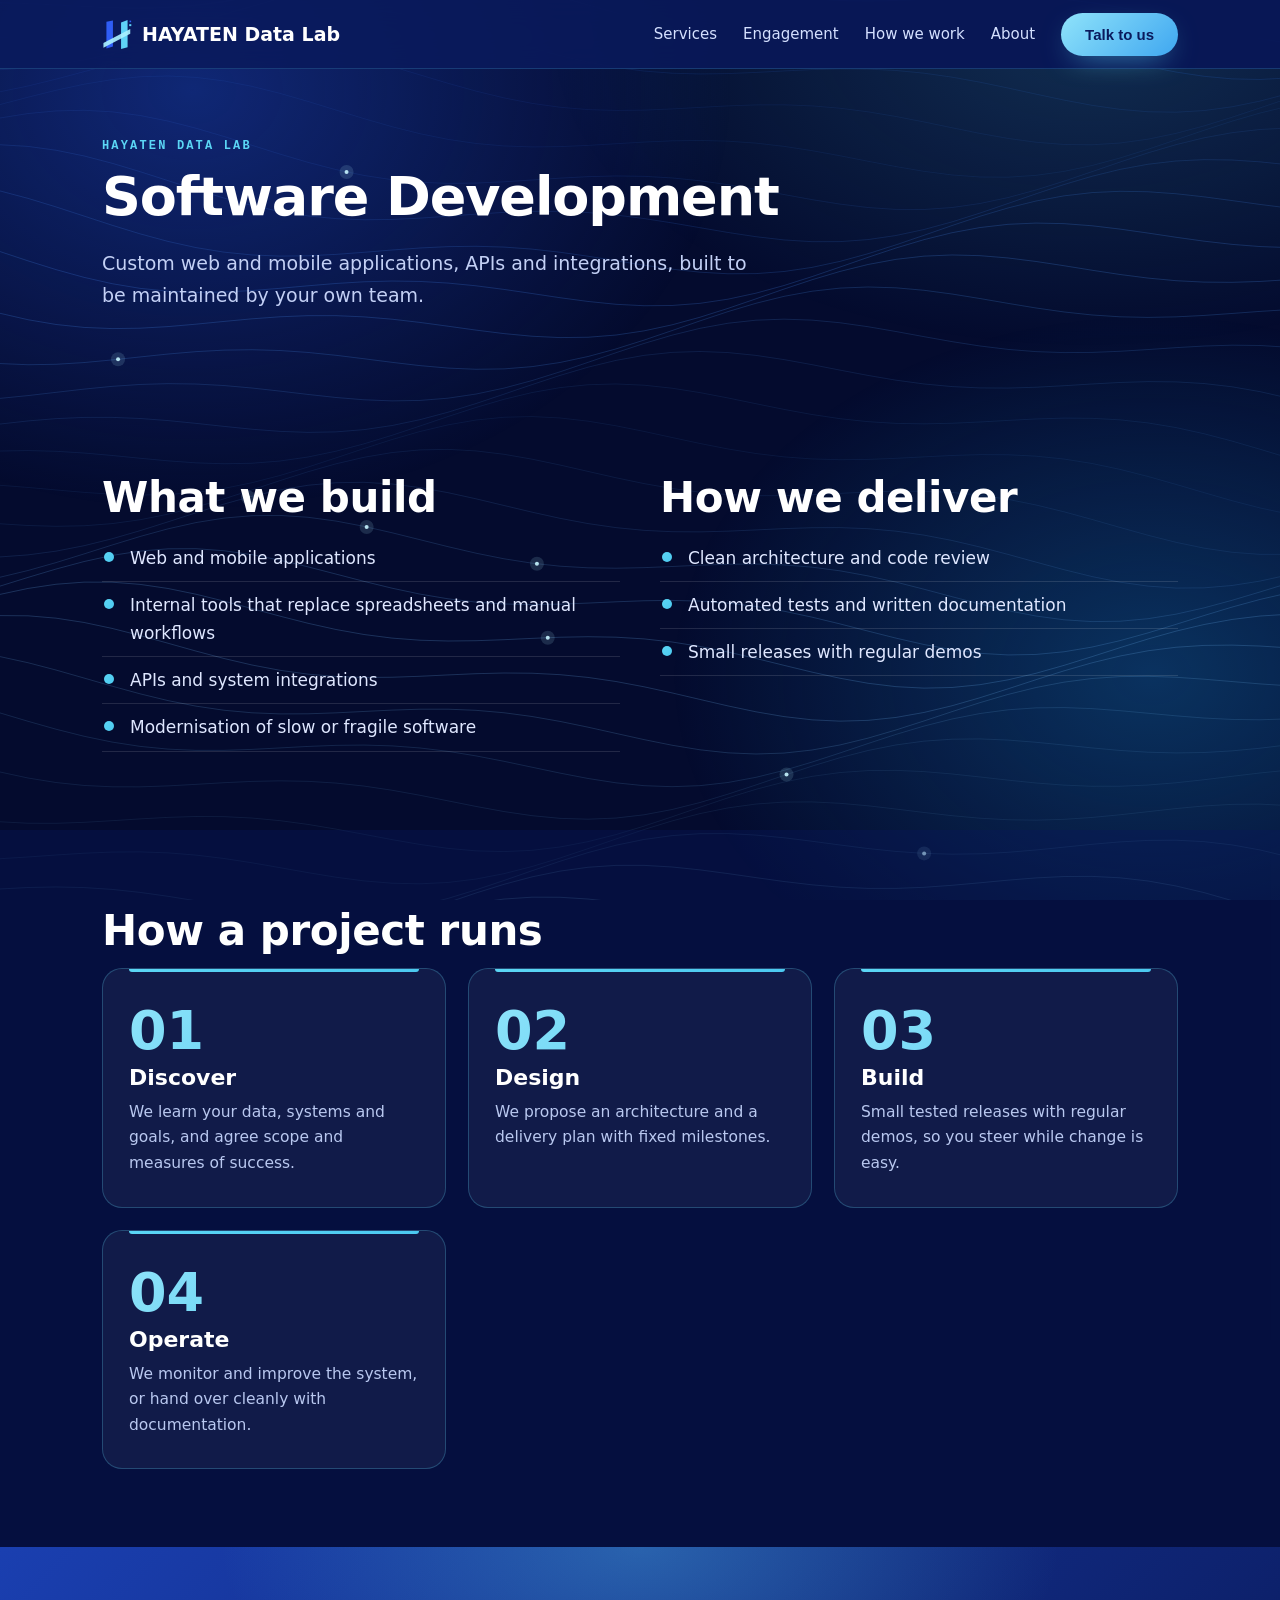
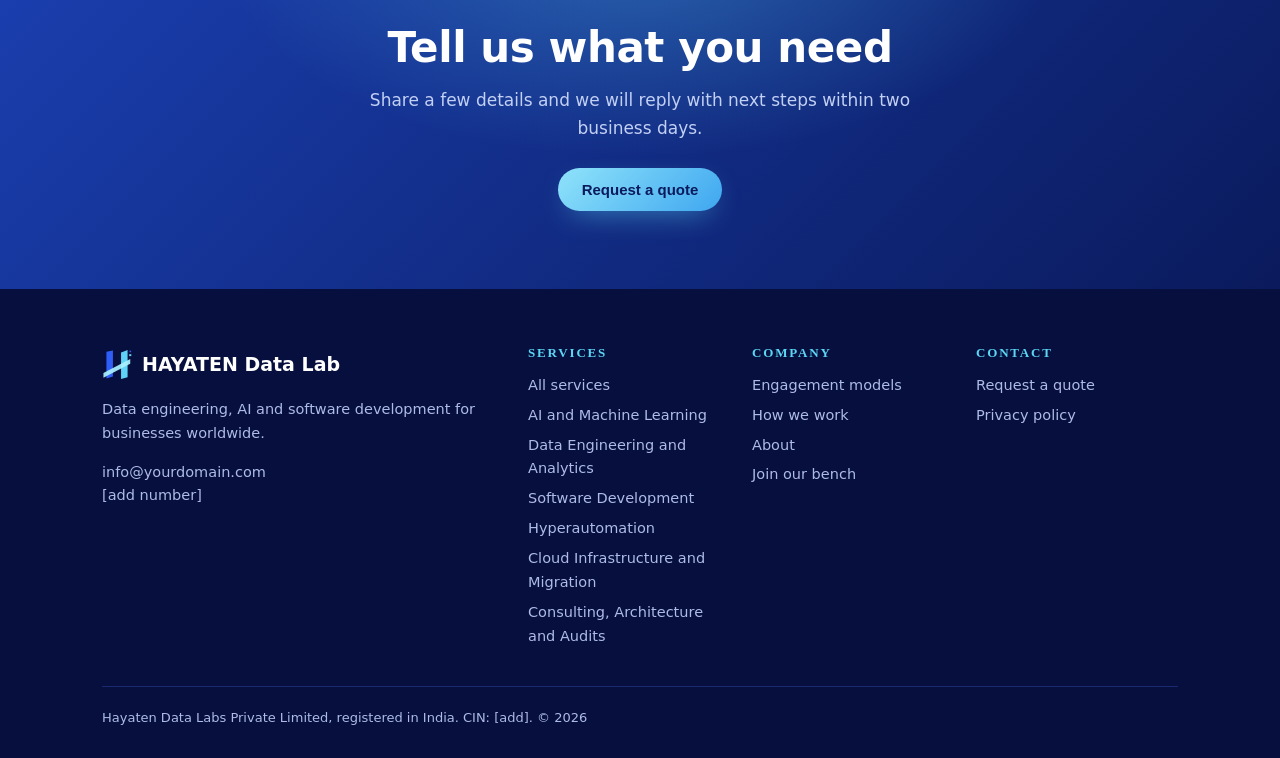
<file: software-development.html>
<!DOCTYPE html><html lang="en"><head><meta charset="utf-8"><meta name="viewport" content="width=device-width,initial-scale=1"><meta http-equiv="Content-Security-Policy" content="default-src 'self'; script-src 'self'; style-src 'self' 'unsafe-inline' https://fonts.googleapis.com; font-src https://fonts.gstatic.com; img-src 'self' data:; connect-src 'self'; object-src 'none'; base-uri 'self'; form-action 'self' mailto:"><meta name="referrer" content="strict-origin-when-cross-origin"><title>Software Development | HAYATEN Data Lab</title><meta name="description" content="Custom web and mobile applications, APIs and integrations, built to be maintained by your own team."><link rel="preconnect" href="https://fonts.googleapis.com"><link rel="preconnect" href="https://fonts.gstatic.com" crossorigin><link href="https://fonts.googleapis.com/css2?family=Manrope:wght@400;600;700;800&display=swap" rel="stylesheet"><link rel="stylesheet" href="assets/style.css"></head><body>
<header><div class="wrap nav"><a class="logo" href="index.html"><svg width="30" height="33" viewBox="0 0 170 185" aria-hidden="true"><polygon points="25,20 62,13 62,160 25,172" fill="#2f5df5"/><polygon points="108,25 145,10 145,165 108,175" fill="#5fd3f7"/><polygon points="8,140 160,62 160,88 8,168" fill="#a9f1ff" fill-opacity=".92"/><rect x="156" y="14" width="9" height="9" fill="#2f5df5"/><rect x="154" y="34" width="12" height="11" fill="#5fd3f7"/></svg>HAYATEN Data Lab</a><input type="checkbox" id="m"><label class="burger" for="m" aria-label="Menu">&#9776;</label><nav><a href="services.html">Services</a><a href="engagement-models.html">Engagement</a><a href="how-we-work.html">How we work</a><a href="about.html">About</a><a class="btn" href="contact.html">Talk to us</a></nav></div></header>
<main><section class="hero ph"><div class="wrap"><div><div class="eyebrow">HAYATEN Data Lab</div><h1>Software Development</h1><p>Custom web and mobile applications, APIs and integrations, built to be maintained by your own team.</p></div></div></section><section><div class="wrap two"><div><h2>What we build</h2><ul class="tick"><li>Web and mobile applications</li><li>Internal tools that replace spreadsheets and manual workflows</li><li>APIs and system integrations</li><li>Modernisation of slow or fragile software</li></ul></div><div><h2>How we deliver</h2><ul class="tick"><li>Clean architecture and code review</li><li>Automated tests and written documentation</li><li>Small releases with regular demos</li></ul></div></div></section><section class="band"><div class="wrap"><h2>How a project runs</h2><div class="grid"><div class="card step"><b>01</b><h3>Discover</h3><p>We learn your data, systems and goals, and agree scope and measures of success.</p></div><div class="card step"><b>02</b><h3>Design</h3><p>We propose an architecture and a delivery plan with fixed milestones.</p></div><div class="card step"><b>03</b><h3>Build</h3><p>Small tested releases with regular demos, so you steer while change is easy.</p></div><div class="card step"><b>04</b><h3>Operate</h3><p>We monitor and improve the system, or hand over cleanly with documentation.</p></div></div></div></section><section class="cband"><div class="wrap"><h2>Tell us what you need</h2><p>Share a few details and we will reply with next steps within two business days.</p><a class="btn" href="contact.html">Request a quote</a></div></section></main>
<footer><div class="wrap"><div class="grid"><div><a class="logo" href="index.html"><svg width="30" height="33" viewBox="0 0 170 185" aria-hidden="true"><polygon points="25,20 62,13 62,160 25,172" fill="#2f5df5"/><polygon points="108,25 145,10 145,165 108,175" fill="#5fd3f7"/><polygon points="8,140 160,62 160,88 8,168" fill="#a9f1ff" fill-opacity=".92"/><rect x="156" y="14" width="9" height="9" fill="#2f5df5"/><rect x="154" y="34" width="12" height="11" fill="#5fd3f7"/></svg>HAYATEN Data Lab</a><p>Data engineering, AI and software development for businesses worldwide.</p><p>info@yourdomain.com<br>[add number]</p></div>
<div><h3>Services</h3><a href="services.html">All services</a><a href="ai-machine-learning.html">AI and Machine Learning</a><a href="data-engineering.html">Data Engineering and Analytics</a><a href="software-development.html">Software Development</a><a href="hyperautomation.html">Hyperautomation</a><a href="cloud-migration.html">Cloud Infrastructure and Migration</a><a href="consulting-audits.html">Consulting, Architecture and Audits</a></div><div><h3>Company</h3><a href="engagement-models.html">Engagement models</a><a href="how-we-work.html">How we work</a><a href="about.html">About</a><a href="join-our-bench.html">Join our bench</a></div><div><h3>Contact</h3><a href="contact.html">Request a quote</a><a href="privacy.html">Privacy policy</a></div></div>
<div class="fine">Hayaten Data Labs Private Limited, registered in India. CIN: [add]. &copy; 2026</div></div></footer><div id="glow"></div><div id="bar"></div><script src="assets/fx.js" defer></script><script src="assets/cine.js" defer></script><script src="assets/flow.js" defer></script><script src="assets/ai.js" defer></script><script src="assets/sphere.js" defer></script></body></html>
</file>
<file: assets/style.css>
*,*::before,*::after{box-sizing:border-box}html{scroll-behavior:smooth}
:root{--ink:#0a1a5c;--deep:#12308f;--em:#2a5be8;--teal:#4cc9f0;--gold:#5bd6f5;--ivory:#f4f8ff;--text:#0f1f4d;--mute:#56658c;--line:#d8e3f5}
body{margin:0;font:400 17px/1.65 Manrope,system-ui,sans-serif;color:var(--text);background:var(--ivory)}
h1,h2,h3{font-family:Manrope,system-ui,sans-serif;font-weight:800;line-height:1.1;margin:0}a{color:inherit}
:focus-visible{outline:3px solid var(--gold);outline-offset:3px}
.wrap{max-width:1120px;margin:0 auto;padding:0 22px}
header{position:sticky;top:0;z-index:9;background:rgba(10,26,92,.86);backdrop-filter:blur(14px);border-bottom:1px solid rgba(91,214,245,.18)}
.nav{display:flex;align-items:center;justify-content:space-between;height:68px}
.logo{display:flex;align-items:center;gap:10px;color:#fff;text-decoration:none;font:600 19px Manrope,system-ui,sans-serif}
nav{display:flex;gap:26px;align-items:center}nav a{color:#d4e0ff;text-decoration:none;font-size:15px}nav a:hover{color:#fff}
.btn{display:inline-block;padding:13px 24px;border-radius:999px;font:700 15px Manrope,sans-serif;text-decoration:none;border:0;cursor:pointer;background:linear-gradient(135deg,#8fe3fa,#3fa7f0);color:#0a1a5c;box-shadow:0 10px 30px -12px rgba(91,214,245,.7)}
.btn.ghost{background:transparent;color:#fff;border:1px solid rgba(255,255,255,.35);box-shadow:none}
#m,.burger{display:none}
.hero{color:#fff;padding:92px 0 80px;overflow:hidden;background:radial-gradient(900px 520px at 88% -10%,rgba(76,201,240,.38),transparent 60%),radial-gradient(700px 500px at -5% 105%,rgba(91,214,245,.24),transparent 60%),linear-gradient(160deg,#0a1a5c,#1a3fb0 58%,#0a1a5c)}
.hero .wrap{display:grid;grid-template-columns:1.05fr .95fr;gap:36px;align-items:center}
.hero h1{font-size:clamp(38px,5.6vw,66px);letter-spacing:-.02em}.hero h1 em{font-style:normal;background:linear-gradient(90deg,#8fe3fa,#b4f0ff);-webkit-background-clip:text;background-clip:text;color:transparent}
.hero p{font-size:19px;color:#c3d0f5;max-width:34em;margin:22px 0 30px}.cta{display:flex;gap:12px;flex-wrap:wrap}
.hero img{width:100%;height:auto;display:block}.ph{padding:70px 0 56px}.ph .wrap{display:block}.ph h1{font-size:clamp(34px,5vw,54px)}
.eyebrow{font:700 12px Manrope;letter-spacing:.18em;text-transform:uppercase;color:var(--gold);margin-bottom:14px}
section{padding:78px 0}h2{font-size:clamp(28px,3.8vw,42px);letter-spacing:-.01em;margin-bottom:14px}.lead{color:var(--mute);max-width:42em;margin:0 0 38px}
.grid{display:grid;grid-template-columns:repeat(auto-fit,minmax(260px,1fr));gap:22px}
.card{position:relative;background:#fff;border:1px solid var(--line);border-radius:20px;padding:30px 26px;text-decoration:none;display:block;box-shadow:0 22px 44px -30px rgba(10,26,92,.45);transition:transform .25s}
.card::before{content:"";position:absolute;left:26px;right:26px;top:0;height:3px;border-radius:0 0 4px 4px;background:linear-gradient(90deg,var(--gold),var(--teal))}
a.card:hover{transform:translateY(-5px)}.card h3{font-size:22px;margin-bottom:10px}.card p{margin:0;color:var(--mute);font-size:15.5px}.card .go{display:inline-block;margin-top:14px;color:var(--em);font-weight:700;font-size:14px}
.band{color:#fff;background:radial-gradient(700px 400px at 100% 0,rgba(76,201,240,.25),transparent 60%),linear-gradient(135deg,#12308f,#0a1a5c)}.band .lead{color:#b9c8f0}
.band .card{background:rgba(255,255,255,.05);border-color:rgba(91,214,245,.25);box-shadow:none}.band .card p{color:#b9c8f0}
.step b{display:block;font:600 54px Manrope,system-ui,sans-serif;background:linear-gradient(135deg,#8fe3fa,#4cc9f0);-webkit-background-clip:text;background-clip:text;color:transparent;margin-bottom:4px}
ul.tick{list-style:none;padding:0;margin:0}ul.tick li{padding:9px 0 9px 28px;position:relative;border-bottom:1px solid var(--line)}ul.tick li::before{content:"";position:absolute;left:2px;top:17px;width:10px;height:10px;border-radius:50%;background:linear-gradient(135deg,var(--gold),var(--teal))}
.two{display:grid;grid-template-columns:1fr 1fr;gap:40px}.cband{text-align:center;color:#fff;background:radial-gradient(600px 300px at 50% 0,rgba(91,214,245,.3),transparent 70%),linear-gradient(135deg,#1a3fb0,#0a1a5c)}
.cband p{color:#c3d0f5;max-width:36em;margin:0 auto 26px}
form{display:grid;gap:14px;max-width:560px}label{font-weight:600;font-size:14px}input,textarea,select{width:100%;padding:13px 14px;border-radius:12px;border:1px solid #c3d0ea;background:#fff;font:400 16px Manrope,sans-serif;color:var(--text)}textarea{min-height:130px}
footer{background:#060f3d;color:#aebbe6;padding:56px 0 30px;font-size:14.5px}footer .grid{grid-template-columns:2fr 1fr 1fr 1fr}footer a{display:block;color:#aebbe6;text-decoration:none;padding:3px 0}footer a:hover{color:#fff}footer h3{font:700 13px Manrope;letter-spacing:.14em;text-transform:uppercase;color:var(--gold);margin-bottom:10px}
.fine{border-top:1px solid #1a2a70;margin-top:34px;padding-top:20px;font-size:13px}
@media(max-width:820px){.hero .wrap,.two,footer .grid{grid-template-columns:1fr}.hero{padding:56px 0}section{padding:56px 0}
.burger{display:block;color:#fff;font-size:26px;cursor:pointer}nav{display:none;position:absolute;top:68px;left:0;right:0;flex-direction:column;background:#0a1a5c;padding:18px 22px 24px;align-items:flex-start;gap:16px}#m:checked~nav{display:flex}}
@media(prefers-reduced-motion:reduce){*{transition:none!important}html{scroll-behavior:auto}}
.sph{position:absolute;left:0;top:0;width:100%;height:100%;z-index:0;pointer-events:none}.hero.big{position:relative}.hero.big .wrap{position:relative;z-index:1}.hero.big::after{content:"A MAP OF THE COMPUTING ECOSYSTEM";position:absolute;right:22px;bottom:22px;font:700 11px "Courier New",monospace;letter-spacing:.16em;color:#8fe3fa;opacity:.7}


body::before{content:"";position:fixed;inset:0;z-index:0;pointer-events:none;background:radial-gradient(900px 700px at 15% 10%,rgba(26,63,176,.55),transparent 60%),radial-gradient(800px 600px at 90% 75%,rgba(20,110,170,.4),transparent 60%)}
#flow{position:fixed;left:0;top:0;width:100%;height:100%;z-index:0;pointer-events:none}main{position:relative;z-index:1}
.hero{background:radial-gradient(900px 520px at 85% -10%,rgba(76,201,240,.18),transparent 60%)!important}.band{background:rgba(10,26,92,.38)!important}
.path{height:340vh;position:relative}.path .stick{position:sticky;top:0;height:100vh;height:100svh;overflow:hidden}.path canvas{position:absolute;left:0;top:0;width:100%;height:100%}
.path .wrap{position:relative;z-index:1;height:100%;padding-top:96px}.caps{position:relative;margin-top:18px}.cap{position:absolute;left:0;top:0;max-width:520px;opacity:0;transform:translateY(22px);transition:opacity .6s,transform .6s}.cap.on{opacity:1;transform:none}
.cap span{display:block;font:700 12px/1 "Courier New",monospace;letter-spacing:.18em;color:#8fe3fa;margin-bottom:16px}.cap h2{font-size:clamp(34px,5.2vw,64px);letter-spacing:-.035em}.cap p{color:#c3d0f5;font-size:clamp(17px,2vw,21px);margin-top:16px}
.pbar{position:absolute;left:22px;right:22px;bottom:28px;height:2px;background:rgba(255,255,255,.14);z-index:2}.pbar i{display:block;height:100%;transform-origin:0 50%;transform:scaleX(0);background:linear-gradient(90deg,#4a7cff,#8fe3fa)}

#fluid{position:fixed;left:0;top:0;pointer-events:none;z-index:1}
.fxhost>.wrap,.story .wrap,.mfx .stick,footer{z-index:2}footer{position:relative}
.eyebrow{font-family:ui-monospace,SFMono-Regular,Menlo,monospace}
#hud{position:fixed;left:50%;bottom:18px;transform:translateX(-50%);z-index:12;display:flex;gap:14px;align-items:center;padding:11px 18px;border-radius:14px;background:rgba(4,11,46,.8);backdrop-filter:blur(10px);border:1px solid rgba(143,227,250,.28);font:600 12px ui-monospace,SFMono-Regular,Menlo,monospace;letter-spacing:.12em;color:#cfe9ff;opacity:0;transition:opacity .4s;pointer-events:none;white-space:nowrap}#hud.on{opacity:1}
#hud i{display:block;width:80px;height:3px;background:rgba(255,255,255,.18);border-radius:3px;overflow:hidden;position:relative}#hud i b{position:absolute;left:0;top:0;bottom:0;width:0;background:linear-gradient(90deg,#8fe3fa,#4a7cff);transition:width .5s}


body{background:#040b2e;color:#dfe7ff}main h2,main h3{color:#fff}.lead{color:#aebbe6}label{color:#dfe7ff}
.card{background:rgba(255,255,255,.045);border-color:rgba(143,227,250,.18);box-shadow:none;color:#e8eeff}.card p{color:#aebbe6}a.card:hover{background:rgba(255,255,255,.09)}
ul.tick li{border-color:rgba(255,255,255,.12)}details{background:rgba(255,255,255,.05);border-color:rgba(143,227,250,.18)}summary{color:#fff}details p{color:#aebbe6}
.pills span{background:rgba(255,255,255,.06);color:#dfe7ff;border-color:rgba(143,227,250,.2)}
.hero.big{min-height:100svh;display:flex;align-items:center}.hero.big .wrap{grid-template-columns:1fr}.hero.big h1{font-size:clamp(40px,6.4vw,92px);letter-spacing:-.035em;line-height:1.02;max-width:12.5em}.hero.big p{max-width:34em}.hero.big p{font-size:clamp(17px,2vw,22px)}
.scrollhint{margin-top:44px;font:700 12px Manrope,sans-serif;letter-spacing:.2em;color:#8fe3fa}
#pre{position:fixed;inset:0;z-index:99;background:#040b2e;display:flex;flex-direction:column;align-items:center;justify-content:center;gap:18px;transition:opacity .7s,visibility .7s}#pre.done{opacity:0;visibility:hidden}
#pct{font:800 clamp(64px,14vw,160px)/1 Manrope,sans-serif;background:linear-gradient(135deg,#8fe3fa,#4a7cff);-webkit-background-clip:text;background-clip:text;color:transparent}
#skip{background:none;border:1px solid rgba(255,255,255,.3);color:#fff;border-radius:999px;padding:8px 18px;cursor:pointer;font:700 12px Manrope,sans-serif;letter-spacing:.14em}
.mfx{height:240vh;position:relative}.mfx .stick{position:sticky;top:0;height:100vh;height:100svh;display:flex;align-items:center}
.mf{font:700 clamp(26px,4.6vw,60px)/1.18 Manrope,sans-serif;letter-spacing:-.02em;max-width:18em;color:#fff}.mf span{opacity:.16;transition:opacity .25s}.mf span.on{opacity:1}
.tel{display:grid;grid-template-columns:repeat(auto-fit,minmax(200px,1fr));gap:1px;background:rgba(143,227,250,.18);border:1px solid rgba(143,227,250,.18);border-radius:18px;overflow:hidden}
.tel div{background:#06104a;padding:22px}.tel small{display:block;font:700 11px Manrope,sans-serif;letter-spacing:.16em;color:#8fe3fa;text-transform:uppercase}.tel b{display:block;font:800 clamp(28px,4vw,44px) Manrope,sans-serif;color:#fff;margin-top:6px}.note{font-size:13px;color:#8d9bd0;margin-top:12px}
.idx a{display:grid;grid-template-columns:70px 1.1fr 1.4fr;gap:20px;align-items:baseline;padding:26px 6px;border-top:1px solid rgba(143,227,250,.18);text-decoration:none;transition:background .3s,padding .3s}.idx a:last-child{border-bottom:1px solid rgba(143,227,250,.18)}.idx a:hover{background:rgba(255,255,255,.05);padding-left:18px}
.idx i{font:700 14px Manrope,sans-serif;color:#8fe3fa;font-style:normal}.idx h3{font-size:clamp(22px,3vw,34px)}.idx p{margin:0;color:#aebbe6;font-size:15.5px}.idx em{display:block;margin-top:8px;font:700 12px Manrope,sans-serif;letter-spacing:.12em;color:#8fe3fa;font-style:normal;text-transform:uppercase}
@media(max-width:820px){.idx a{grid-template-columns:44px 1fr}.idx a p{grid-column:2}}

.glass{background:rgba(255,255,255,.09);border:1px solid rgba(255,255,255,.24);border-radius:22px;padding:28px;backdrop-filter:blur(10px)}.glass h3{margin-bottom:10px}.glass ul.tick li{border-color:rgba(255,255,255,.16)}
.pills{display:flex;flex-wrap:wrap;gap:10px}.pills span{padding:9px 16px;border-radius:999px;background:#fff;border:1px solid var(--line);font-weight:700;font-size:14px;color:var(--ink)}
details{background:#fff;border:1px solid var(--line);border-radius:14px;padding:16px 20px;margin-bottom:12px}summary{cursor:pointer;font-weight:700}details p{margin:10px 0 0;color:var(--mute)}

.fxhost{position:relative;overflow:hidden}.fxhost>.wrap{position:relative;z-index:1}
.nn{position:absolute;inset:0;width:100%;height:100%;pointer-events:none;z-index:0}
#bar{position:fixed;top:0;left:0;height:3px;width:100%;transform-origin:0 50%;transform:scaleX(0);background:linear-gradient(90deg,var(--gold),var(--teal));z-index:20}
#glow{position:fixed;left:0;top:0;width:380px;height:380px;margin:-190px 0 0 -190px;border-radius:50%;pointer-events:none;z-index:3;opacity:0;transition:opacity .4s;background:radial-gradient(circle,rgba(91,214,245,.16),rgba(76,201,240,.07) 45%,transparent 70%);will-change:transform}
.rv{opacity:0;transform:translateY(28px);transition:opacity .9s,transform .9s cubic-bezier(.2,.7,.2,1)}.rv.in{opacity:1;transform:none}
.story{color:#fff;padding:0;background:linear-gradient(180deg,#0a1a5c,#12308f 50%,#0a1a5c)}
.sintro{min-height:70vh;display:flex;align-items:center}.ch{min-height:88vh;display:flex;align-items:center}
.story .wrap{position:relative;z-index:1}.ch b{display:block;font:600 clamp(80px,14vw,170px)/1 Manrope,system-ui,sans-serif;background:linear-gradient(135deg,#8fe3fa,#4cc9f0);-webkit-background-clip:text;background-clip:text;color:transparent;opacity:.9}
.ch h2,.sintro h2{font-size:clamp(34px,5.4vw,64px)}.ch p,.sintro p{color:#c3d0f5;font-size:clamp(18px,2.1vw,24px);max-width:30em;margin-top:18px}
@media(hover:none){#glow{display:none}}
</file>
